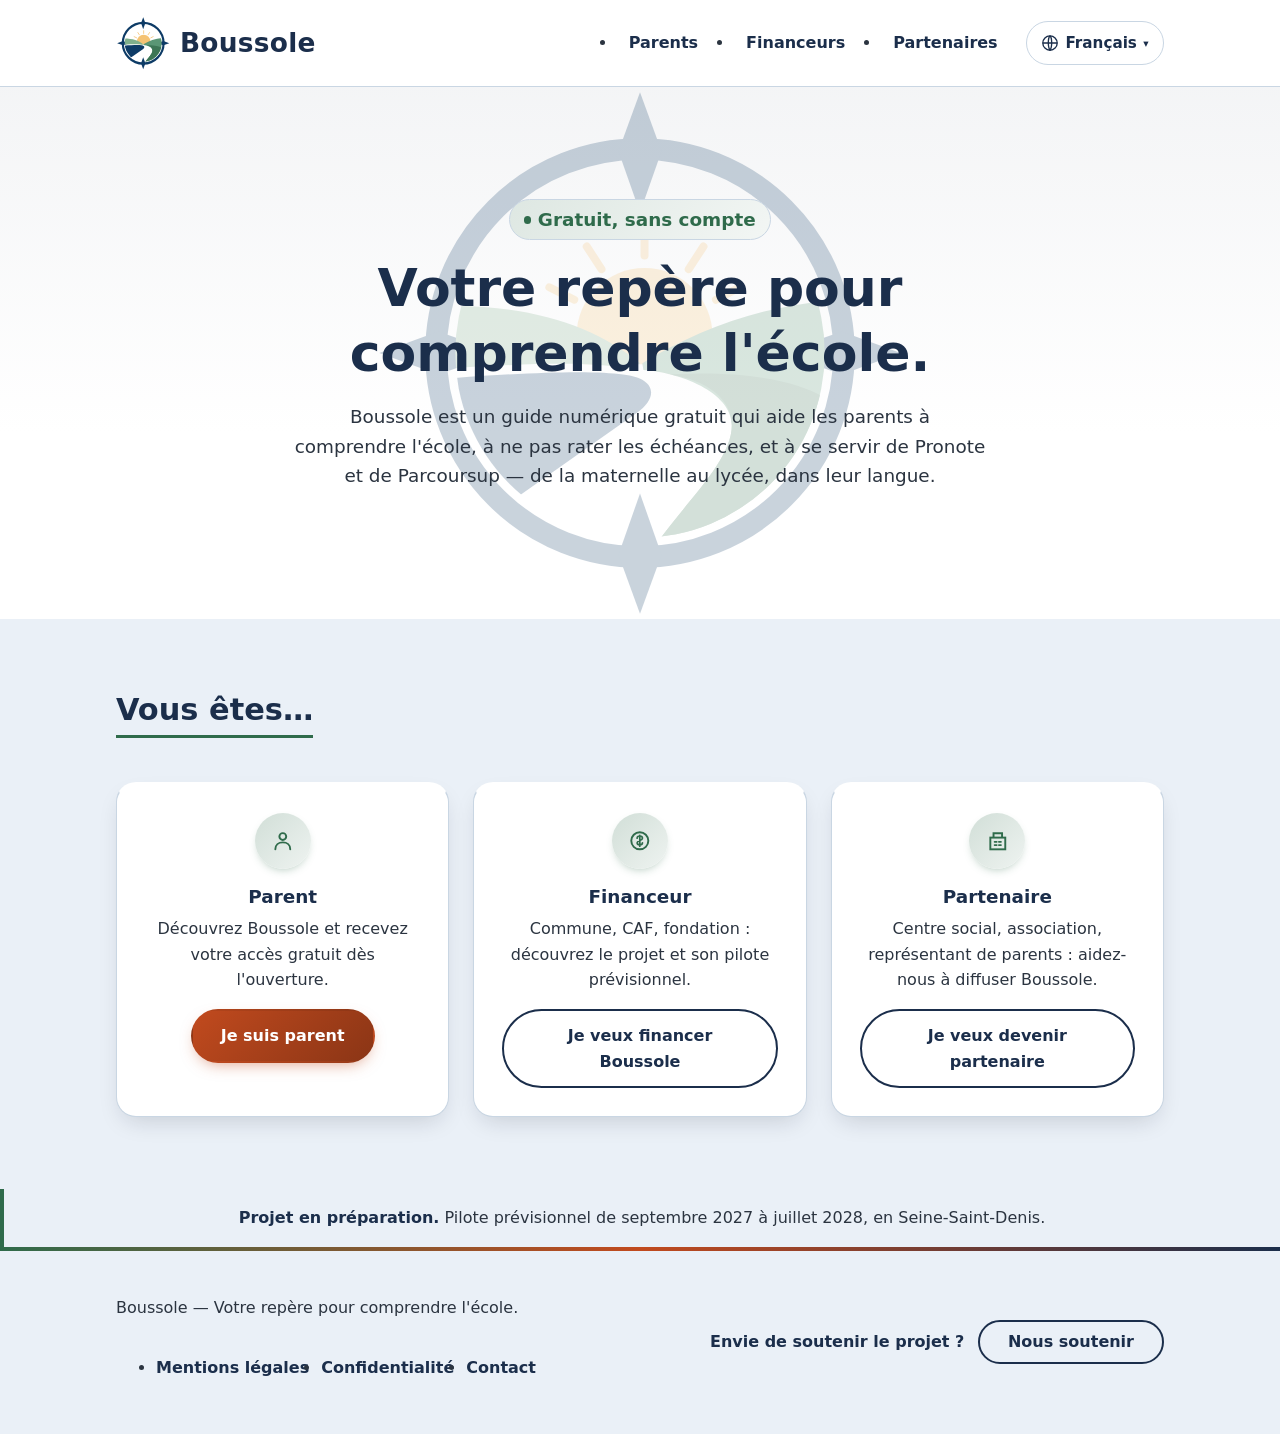
<file: index.html>
<!doctype html>
<html lang="fr">
<head>
  <meta charset="utf-8">
  <meta name="viewport" content="width=device-width, initial-scale=1">
  <title>Boussole — Votre repère pour comprendre l'école</title>
  <meta name="description" content="Boussole est un guide numérique gratuit qui aide les parents à comprendre l'école, à ne pas rater les échéances, et à se servir de Pronote et de Parcoursup. Projet associatif en préparation.">
  <link rel="icon" href="data:image/svg+xml,%3Csvg xmlns='http://www.w3.org/2000/svg' viewBox='0 0 48 48'%3E%3Cdefs%3E%3CclipPath id='d'%3E%3Ccircle cx='24' cy='24' r='16.3'/%3E%3C/clipPath%3E%3CclipPath id='s'%3E%3Crect x='0' y='0' width='48' height='25'/%3E%3C/clipPath%3E%3C/defs%3E%3Ccircle cx='24' cy='24' r='18' fill='none' stroke='%230D3B66' stroke-width='1.9'/%3E%3Cg fill='%230D3B66'%3E%3Cpolygon points='24,1 25.9,6.2 24,11.6 22.1,6.2'/%3E%3Cpolygon points='47,24 41.8,25.9 36.4,24 41.8,22.1'/%3E%3Cpolygon points='24,47 25.9,41.8 24,36.4 22.1,41.8'/%3E%3Cpolygon points='1,24 6.2,25.9 11.6,24 6.2,22.1'/%3E%3C/g%3E%3Cg clip-path='url(%23d)'%3E%3Cg clip-path='url(%23s)'%3E%3Ccircle cx='24.4' cy='22.5' r='6' fill='%23F5C374'/%3E%3C/g%3E%3Cg stroke='%23F5C374' stroke-width='0.7' stroke-linecap='round'%3E%3Cline x1='24.4' y1='15.4' x2='24.4' y2='13'/%3E%3Cline x1='28.3' y1='16.6' x2='29.6' y2='14.6'/%3E%3Cline x1='20.6' y1='16.6' x2='19.3' y2='14.6'/%3E%3Cline x1='30.7' y1='19.3' x2='32.8' y2='18.2'/%3E%3Cline x1='18.2' y1='19.3' x2='16' y2='18.2'/%3E%3C/g%3E%3Cpath fill='%237FAF8B' d='M5.1,19.9 C13.7,19.5 19.7,21.4 24,24.9 L23.1,25.4 C19.7,24.7 13.7,24.9 5.1,25.5 Z'/%3E%3Cpath fill='%230D3B66' d='M5.1,26.4 C13.7,25.7 19.7,25.5 22.5,25.9 C25.4,26.2 25.7,27.9 23.7,29.3 L12.9,36.9 L5.1,36.9 Z'/%3E%3Cpath fill='%235A9675' d='M24.2,24.9 C29.1,21.9 35.1,19.7 41.1,19.4 L41.1,44.6 L25.7,44.6 L25.7,40.5 C28.3,36.9 32.1,33.4 32.1,30.4 C32.1,27.4 27.4,25.7 24.3,25.5 Z'/%3E%3Cpath fill='%233D7656' d='M26.6,25.9 C33,25.5 38.6,26.4 41.1,28.5 L41.1,44.6 L25.7,44.6 L25.7,40.5 C28.3,36.9 32.1,33.4 32.1,30.4 C32.1,28.1 30,26.4 26.6,25.9 Z'/%3E%3C/g%3E%3C/svg%3E">
  <link rel="stylesheet" href="assets/css/style.css">
</head>
<body>
<a class="lien-evitement" href="#contenu">Aller au contenu</a>

<header class="entete">
  <div class="conteneur entete__interieur">
    <a class="logo" href="index.html">
      <svg viewBox="0 0 48 48" aria-hidden="true" focusable="false">
        <defs>
          <clipPath id="boussole-cadre"><circle cx="24" cy="24" r="16.3" /></clipPath>
          <clipPath id="boussole-cadre-ciel"><rect x="0" y="0" width="48" height="25" /></clipPath>
        </defs>
        <circle cx="24" cy="24" r="18" fill="none" stroke="#0D3B66" stroke-width="1.9" />
        <g fill="#0D3B66">
          <polygon points="24,1 25.9,6.2 24,11.6 22.1,6.2" />
          <polygon points="47,24 41.8,25.9 36.4,24 41.8,22.1" />
          <polygon points="24,47 25.9,41.8 24,36.4 22.1,41.8" />
          <polygon points="1,24 6.2,25.9 11.6,24 6.2,22.1" />
        </g>
        <g clip-path="url(#boussole-cadre)">
          <g clip-path="url(#boussole-cadre-ciel)">
            <circle cx="24.4" cy="22.5" r="6" fill="#F5C374" />
          </g>
          <g stroke="#F5C374" stroke-width="0.7" stroke-linecap="round">
            <line x1="24.4" y1="15.4" x2="24.4" y2="13" />
            <line x1="28.3" y1="16.6" x2="29.6" y2="14.6" />
            <line x1="20.6" y1="16.6" x2="19.3" y2="14.6" />
            <line x1="30.7" y1="19.3" x2="32.8" y2="18.2" />
            <line x1="18.2" y1="19.3" x2="16" y2="18.2" />
          </g>
          <path fill="#7FAF8B" d="M5.1,19.9 C13.7,19.5 19.7,21.4 24,24.9 L23.1,25.4 C19.7,24.7 13.7,24.9 5.1,25.5 Z" />
          <path fill="#0D3B66" d="M5.1,26.4 C13.7,25.7 19.7,25.5 22.5,25.9 C25.4,26.2 25.7,27.9 23.7,29.3 L12.9,36.9 L5.1,36.9 Z" />
          <path fill="#5A9675" d="M24.2,24.9 C29.1,21.9 35.1,19.7 41.1,19.4 L41.1,44.6 L25.7,44.6 L25.7,40.5 C28.3,36.9 32.1,33.4 32.1,30.4 C32.1,27.4 27.4,25.7 24.3,25.5 Z" />
          <path fill="#3D7656" d="M26.6,25.9 C33,25.5 38.6,26.4 41.1,28.5 L41.1,44.6 L25.7,44.6 L25.7,40.5 C28.3,36.9 32.1,33.4 32.1,30.4 C32.1,28.1 30,26.4 26.6,25.9 Z" />
        </g>
      </svg>
      <span>Boussole</span>
    </a>
    <div class="entete__droite">
      <nav class="nav-principale" aria-label="Navigation principale">
        <ul>
          <li><a href="parents.html">Parents</a></li>
          <li><a href="financeurs.html">Financeurs</a></li>
          <li><a href="partenaires.html">Partenaires</a></li>
        </ul>
      </nav>
      <!-- Sélecteur de langue : démonstration uniquement. Il montre l'intention de
           traduire le site plus tard, mais ne traduit rien pour l'instant : seule
           l'application Boussole sera réellement multilingue dès son lancement. -->
      <details class="selecteur-langue">
        <summary class="selecteur-langue__bouton">
          <svg aria-hidden="true" focusable="false" viewBox="0 0 20 20" width="18" height="18">
            <circle cx="10" cy="10" r="8" fill="none" stroke="currentColor" stroke-width="1.5" />
            <path d="M2 10h16M10 2c2.5 2.5 2.5 13 0 16M10 2c-2.5 2.5-2.5 13 0 16" fill="none" stroke="currentColor" stroke-width="1.5" />
          </svg>
          <span>Français</span>
        </summary>
        <div class="selecteur-langue__panneau">
          <ul class="selecteur-langue__liste">
            <li><strong>Français</strong><span class="badge">Langue actuelle</span></li>
            <li>English — anglais<span class="badge">Bientôt</span></li>
            <li>العربية — arabe maghrébin<span class="badge">Bientôt</span></li>
            <li>Bamanankan — bambara<span class="badge">Bientôt</span></li>
            <li>Português — portugais<span class="badge">Bientôt</span></li>
            <li>Türkçe — turc<span class="badge">Bientôt</span></li>
          </ul>
          <p class="selecteur-langue__note">Démonstration : la traduction du site n'est pas encore activée. L'application Boussole, elle, sera disponible en plusieurs langues dès son lancement.</p>
        </div>
      </details>
    </div>
  </div>
</header>

<main id="contenu">
  <section class="section hero hero--centree">
    <svg class="hero__boussole hero__boussole--logo" viewBox="0 0 48 48" aria-hidden="true" focusable="false">
      <defs>
        <clipPath id="hero-disque"><circle cx="24" cy="24" r="16.3" /></clipPath>
        <clipPath id="hero-ciel"><rect x="0" y="0" width="48" height="25" /></clipPath>
      </defs>
      <circle cx="24" cy="24" r="18" fill="none" stroke="#0D3B66" stroke-width="1.9" />
      <g fill="#0D3B66">
        <polygon points="24,1 25.9,6.2 24,11.6 22.1,6.2" />
        <polygon points="47,24 41.8,25.9 36.4,24 41.8,22.1" />
        <polygon points="24,47 25.9,41.8 24,36.4 22.1,41.8" />
        <polygon points="1,24 6.2,25.9 11.6,24 6.2,22.1" />
      </g>
      <g clip-path="url(#hero-disque)">
        <g clip-path="url(#hero-ciel)">
          <circle cx="24.4" cy="22.5" r="6" fill="#F5C374" />
        </g>
        <g stroke="#F5C374" stroke-width="0.7" stroke-linecap="round">
          <line x1="24.4" y1="15.4" x2="24.4" y2="13" />
          <line x1="28.3" y1="16.6" x2="29.6" y2="14.6" />
          <line x1="20.6" y1="16.6" x2="19.3" y2="14.6" />
          <line x1="30.7" y1="19.3" x2="32.8" y2="18.2" />
          <line x1="18.2" y1="19.3" x2="16" y2="18.2" />
        </g>
        <path fill="#7FAF8B" d="M5.1,19.9 C13.7,19.5 19.7,21.4 24,24.9 L23.1,25.4 C19.7,24.7 13.7,24.9 5.1,25.5 Z" />
        <path fill="#0D3B66" d="M5.1,26.4 C13.7,25.7 19.7,25.5 22.5,25.9 C25.4,26.2 25.7,27.9 23.7,29.3 L12.9,36.9 L5.1,36.9 Z" />
        <path fill="#5A9675" d="M24.2,24.9 C29.1,21.9 35.1,19.7 41.1,19.4 L41.1,44.6 L25.7,44.6 L25.7,40.5 C28.3,36.9 32.1,33.4 32.1,30.4 C32.1,27.4 27.4,25.7 24.3,25.5 Z" />
        <path fill="#3D7656" d="M26.6,25.9 C33,25.5 38.6,26.4 41.1,28.5 L41.1,44.6 L25.7,44.6 L25.7,40.5 C28.3,36.9 32.1,33.4 32.1,30.4 C32.1,28.1 30,26.4 26.6,25.9 Z" />
      </g>
    </svg>
    <div class="conteneur">
      <p class="badge">Gratuit, sans compte</p>
      <h1>Votre repère pour comprendre l'école.</h1>
      <p>Boussole est un guide numérique gratuit qui aide les parents à comprendre l'école, à ne pas rater les échéances, et à se servir de Pronote et de Parcoursup — de la maternelle au lycée, dans leur langue.</p>
    </div>
  </section>

  <section class="section section--douce">
    <div class="conteneur">
      <div class="section__entete">
        <h2>Vous êtes…</h2>
      </div>
      <ul class="grille">
        <li class="carte carte--engagement">
          <span class="icone-engagement" aria-hidden="true">
            <svg viewBox="0 0 24 24" focusable="false">
              <circle cx="12" cy="8" r="3.2" fill="none" stroke="currentColor" stroke-width="1.8" />
              <path d="M5 20c0-4 3-6.5 7-6.5s7 2.5 7 6.5" fill="none" stroke="currentColor" stroke-width="1.8" stroke-linecap="round" />
            </svg>
          </span>
          <h3>Parent</h3>
          <p>Découvrez Boussole et recevez votre accès gratuit dès l'ouverture.</p>
          <a class="bouton bouton--principal" href="parents.html">Je suis parent</a>
        </li>
        <li class="carte carte--engagement">
          <span class="icone-engagement" aria-hidden="true">
            <svg viewBox="0 0 24 24" focusable="false">
              <circle cx="12" cy="12" r="8" fill="none" stroke="currentColor" stroke-width="1.8" />
              <path d="M12 7v10M9.5 9.5c0-1.2 1-2 2.5-2s2.5.8 2.5 2c0 1.2-1 1.6-2.5 2.2-1.5.6-2.5 1-2.5 2.2 0 1.2 1 2 2.5 2s2.5-.8 2.5-2" fill="none" stroke="currentColor" stroke-width="1.6" stroke-linecap="round" />
            </svg>
          </span>
          <h3>Financeur</h3>
          <p>Commune, CAF, fondation : découvrez le projet et son pilote prévisionnel.</p>
          <a class="bouton bouton--secondaire" href="financeurs.html">Je veux financer Boussole</a>
        </li>
        <li class="carte carte--engagement">
          <span class="icone-engagement" aria-hidden="true">
            <svg viewBox="0 0 24 24" focusable="false">
              <rect x="5" y="9" width="14" height="11" fill="none" stroke="currentColor" stroke-width="1.8" />
              <path d="M8 9V5h8v4" fill="none" stroke="currentColor" stroke-width="1.8" />
              <path d="M9 13h2M13 13h2M9 16h2M13 16h2" stroke="currentColor" stroke-width="1.6" stroke-linecap="round" />
            </svg>
          </span>
          <h3>Partenaire</h3>
          <p>Centre social, association, représentant de parents : aidez-nous à diffuser Boussole.</p>
          <a class="bouton bouton--secondaire" href="partenaires.html">Je veux devenir partenaire</a>
        </li>
      </ul>
    </div>
  </section>

  <div class="bandeau">
    <p class="conteneur"><strong>Projet en préparation.</strong> Pilote prévisionnel de septembre 2027 à juillet 2028, en Seine-Saint-Denis.</p>
  </div>
</main>

<footer class="pied">
  <div class="conteneur pied__interieur">
    <div class="pied__bloc">
      <p>Boussole — Votre repère pour comprendre l'école.</p>
      <nav aria-label="Pied de page">
        <ul>
          <li><a href="mentions-legales.html">Mentions légales</a></li>
          <li><a href="confidentialite.html">Confidentialité</a></li>
          <li><a href="mailto:[À COMPLÉTER]">Contact</a></li> <!-- À COMPLÉTER : adresse e-mail officielle de l'association -->
        </ul>
      </nav>
    </div>
    <div class="pied__soutenir">
      <p>Envie de soutenir le projet ?</p>
      <a class="bouton bouton--secondaire" href="financeurs.html">Nous soutenir</a>
    </div>
  </div>
</footer>

<script src="assets/js/main.js" defer></script>
</body>
</html>
</file>
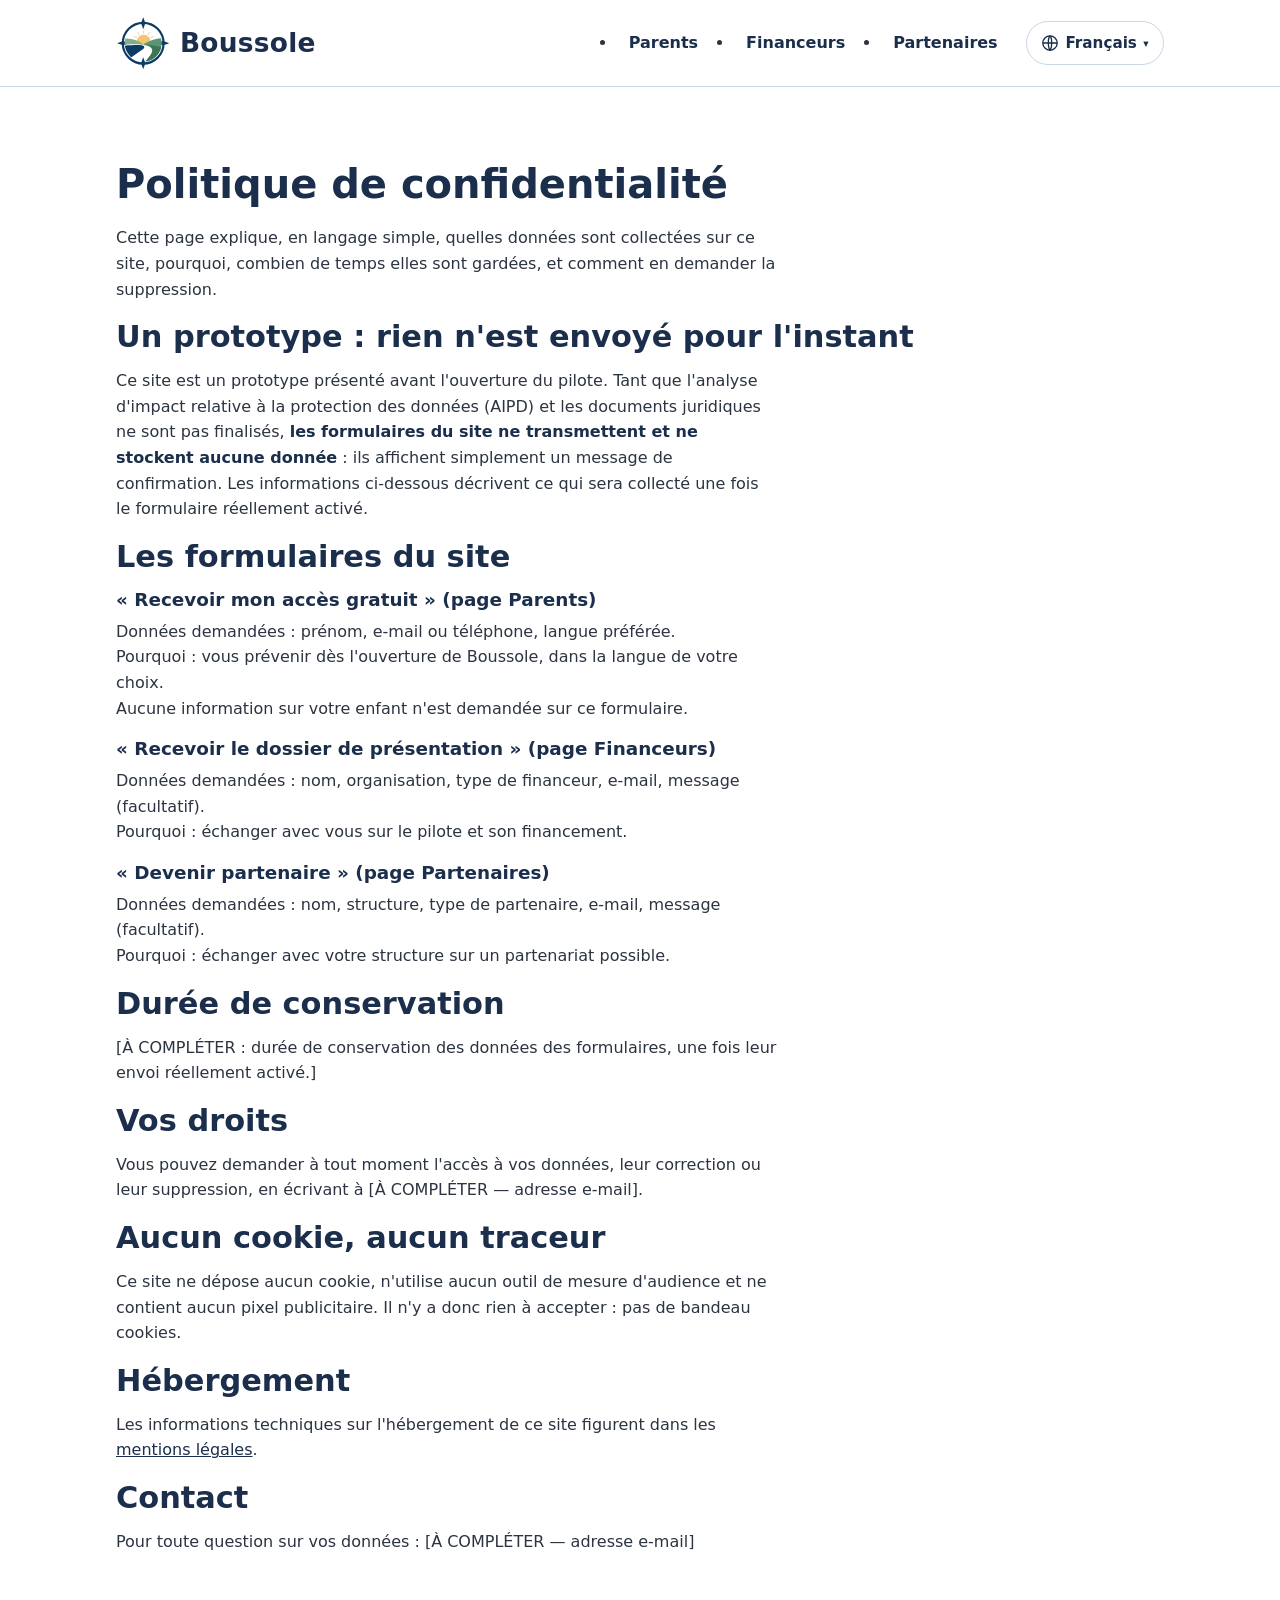
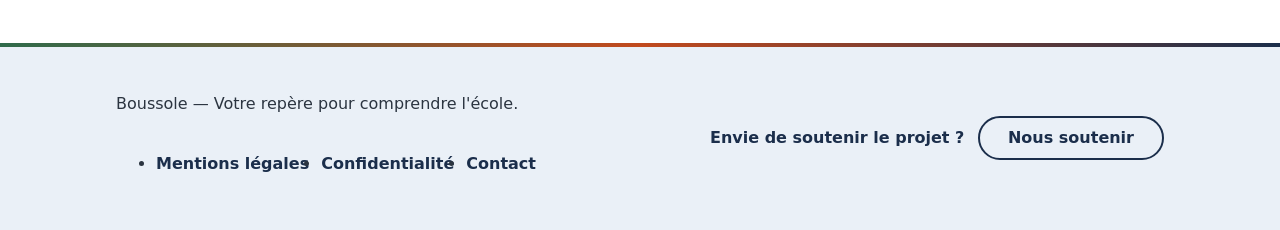
<file: confidentialite.html>
<!doctype html>
<html lang="fr">
<head>
  <meta charset="utf-8">
  <meta name="viewport" content="width=device-width, initial-scale=1">
  <title>Confidentialité — Boussole</title>
  <meta name="description" content="Politique de confidentialité du site Boussole : données collectées par les formulaires, durée de conservation, vos droits. Aucun cookie, aucun traceur.">
  <link rel="icon" href="data:image/svg+xml,%3Csvg xmlns='http://www.w3.org/2000/svg' viewBox='0 0 48 48'%3E%3Cdefs%3E%3CclipPath id='d'%3E%3Ccircle cx='24' cy='24' r='16.3'/%3E%3C/clipPath%3E%3CclipPath id='s'%3E%3Crect x='0' y='0' width='48' height='25'/%3E%3C/clipPath%3E%3C/defs%3E%3Ccircle cx='24' cy='24' r='18' fill='none' stroke='%230D3B66' stroke-width='1.9'/%3E%3Cg fill='%230D3B66'%3E%3Cpolygon points='24,1 25.9,6.2 24,11.6 22.1,6.2'/%3E%3Cpolygon points='47,24 41.8,25.9 36.4,24 41.8,22.1'/%3E%3Cpolygon points='24,47 25.9,41.8 24,36.4 22.1,41.8'/%3E%3Cpolygon points='1,24 6.2,25.9 11.6,24 6.2,22.1'/%3E%3C/g%3E%3Cg clip-path='url(%23d)'%3E%3Cg clip-path='url(%23s)'%3E%3Ccircle cx='24.4' cy='22.5' r='6' fill='%23F5C374'/%3E%3C/g%3E%3Cg stroke='%23F5C374' stroke-width='0.7' stroke-linecap='round'%3E%3Cline x1='24.4' y1='15.4' x2='24.4' y2='13'/%3E%3Cline x1='28.3' y1='16.6' x2='29.6' y2='14.6'/%3E%3Cline x1='20.6' y1='16.6' x2='19.3' y2='14.6'/%3E%3Cline x1='30.7' y1='19.3' x2='32.8' y2='18.2'/%3E%3Cline x1='18.2' y1='19.3' x2='16' y2='18.2'/%3E%3C/g%3E%3Cpath fill='%237FAF8B' d='M5.1,19.9 C13.7,19.5 19.7,21.4 24,24.9 L23.1,25.4 C19.7,24.7 13.7,24.9 5.1,25.5 Z'/%3E%3Cpath fill='%230D3B66' d='M5.1,26.4 C13.7,25.7 19.7,25.5 22.5,25.9 C25.4,26.2 25.7,27.9 23.7,29.3 L12.9,36.9 L5.1,36.9 Z'/%3E%3Cpath fill='%235A9675' d='M24.2,24.9 C29.1,21.9 35.1,19.7 41.1,19.4 L41.1,44.6 L25.7,44.6 L25.7,40.5 C28.3,36.9 32.1,33.4 32.1,30.4 C32.1,27.4 27.4,25.7 24.3,25.5 Z'/%3E%3Cpath fill='%233D7656' d='M26.6,25.9 C33,25.5 38.6,26.4 41.1,28.5 L41.1,44.6 L25.7,44.6 L25.7,40.5 C28.3,36.9 32.1,33.4 32.1,30.4 C32.1,28.1 30,26.4 26.6,25.9 Z'/%3E%3C/g%3E%3C/svg%3E">
  <link rel="stylesheet" href="assets/css/style.css">
</head>
<body>
<a class="lien-evitement" href="#contenu">Aller au contenu</a>

<header class="entete">
  <div class="conteneur entete__interieur">
    <a class="logo" href="index.html">
      <svg viewBox="0 0 48 48" aria-hidden="true" focusable="false">
        <defs>
          <clipPath id="boussole-cadre"><circle cx="24" cy="24" r="16.3" /></clipPath>
          <clipPath id="boussole-cadre-ciel"><rect x="0" y="0" width="48" height="25" /></clipPath>
        </defs>
        <circle cx="24" cy="24" r="18" fill="none" stroke="#0D3B66" stroke-width="1.9" />
        <g fill="#0D3B66">
          <polygon points="24,1 25.9,6.2 24,11.6 22.1,6.2" />
          <polygon points="47,24 41.8,25.9 36.4,24 41.8,22.1" />
          <polygon points="24,47 25.9,41.8 24,36.4 22.1,41.8" />
          <polygon points="1,24 6.2,25.9 11.6,24 6.2,22.1" />
        </g>
        <g clip-path="url(#boussole-cadre)">
          <g clip-path="url(#boussole-cadre-ciel)">
            <circle cx="24.4" cy="22.5" r="6" fill="#F5C374" />
          </g>
          <g stroke="#F5C374" stroke-width="0.7" stroke-linecap="round">
            <line x1="24.4" y1="15.4" x2="24.4" y2="13" />
            <line x1="28.3" y1="16.6" x2="29.6" y2="14.6" />
            <line x1="20.6" y1="16.6" x2="19.3" y2="14.6" />
            <line x1="30.7" y1="19.3" x2="32.8" y2="18.2" />
            <line x1="18.2" y1="19.3" x2="16" y2="18.2" />
          </g>
          <path fill="#7FAF8B" d="M5.1,19.9 C13.7,19.5 19.7,21.4 24,24.9 L23.1,25.4 C19.7,24.7 13.7,24.9 5.1,25.5 Z" />
          <path fill="#0D3B66" d="M5.1,26.4 C13.7,25.7 19.7,25.5 22.5,25.9 C25.4,26.2 25.7,27.9 23.7,29.3 L12.9,36.9 L5.1,36.9 Z" />
          <path fill="#5A9675" d="M24.2,24.9 C29.1,21.9 35.1,19.7 41.1,19.4 L41.1,44.6 L25.7,44.6 L25.7,40.5 C28.3,36.9 32.1,33.4 32.1,30.4 C32.1,27.4 27.4,25.7 24.3,25.5 Z" />
          <path fill="#3D7656" d="M26.6,25.9 C33,25.5 38.6,26.4 41.1,28.5 L41.1,44.6 L25.7,44.6 L25.7,40.5 C28.3,36.9 32.1,33.4 32.1,30.4 C32.1,28.1 30,26.4 26.6,25.9 Z" />
        </g>
      </svg>
      <span>Boussole</span>
    </a>
    <div class="entete__droite">
      <nav class="nav-principale" aria-label="Navigation principale">
        <ul>
          <li><a href="parents.html">Parents</a></li>
          <li><a href="financeurs.html">Financeurs</a></li>
          <li><a href="partenaires.html">Partenaires</a></li>
        </ul>
      </nav>
      <!-- Sélecteur de langue : démonstration uniquement. Il montre l'intention de
           traduire le site plus tard, mais ne traduit rien pour l'instant : seule
           l'application Boussole sera réellement multilingue dès son lancement. -->
      <details class="selecteur-langue">
        <summary class="selecteur-langue__bouton">
          <svg aria-hidden="true" focusable="false" viewBox="0 0 20 20" width="18" height="18">
            <circle cx="10" cy="10" r="8" fill="none" stroke="currentColor" stroke-width="1.5" />
            <path d="M2 10h16M10 2c2.5 2.5 2.5 13 0 16M10 2c-2.5 2.5-2.5 13 0 16" fill="none" stroke="currentColor" stroke-width="1.5" />
          </svg>
          <span>Français</span>
        </summary>
        <div class="selecteur-langue__panneau">
          <ul class="selecteur-langue__liste">
            <li><strong>Français</strong><span class="badge">Langue actuelle</span></li>
            <li>English — anglais<span class="badge">Bientôt</span></li>
            <li>العربية — arabe maghrébin<span class="badge">Bientôt</span></li>
            <li>Bamanankan — bambara<span class="badge">Bientôt</span></li>
            <li>Português — portugais<span class="badge">Bientôt</span></li>
            <li>Türkçe — turc<span class="badge">Bientôt</span></li>
          </ul>
          <p class="selecteur-langue__note">Démonstration : la traduction du site n'est pas encore activée. L'application Boussole, elle, sera disponible en plusieurs langues dès son lancement.</p>
        </div>
      </details>
    </div>
  </div>
</header>

<main id="contenu">
  <section class="section">
    <div class="conteneur">
      <h1>Politique de confidentialité</h1>
      <p>Cette page explique, en langage simple, quelles données sont collectées sur ce site, pourquoi, combien de temps elles sont gardées, et comment en demander la suppression.</p>

      <h2>Un prototype : rien n'est envoyé pour l'instant</h2>
      <p>Ce site est un prototype présenté avant l'ouverture du pilote. Tant que l'analyse d'impact relative à la protection des données (AIPD) et les documents juridiques ne sont pas finalisés, <strong>les formulaires du site ne transmettent et ne stockent aucune donnée</strong> : ils affichent simplement un message de confirmation. Les informations ci-dessous décrivent ce qui sera collecté une fois le formulaire réellement activé.</p>

      <h2>Les formulaires du site</h2>

      <h3>« Recevoir mon accès gratuit » (page Parents)</h3>
      <p>
        Données demandées : prénom, e-mail ou téléphone, langue préférée.<br>
        Pourquoi : vous prévenir dès l'ouverture de Boussole, dans la langue de votre choix.<br>
        Aucune information sur votre enfant n'est demandée sur ce formulaire.
      </p>

      <h3>« Recevoir le dossier de présentation » (page Financeurs)</h3>
      <p>
        Données demandées : nom, organisation, type de financeur, e-mail, message (facultatif).<br>
        Pourquoi : échanger avec vous sur le pilote et son financement.
      </p>

      <h3>« Devenir partenaire » (page Partenaires)</h3>
      <p>
        Données demandées : nom, structure, type de partenaire, e-mail, message (facultatif).<br>
        Pourquoi : échanger avec votre structure sur un partenariat possible.
      </p>

      <h2>Durée de conservation</h2>
      <p>[À COMPLÉTER : durée de conservation des données des formulaires, une fois leur envoi réellement activé.]</p>

      <h2>Vos droits</h2>
      <p>Vous pouvez demander à tout moment l'accès à vos données, leur correction ou leur suppression, en écrivant à [À COMPLÉTER — adresse e-mail].</p>

      <h2>Aucun cookie, aucun traceur</h2>
      <p>Ce site ne dépose aucun cookie, n'utilise aucun outil de mesure d'audience et ne contient aucun pixel publicitaire. Il n'y a donc rien à accepter : pas de bandeau cookies.</p>

      <h2>Hébergement</h2>
      <p>Les informations techniques sur l'hébergement de ce site figurent dans les <a href="mentions-legales.html">mentions légales</a>.</p>

      <h2>Contact</h2>
      <p>Pour toute question sur vos données : [À COMPLÉTER — adresse e-mail]</p>
    </div>
  </section>
</main>

<footer class="pied">
  <div class="conteneur pied__interieur">
    <div class="pied__bloc">
      <p>Boussole — Votre repère pour comprendre l'école.</p>
      <nav aria-label="Pied de page">
        <ul>
          <li><a href="mentions-legales.html">Mentions légales</a></li>
          <li><a href="confidentialite.html" aria-current="page">Confidentialité</a></li>
          <li><a href="mailto:[À COMPLÉTER]">Contact</a></li> <!-- À COMPLÉTER : adresse e-mail officielle de l'association -->
        </ul>
      </nav>
    </div>
    <div class="pied__soutenir">
      <p>Envie de soutenir le projet ?</p>
      <a class="bouton bouton--secondaire" href="financeurs.html">Nous soutenir</a>
    </div>
  </div>
</footer>

<script src="assets/js/main.js" defer></script>
</body>
</html>
</file>
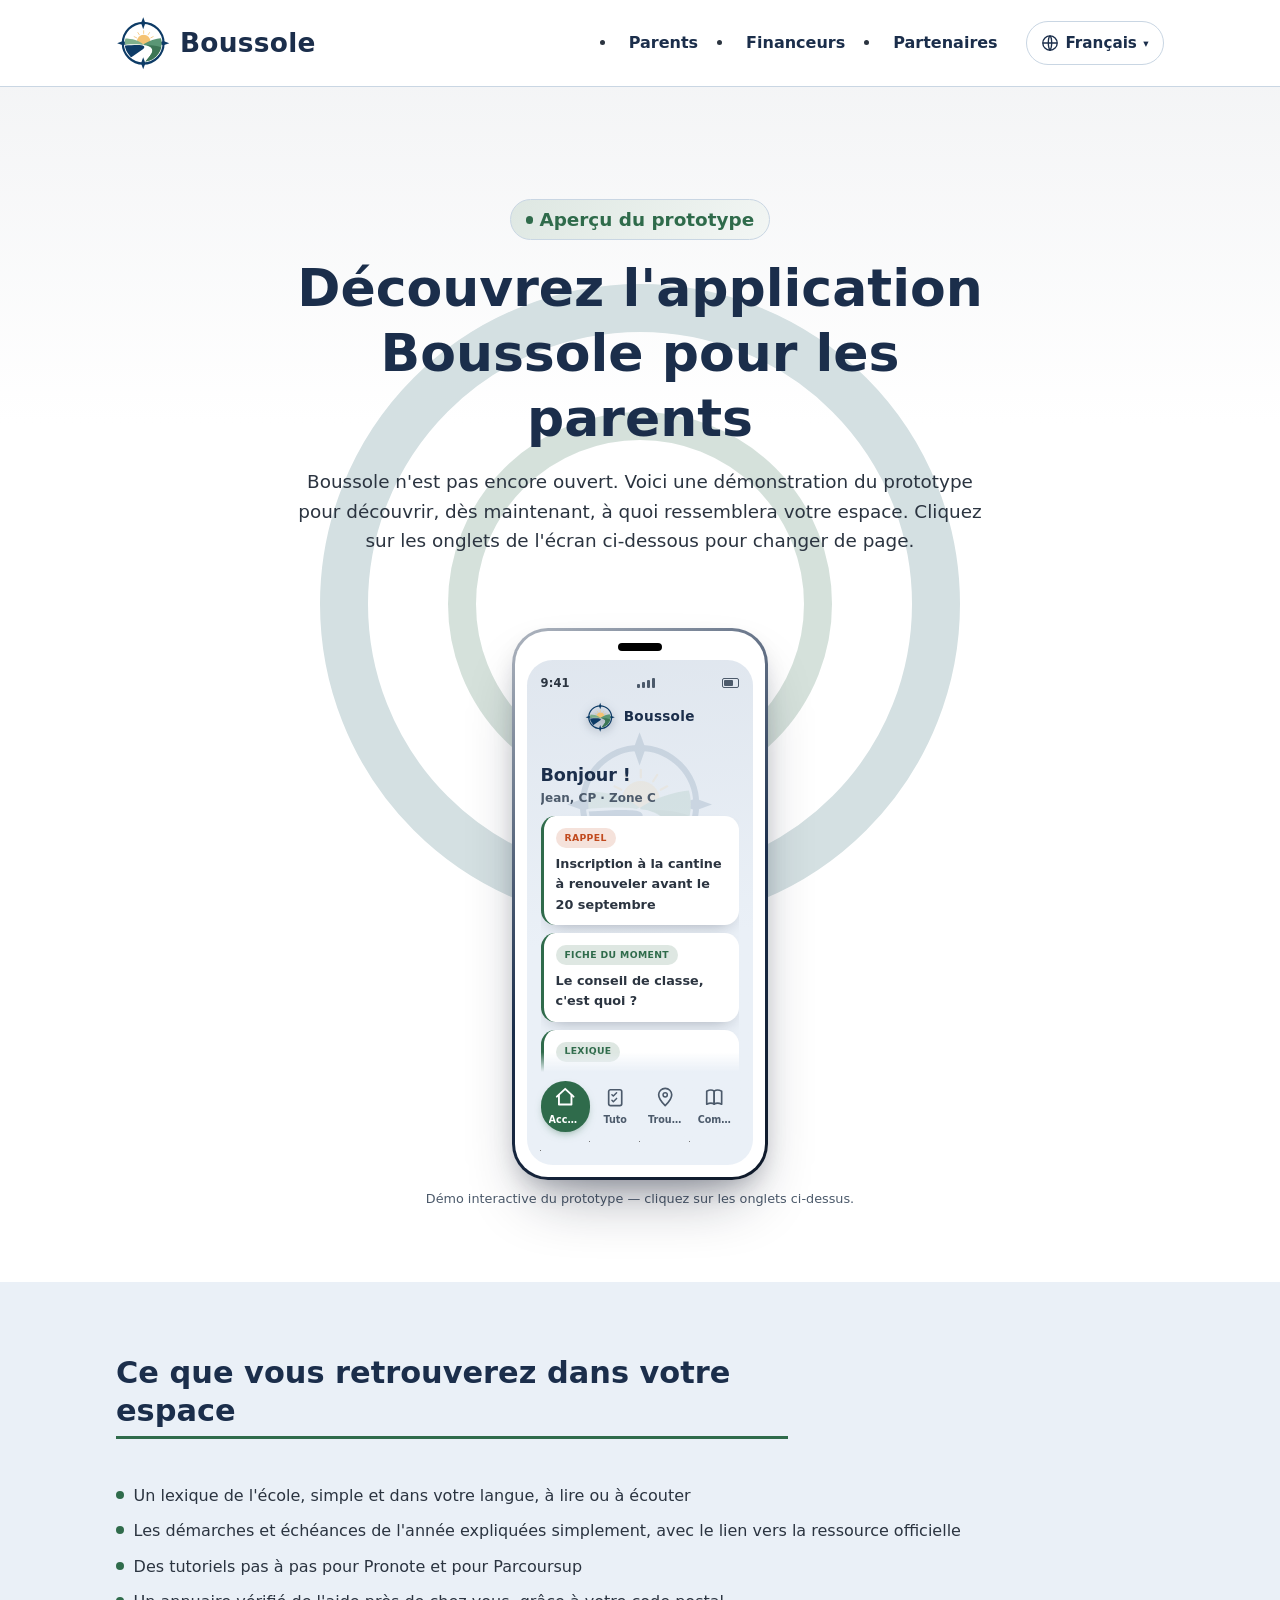
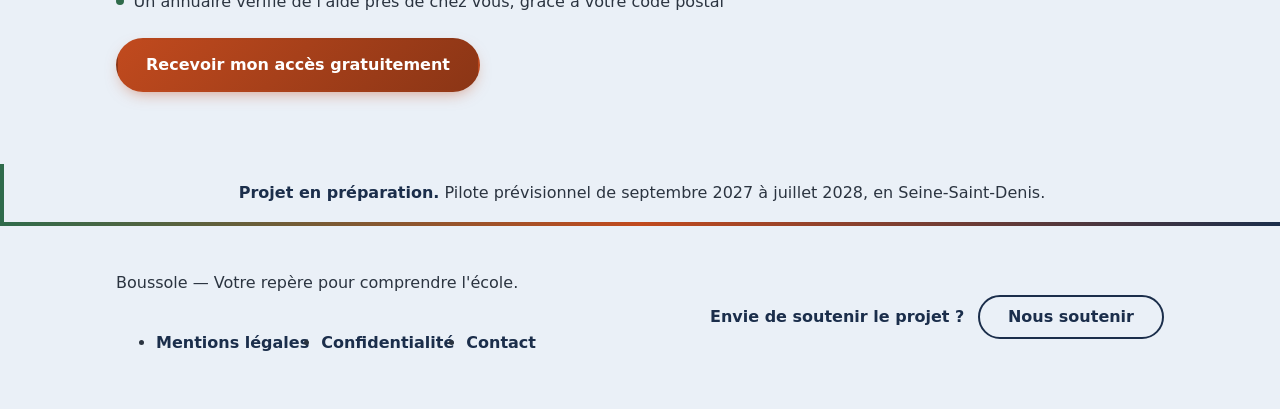
<file: demo.html>
<!doctype html>
<html lang="fr">
<head>
  <meta charset="utf-8">
  <meta name="viewport" content="width=device-width, initial-scale=1">
  <title>Découvrir l'application — Boussole</title>
  <meta name="description" content="Démonstration interactive du prototype Boussole : explorez l'accueil, le lexique de l'école, les tutoriels Pronote et Parcoursup, et l'annuaire d'aide près de chez vous. Boussole n'est pas encore ouvert.">
  <link rel="icon" href="data:image/svg+xml,%3Csvg xmlns='http://www.w3.org/2000/svg' viewBox='0 0 48 48'%3E%3Cdefs%3E%3CclipPath id='d'%3E%3Ccircle cx='24' cy='24' r='16.3'/%3E%3C/clipPath%3E%3CclipPath id='s'%3E%3Crect x='0' y='0' width='48' height='25'/%3E%3C/clipPath%3E%3C/defs%3E%3Ccircle cx='24' cy='24' r='18' fill='none' stroke='%230D3B66' stroke-width='1.9'/%3E%3Cg fill='%230D3B66'%3E%3Cpolygon points='24,1 25.9,6.2 24,11.6 22.1,6.2'/%3E%3Cpolygon points='47,24 41.8,25.9 36.4,24 41.8,22.1'/%3E%3Cpolygon points='24,47 25.9,41.8 24,36.4 22.1,41.8'/%3E%3Cpolygon points='1,24 6.2,25.9 11.6,24 6.2,22.1'/%3E%3C/g%3E%3Cg clip-path='url(%23d)'%3E%3Cg clip-path='url(%23s)'%3E%3Ccircle cx='24.4' cy='22.5' r='6' fill='%23F5C374'/%3E%3C/g%3E%3Cg stroke='%23F5C374' stroke-width='0.7' stroke-linecap='round'%3E%3Cline x1='24.4' y1='15.4' x2='24.4' y2='13'/%3E%3Cline x1='28.3' y1='16.6' x2='29.6' y2='14.6'/%3E%3Cline x1='20.6' y1='16.6' x2='19.3' y2='14.6'/%3E%3Cline x1='30.7' y1='19.3' x2='32.8' y2='18.2'/%3E%3Cline x1='18.2' y1='19.3' x2='16' y2='18.2'/%3E%3C/g%3E%3Cpath fill='%237FAF8B' d='M5.1,19.9 C13.7,19.5 19.7,21.4 24,24.9 L23.1,25.4 C19.7,24.7 13.7,24.9 5.1,25.5 Z'/%3E%3Cpath fill='%230D3B66' d='M5.1,26.4 C13.7,25.7 19.7,25.5 22.5,25.9 C25.4,26.2 25.7,27.9 23.7,29.3 L12.9,36.9 L5.1,36.9 Z'/%3E%3Cpath fill='%235A9675' d='M24.2,24.9 C29.1,21.9 35.1,19.7 41.1,19.4 L41.1,44.6 L25.7,44.6 L25.7,40.5 C28.3,36.9 32.1,33.4 32.1,30.4 C32.1,27.4 27.4,25.7 24.3,25.5 Z'/%3E%3Cpath fill='%233D7656' d='M26.6,25.9 C33,25.5 38.6,26.4 41.1,28.5 L41.1,44.6 L25.7,44.6 L25.7,40.5 C28.3,36.9 32.1,33.4 32.1,30.4 C32.1,28.1 30,26.4 26.6,25.9 Z'/%3E%3C/g%3E%3C/svg%3E">
  <link rel="stylesheet" href="assets/css/style.css">
</head>
<body>
<a class="lien-evitement" href="#contenu">Aller au contenu</a>

<header class="entete">
  <div class="conteneur entete__interieur">
    <a class="logo" href="index.html">
      <svg viewBox="0 0 48 48" aria-hidden="true" focusable="false">
        <defs>
          <clipPath id="boussole-cadre"><circle cx="24" cy="24" r="16.3" /></clipPath>
          <clipPath id="boussole-cadre-ciel"><rect x="0" y="0" width="48" height="25" /></clipPath>
        </defs>
        <circle cx="24" cy="24" r="18" fill="none" stroke="#0D3B66" stroke-width="1.9" />
        <g fill="#0D3B66">
          <polygon points="24,1 25.9,6.2 24,11.6 22.1,6.2" />
          <polygon points="47,24 41.8,25.9 36.4,24 41.8,22.1" />
          <polygon points="24,47 25.9,41.8 24,36.4 22.1,41.8" />
          <polygon points="1,24 6.2,25.9 11.6,24 6.2,22.1" />
        </g>
        <g clip-path="url(#boussole-cadre)">
          <g clip-path="url(#boussole-cadre-ciel)">
            <circle cx="24.4" cy="22.5" r="6" fill="#F5C374" />
          </g>
          <g stroke="#F5C374" stroke-width="0.7" stroke-linecap="round">
            <line x1="24.4" y1="15.4" x2="24.4" y2="13" />
            <line x1="28.3" y1="16.6" x2="29.6" y2="14.6" />
            <line x1="20.6" y1="16.6" x2="19.3" y2="14.6" />
            <line x1="30.7" y1="19.3" x2="32.8" y2="18.2" />
            <line x1="18.2" y1="19.3" x2="16" y2="18.2" />
          </g>
          <path fill="#7FAF8B" d="M5.1,19.9 C13.7,19.5 19.7,21.4 24,24.9 L23.1,25.4 C19.7,24.7 13.7,24.9 5.1,25.5 Z" />
          <path fill="#0D3B66" d="M5.1,26.4 C13.7,25.7 19.7,25.5 22.5,25.9 C25.4,26.2 25.7,27.9 23.7,29.3 L12.9,36.9 L5.1,36.9 Z" />
          <path fill="#5A9675" d="M24.2,24.9 C29.1,21.9 35.1,19.7 41.1,19.4 L41.1,44.6 L25.7,44.6 L25.7,40.5 C28.3,36.9 32.1,33.4 32.1,30.4 C32.1,27.4 27.4,25.7 24.3,25.5 Z" />
          <path fill="#3D7656" d="M26.6,25.9 C33,25.5 38.6,26.4 41.1,28.5 L41.1,44.6 L25.7,44.6 L25.7,40.5 C28.3,36.9 32.1,33.4 32.1,30.4 C32.1,28.1 30,26.4 26.6,25.9 Z" />
        </g>
      </svg>
      <span>Boussole</span>
    </a>
    <div class="entete__droite">
      <nav class="nav-principale" aria-label="Navigation principale">
        <ul>
          <li><a href="parents.html">Parents</a></li>
          <li><a href="financeurs.html">Financeurs</a></li>
          <li><a href="partenaires.html">Partenaires</a></li>
        </ul>
      </nav>
      <!-- Sélecteur de langue : démonstration uniquement. Il montre l'intention de
           traduire le site plus tard, mais ne traduit rien pour l'instant : seule
           l'application Boussole sera réellement multilingue dès son lancement. -->
      <details class="selecteur-langue">
        <summary class="selecteur-langue__bouton">
          <svg aria-hidden="true" focusable="false" viewBox="0 0 20 20" width="18" height="18">
            <circle cx="10" cy="10" r="8" fill="none" stroke="currentColor" stroke-width="1.5" />
            <path d="M2 10h16M10 2c2.5 2.5 2.5 13 0 16M10 2c-2.5 2.5-2.5 13 0 16" fill="none" stroke="currentColor" stroke-width="1.5" />
          </svg>
          <span>Français</span>
        </summary>
        <div class="selecteur-langue__panneau">
          <ul class="selecteur-langue__liste">
            <li><strong>Français</strong><span class="badge">Langue actuelle</span></li>
            <li>English — anglais<span class="badge">Bientôt</span></li>
            <li>العربية — arabe maghrébin<span class="badge">Bientôt</span></li>
            <li>Bamanankan — bambara<span class="badge">Bientôt</span></li>
            <li>Português — portugais<span class="badge">Bientôt</span></li>
            <li>Türkçe — turc<span class="badge">Bientôt</span></li>
          </ul>
          <p class="selecteur-langue__note">Démonstration : la traduction du site n'est pas encore activée. L'application Boussole, elle, sera disponible en plusieurs langues dès son lancement.</p>
        </div>
      </details>
    </div>
  </div>
</header>

<main id="contenu">
  <section class="section hero hero--centree hero--demo">
    <div class="conteneur">
      <p class="badge">Aperçu du prototype</p>
      <h1>Découvrez l'application Boussole pour les parents</h1>
      <p>Boussole n'est pas encore ouvert. Voici une démonstration du prototype pour découvrir, dès maintenant, à quoi ressemblera votre espace. Cliquez sur les onglets de l'écran ci-dessous pour changer de page.</p>
    </div>
  </section>

  <section class="section section--demo-telephone">
    <div class="conteneur">
      <div class="apercu apercu--interactif apercu--iphone14">
        <div class="apercu__telephone">
          <div class="apercu__ecran">
<svg class="apercu__filigrane" viewBox="0 0 48 48" aria-hidden="true" focusable="false">
<defs>
<clipPath id="filigrane-demo-1-disque"><circle cx="24" cy="24" r="16.3" /></clipPath>
<clipPath id="filigrane-demo-1-ciel"><rect x="0" y="0" width="48" height="25" /></clipPath>
</defs>
<circle cx="24" cy="24" r="18" fill="none" stroke="#0D3B66" stroke-width="1.9" />
<g fill="#0D3B66">
<polygon points="24,1 25.9,6.2 24,11.6 22.1,6.2" />
<polygon points="47,24 41.8,25.9 36.4,24 41.8,22.1" />
<polygon points="24,47 25.9,41.8 24,36.4 22.1,41.8" />
<polygon points="1,24 6.2,25.9 11.6,24 6.2,22.1" />
</g>
<g clip-path="url(#filigrane-demo-1-disque)">
<g clip-path="url(#filigrane-demo-1-ciel)">
<circle cx="24.4" cy="22.5" r="6" fill="#F5C374" />
</g>
<g stroke="#F5C374" stroke-width="0.7" stroke-linecap="round">
<line x1="24.4" y1="15.4" x2="24.4" y2="13" />
<line x1="28.3" y1="16.6" x2="29.6" y2="14.6" />
<line x1="20.6" y1="16.6" x2="19.3" y2="14.6" />
<line x1="30.7" y1="19.3" x2="32.8" y2="18.2" />
<line x1="18.2" y1="19.3" x2="16" y2="18.2" />
</g>
<path fill="#7FAF8B" d="M5.1,19.9 C13.7,19.5 19.7,21.4 24,24.9 L23.1,25.4 C19.7,24.7 13.7,24.9 5.1,25.5 Z" />
<path fill="#0D3B66" d="M5.1,26.4 C13.7,25.7 19.7,25.5 22.5,25.9 C25.4,26.2 25.7,27.9 23.7,29.3 L12.9,36.9 L5.1,36.9 Z" />
<path fill="#5A9675" d="M24.2,24.9 C29.1,21.9 35.1,19.7 41.1,19.4 L41.1,44.6 L25.7,44.6 L25.7,40.5 C28.3,36.9 32.1,33.4 32.1,30.4 C32.1,27.4 27.4,25.7 24.3,25.5 Z" />
<path fill="#3D7656" d="M26.6,25.9 C33,25.5 38.6,26.4 41.1,28.5 L41.1,44.6 L25.7,44.6 L25.7,40.5 C28.3,36.9 32.1,33.4 32.1,30.4 C32.1,28.1 30,26.4 26.6,25.9 Z" />
</g>
</svg>
            <div class="apercu__bandeau">
<div class="apercu__barre-etat" aria-hidden="true">
              <span>9:41</span>
              <span class="apercu__signal"><span></span><span></span><span></span><span></span></span>
              <span class="apercu__batterie"><span></span></span>
            </div>

            <div class="apercu__app" aria-hidden="true">
              <svg viewBox="0 0 48 48" focusable="false">
                <defs>
          <clipPath id="boussole-cadre-app"><circle cx="24" cy="24" r="16.3" /></clipPath>
          <clipPath id="boussole-cadre-app-ciel"><rect x="0" y="0" width="48" height="25" /></clipPath>
        </defs>
        <circle cx="24" cy="24" r="18" fill="none" stroke="#0D3B66" stroke-width="1.9" />
        <g fill="#0D3B66">
          <polygon points="24,1 25.9,6.2 24,11.6 22.1,6.2" />
          <polygon points="47,24 41.8,25.9 36.4,24 41.8,22.1" />
          <polygon points="24,47 25.9,41.8 24,36.4 22.1,41.8" />
          <polygon points="1,24 6.2,25.9 11.6,24 6.2,22.1" />
        </g>
        <g clip-path="url(#boussole-cadre-app)">
          <g clip-path="url(#boussole-cadre-app-ciel)">
            <circle cx="24.4" cy="22.5" r="6" fill="#F5C374" />
          </g>
          <g stroke="#F5C374" stroke-width="0.7" stroke-linecap="round">
            <line x1="24.4" y1="15.4" x2="24.4" y2="13" />
            <line x1="28.3" y1="16.6" x2="29.6" y2="14.6" />
            <line x1="20.6" y1="16.6" x2="19.3" y2="14.6" />
            <line x1="30.7" y1="19.3" x2="32.8" y2="18.2" />
            <line x1="18.2" y1="19.3" x2="16" y2="18.2" />
          </g>
          <path fill="#7FAF8B" d="M5.1,19.9 C13.7,19.5 19.7,21.4 24,24.9 L23.1,25.4 C19.7,24.7 13.7,24.9 5.1,25.5 Z" />
          <path fill="#0D3B66" d="M5.1,26.4 C13.7,25.7 19.7,25.5 22.5,25.9 C25.4,26.2 25.7,27.9 23.7,29.3 L12.9,36.9 L5.1,36.9 Z" />
          <path fill="#5A9675" d="M24.2,24.9 C29.1,21.9 35.1,19.7 41.1,19.4 L41.1,44.6 L25.7,44.6 L25.7,40.5 C28.3,36.9 32.1,33.4 32.1,30.4 C32.1,27.4 27.4,25.7 24.3,25.5 Z" />
          <path fill="#3D7656" d="M26.6,25.9 C33,25.5 38.6,26.4 41.1,28.5 L41.1,44.6 L25.7,44.6 L25.7,40.5 C28.3,36.9 32.1,33.4 32.1,30.4 C32.1,28.1 30,26.4 26.6,25.9 Z" />
        </g>
              </svg>
              <span>Boussole</span>
            </div>
            </div>

            <p class="sr-only" id="demo-instructions">Ces quatre boutons affichent chacun un écran différent de la démonstration.</p>

            <input class="apercu__radio" type="radio" name="ecran-demo" id="ecran-accueil" aria-describedby="demo-instructions" checked>
            <label class="apercu__onglet" for="ecran-accueil">
              <svg viewBox="0 0 24 24" aria-hidden="true" focusable="false">
                <path d="M4 11.5 12 4l8 7.5" fill="none" stroke="currentColor" stroke-width="1.8" stroke-linecap="round" stroke-linejoin="round" />
                <path d="M6 10v9h12v-9" fill="none" stroke="currentColor" stroke-width="1.8" stroke-linecap="round" stroke-linejoin="round" />
              </svg>
              <span class="apercu__onglet-texte">Accueil</span>
            </label>

            <input class="apercu__radio" type="radio" name="ecran-demo" id="ecran-pronote" aria-describedby="demo-instructions">
            <label class="apercu__onglet" for="ecran-pronote">
              <svg viewBox="0 0 24 24" aria-hidden="true" focusable="false">
                <rect x="5" y="4" width="14" height="17" rx="2" fill="none" stroke="currentColor" stroke-width="1.8" />
                <path d="M8.5 9.3 10 10.8l3.5-3.5M8.5 15.3 10 16.8l3.5-3.5" fill="none" stroke="currentColor" stroke-width="1.6" stroke-linecap="round" stroke-linejoin="round" />
              </svg>
              <span class="apercu__onglet-texte">Tuto</span>
            </label>

            <input class="apercu__radio" type="radio" name="ecran-demo" id="ecran-trouver" aria-describedby="demo-instructions">
            <label class="apercu__onglet" for="ecran-trouver">
              <svg viewBox="0 0 24 24" aria-hidden="true" focusable="false">
                <path d="M12 21s7-6.5 7-11.5A7 7 0 0 0 5 9.5C5 14.5 12 21 12 21Z" fill="none" stroke="currentColor" stroke-width="1.8" stroke-linejoin="round" />
                <circle cx="12" cy="9.5" r="2.3" fill="none" stroke="currentColor" stroke-width="1.6" />
              </svg>
              <span class="apercu__onglet-texte">Trouver</span>
            </label>

            <input class="apercu__radio" type="radio" name="ecran-demo" id="ecran-comprendre" aria-describedby="demo-instructions">
            <label class="apercu__onglet" for="ecran-comprendre">
              <svg viewBox="0 0 24 24" aria-hidden="true" focusable="false">
                <path d="M4 5.5c3-1.5 6-1.5 8 0v14c-2-1.5-5-1.5-8 0v-14Z" fill="none" stroke="currentColor" stroke-width="1.8" stroke-linejoin="round" />
                <path d="M20 5.5c-3-1.5-6-1.5-8 0v14c2-1.5 5-1.5 8 0v-14Z" fill="none" stroke="currentColor" stroke-width="1.8" stroke-linejoin="round" />
              </svg>
              <span class="apercu__onglet-texte">Comprendre</span>
            </label>

            <div class="apercu__contenu" id="contenu-accueil">
              <div class="apercu__entete-ecran">
                <p class="apercu__nom">Bonjour !</p>
                <p class="apercu__niveau">Jean, CP · Zone C</p>
              </div>
              <p class="apercu__carte"><span class="apercu__tag apercu__tag--cta">Rappel</span><br>Inscription à la cantine à renouveler avant le 20 septembre</p>
              <p class="apercu__carte"><span class="apercu__tag">Fiche du moment</span><br>Le conseil de classe, c'est quoi ?</p>
              <p class="apercu__carte"><span class="apercu__tag">Lexique</span><br>3 nouveaux mots cette semaine</p>
              <p class="apercu__carte"><span class="apercu__tag apercu__tag--cta">Vacances</span><br>Zone C : du 20 décembre au 5 janvier</p>
            </div>

            <div class="apercu__contenu" id="contenu-pronote">
              <div class="apercu__entete-ecran">
                <p class="apercu__nom">Pronote et Parcoursup</p>
                <p class="apercu__niveau">Des tutoriels courts, pas à pas</p>
              </div>
              <p class="apercu__carte"><span class="apercu__tag apercu__tag--primaire">Tutoriel · 3 min</span><br>Se connecter à Pronote</p>
              <p class="apercu__carte"><span class="apercu__tag apercu__tag--primaire">Tutoriel · 4 min</span><br>Comprendre son compte Parcoursup</p>
              <p class="apercu__niveau">Identifiants perdus ? Un guide pour les retrouver, étape par étape.</p>
              <button class="apercu__bouton" type="button" tabindex="-1">Voir tous les tutoriels</button>
            </div>

            <div class="apercu__contenu" id="contenu-trouver">
              <div class="apercu__entete-ecran">
                <p class="apercu__nom">Trouver de l'aide</p>
                <p class="apercu__niveau">Près de 75019</p>
              </div>
              <p class="apercu__carte"><span class="apercu__tag apercu__tag--primaire">Médiathèque</span><br>À 800 m · Aide aux devoirs</p>
              <p class="apercu__carte"><span class="apercu__tag apercu__tag--primaire">Association</span><br>À 1,2 km · Aide aux familles</p>
              <p class="apercu__carte"><span class="apercu__tag apercu__tag--primaire">Centre social</span><br>À 1,5 km · Accompagnement des familles</p>
              <p class="apercu__carte"><span class="apercu__tag">Parcours</span><br>Vous venez d'arriver en France</p>
              <button class="apercu__bouton" type="button" tabindex="-1">Voir tout</button>
            </div>

            <div class="apercu__contenu" id="contenu-comprendre">
              <div class="apercu__entete-ecran">
                <p class="apercu__nom">Comprendre</p>
                <p class="apercu__niveau">Le lexique de l'école</p>
              </div>
              <p class="apercu__carte"><span class="apercu__tag">Lexique</span><br>Conseil de classe, c'est quoi ?</p>
              <p class="apercu__carte"><span class="apercu__tag">Courrier expliqué</span><br>Convocation du professeur principal</p>
              <p class="apercu__carte"><span class="apercu__tag">Mot du jour</span><br>CPE</p>
              <button class="apercu__bouton" type="button" tabindex="-1">Écouter le mot du jour</button>
            </div>
          </div>
        </div>
        <p class="apercu__legende">Démo interactive du prototype — cliquez sur les onglets ci-dessus.</p>
      </div>
    </div>
  </section>

  <section class="section section--douce">
    <div class="conteneur">
      <div class="section__entete">
        <h2>Ce que vous retrouverez dans votre espace</h2>
      </div>
      <ul class="liste-points">
        <li>Un lexique de l'école, simple et dans votre langue, à lire ou à écouter</li>
        <li>Les démarches et échéances de l'année expliquées simplement, avec le lien vers la ressource officielle</li>
        <li>Des tutoriels pas à pas pour Pronote et pour Parcoursup</li>
        <li>Un annuaire vérifié de l'aide près de chez vous, grâce à votre code postal</li>
      </ul>
      <div class="hero__actions">
        <a class="bouton bouton--principal" href="parents.html#formulaire">Recevoir mon accès gratuitement</a>
      </div>
    </div>
  </section>

  <div class="bandeau">
    <p class="conteneur"><strong>Projet en préparation.</strong> Pilote prévisionnel de septembre 2027 à juillet 2028, en Seine-Saint-Denis.</p>
  </div>
</main>

<footer class="pied">
  <div class="conteneur pied__interieur">
    <div class="pied__bloc">
      <p>Boussole — Votre repère pour comprendre l'école.</p>
      <nav aria-label="Pied de page">
        <ul>
          <li><a href="mentions-legales.html">Mentions légales</a></li>
          <li><a href="confidentialite.html">Confidentialité</a></li>
          <li><a href="mailto:[À COMPLÉTER]">Contact</a></li> <!-- À COMPLÉTER : adresse e-mail officielle de l'association -->
        </ul>
      </nav>
    </div>
    <div class="pied__soutenir">
      <p>Envie de soutenir le projet ?</p>
      <a class="bouton bouton--secondaire" href="financeurs.html">Nous soutenir</a>
    </div>
  </div>
</footer>

<script src="assets/js/main.js" defer></script>
</body>
</html>
</file>
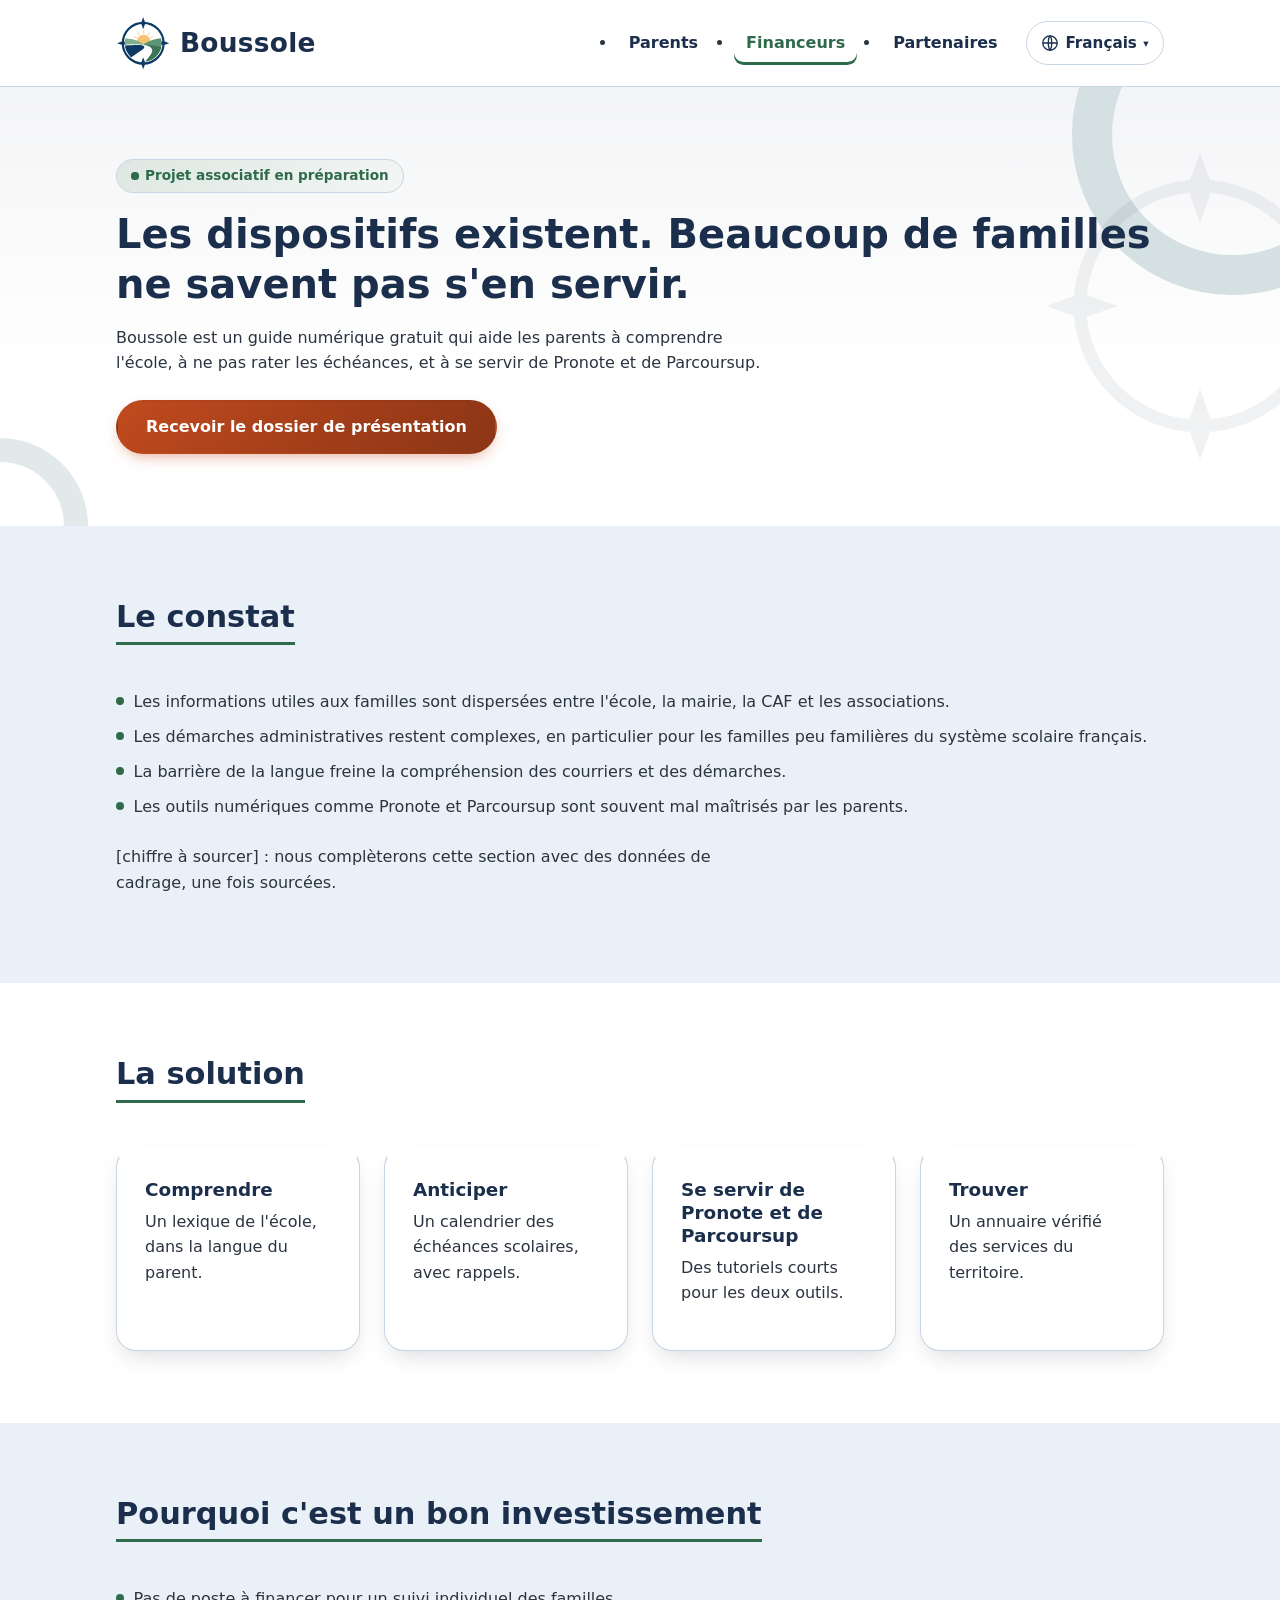
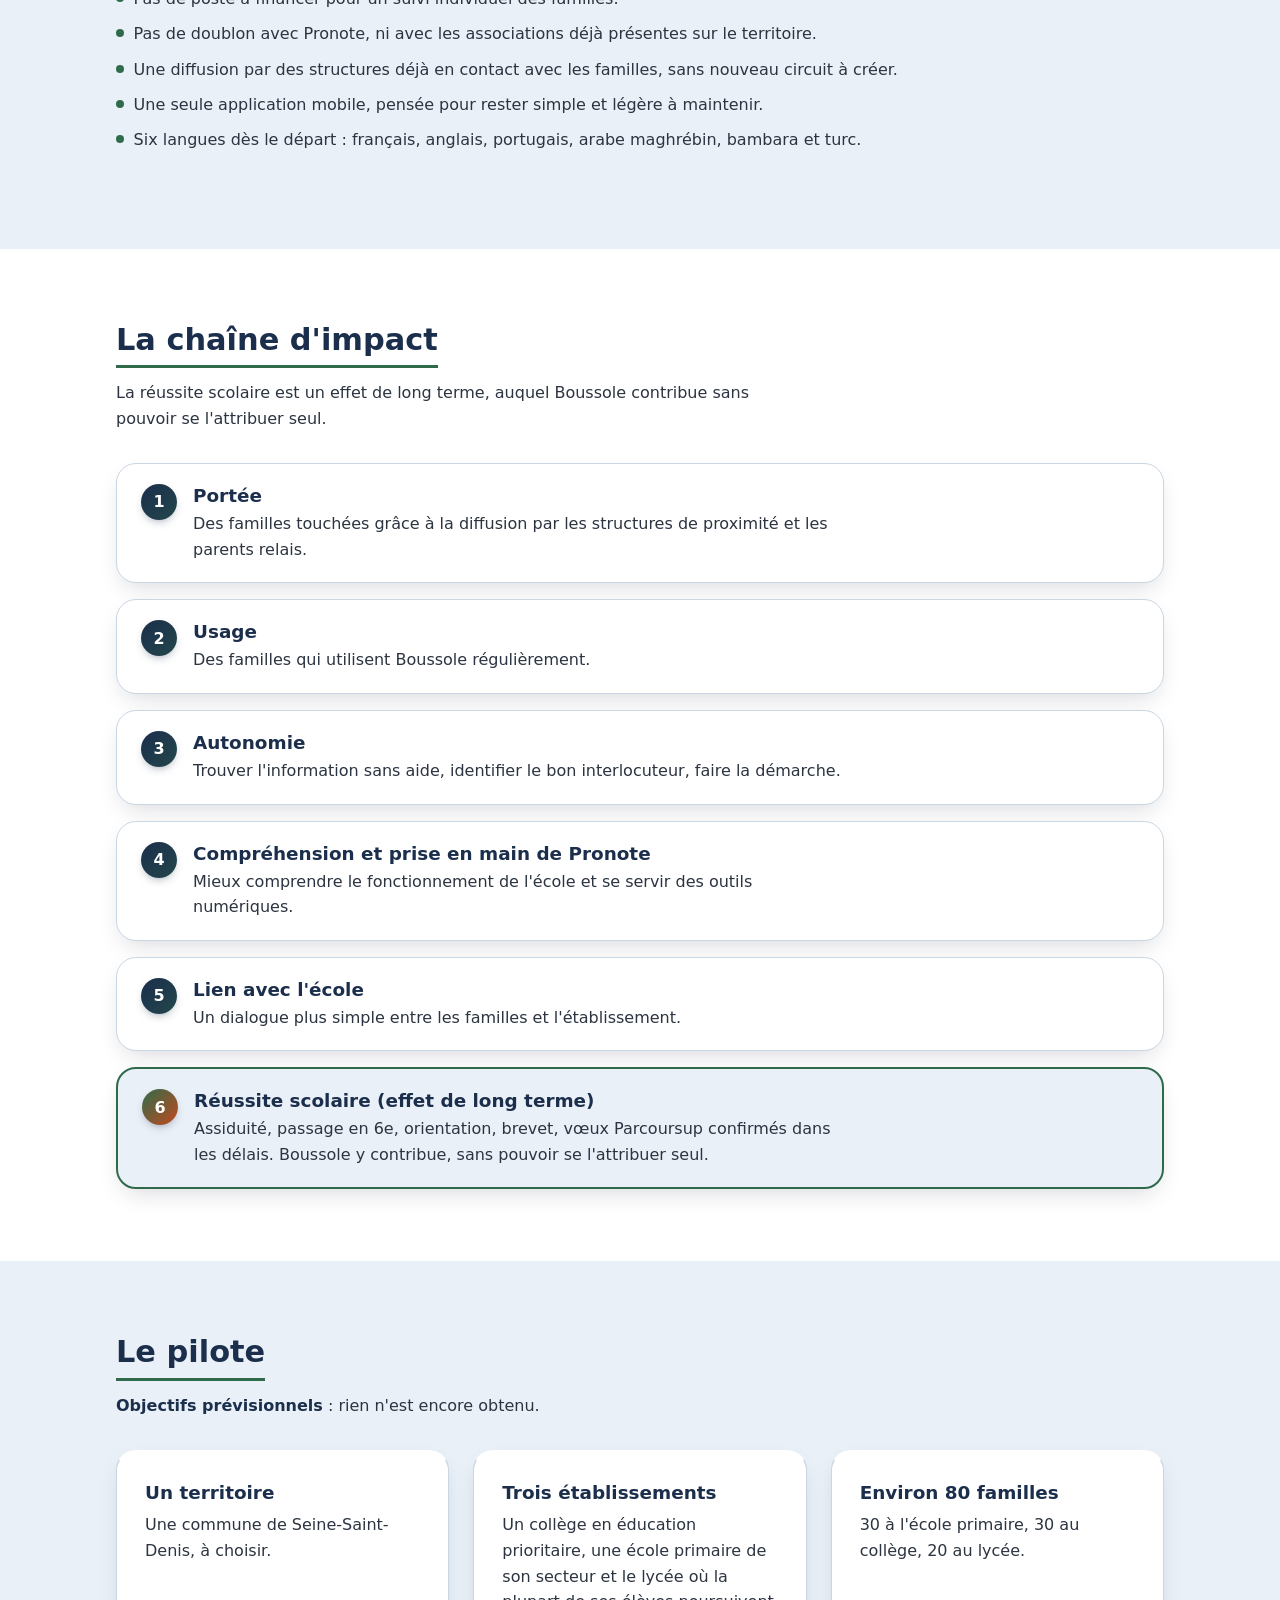
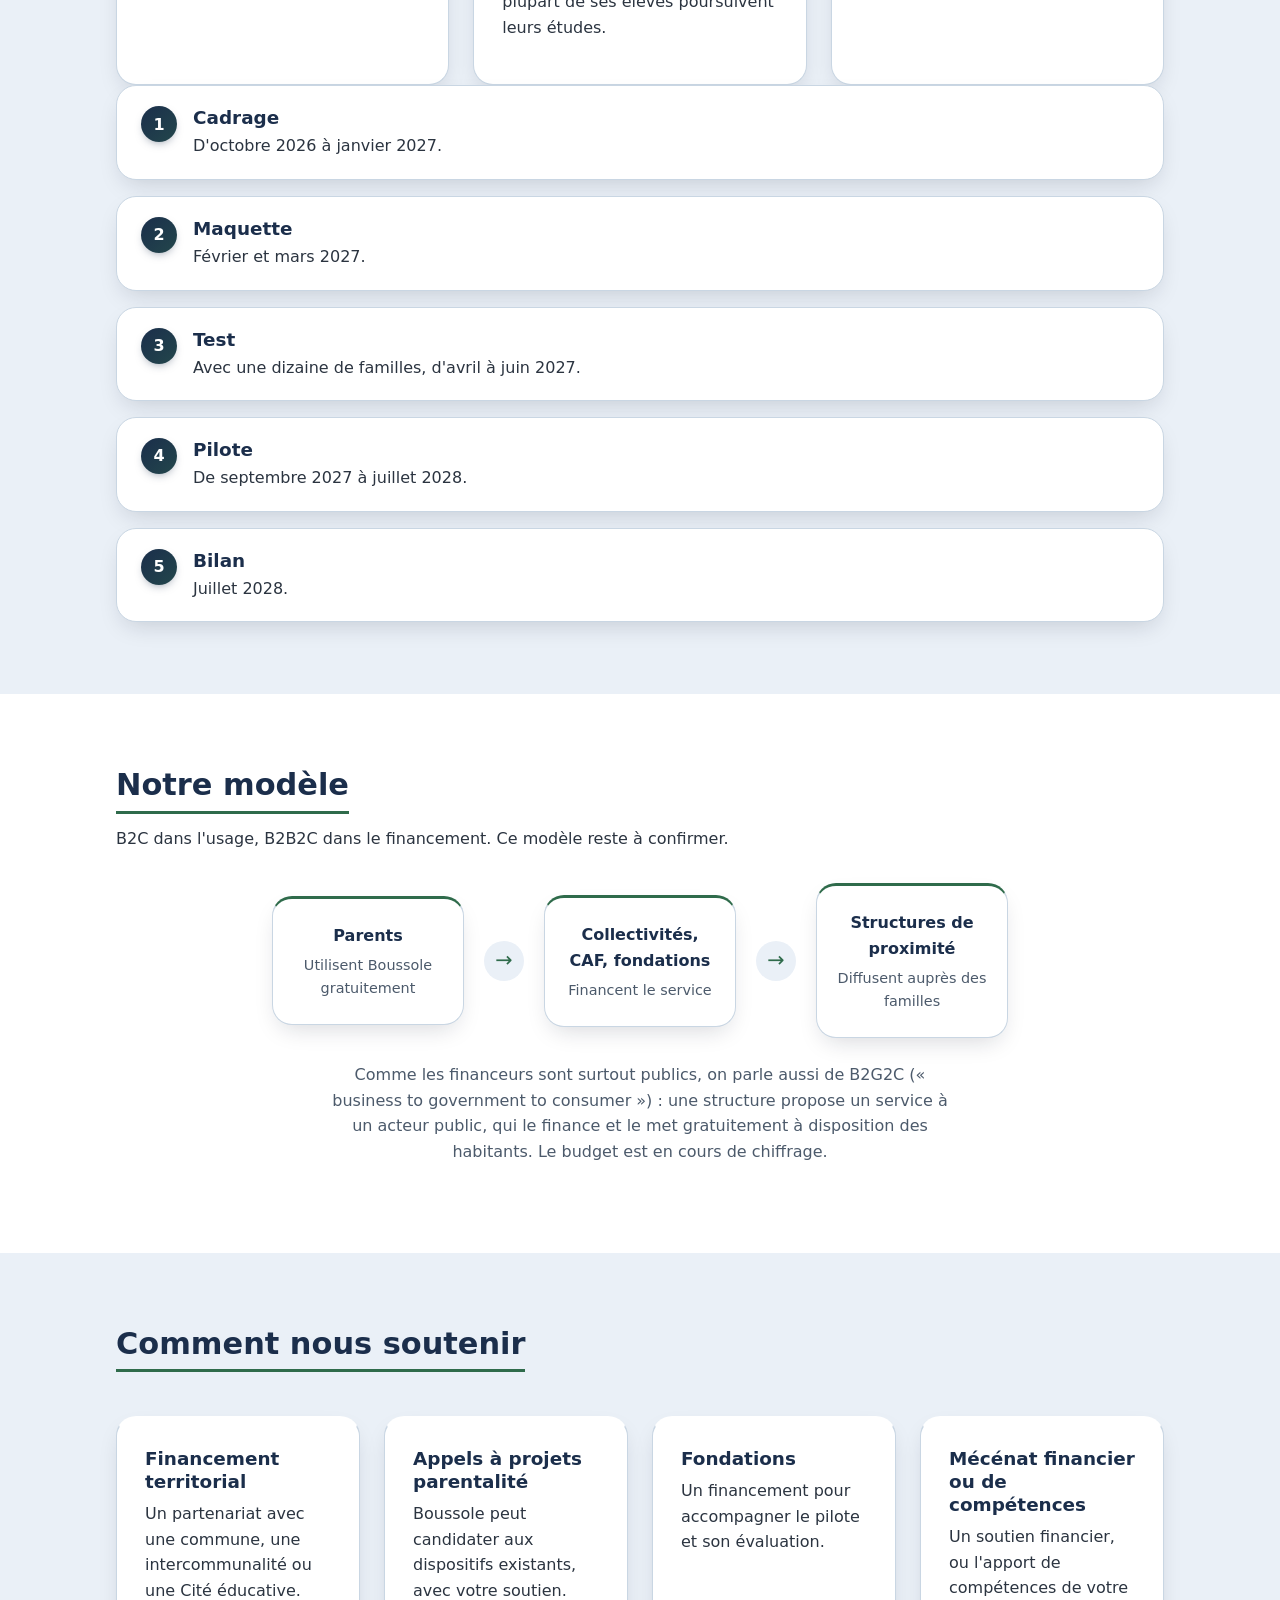
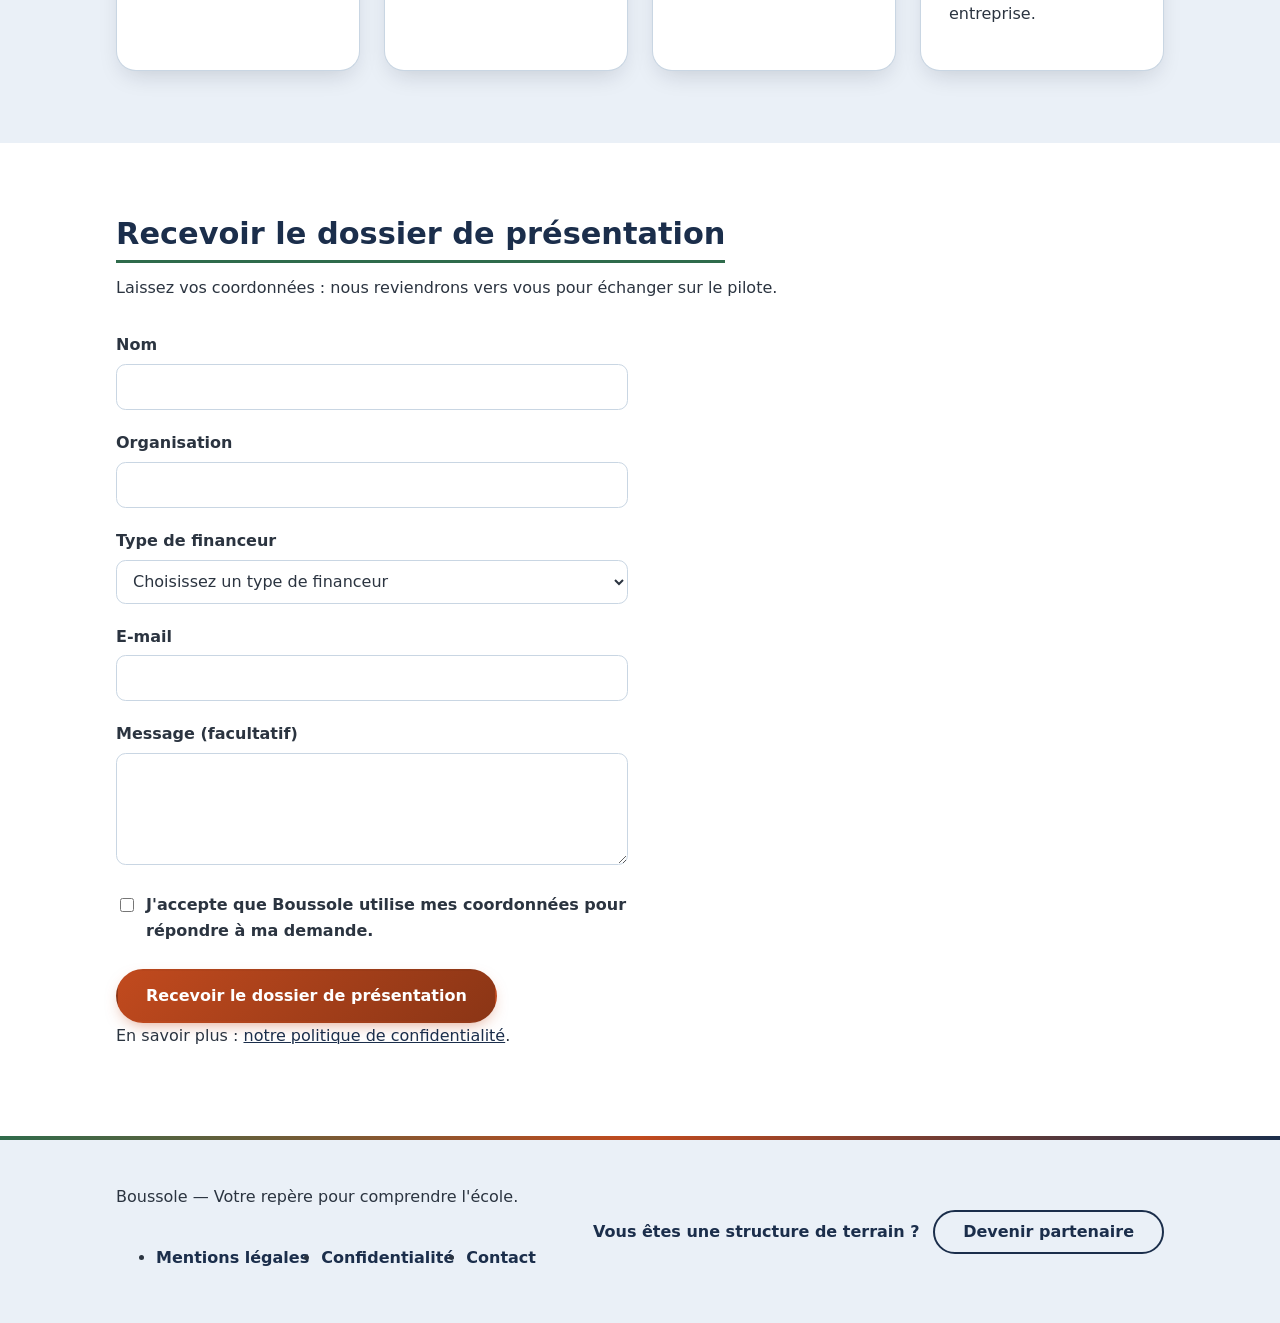
<file: financeurs.html>
<!doctype html>
<html lang="fr">
<head>
  <meta charset="utf-8">
  <meta name="viewport" content="width=device-width, initial-scale=1">
  <title>Financeurs — Boussole</title>
  <meta name="description" content="Boussole aide les familles à comprendre l'école et à utiliser Pronote et Parcoursup. Pilote prévisionnel en Seine-Saint-Denis, à partir de septembre 2027. Financement territorial et associatif recherché.">
  <link rel="icon" href="data:image/svg+xml,%3Csvg xmlns='http://www.w3.org/2000/svg' viewBox='0 0 48 48'%3E%3Cdefs%3E%3CclipPath id='d'%3E%3Ccircle cx='24' cy='24' r='16.3'/%3E%3C/clipPath%3E%3CclipPath id='s'%3E%3Crect x='0' y='0' width='48' height='25'/%3E%3C/clipPath%3E%3C/defs%3E%3Ccircle cx='24' cy='24' r='18' fill='none' stroke='%230D3B66' stroke-width='1.9'/%3E%3Cg fill='%230D3B66'%3E%3Cpolygon points='24,1 25.9,6.2 24,11.6 22.1,6.2'/%3E%3Cpolygon points='47,24 41.8,25.9 36.4,24 41.8,22.1'/%3E%3Cpolygon points='24,47 25.9,41.8 24,36.4 22.1,41.8'/%3E%3Cpolygon points='1,24 6.2,25.9 11.6,24 6.2,22.1'/%3E%3C/g%3E%3Cg clip-path='url(%23d)'%3E%3Cg clip-path='url(%23s)'%3E%3Ccircle cx='24.4' cy='22.5' r='6' fill='%23F5C374'/%3E%3C/g%3E%3Cg stroke='%23F5C374' stroke-width='0.7' stroke-linecap='round'%3E%3Cline x1='24.4' y1='15.4' x2='24.4' y2='13'/%3E%3Cline x1='28.3' y1='16.6' x2='29.6' y2='14.6'/%3E%3Cline x1='20.6' y1='16.6' x2='19.3' y2='14.6'/%3E%3Cline x1='30.7' y1='19.3' x2='32.8' y2='18.2'/%3E%3Cline x1='18.2' y1='19.3' x2='16' y2='18.2'/%3E%3C/g%3E%3Cpath fill='%237FAF8B' d='M5.1,19.9 C13.7,19.5 19.7,21.4 24,24.9 L23.1,25.4 C19.7,24.7 13.7,24.9 5.1,25.5 Z'/%3E%3Cpath fill='%230D3B66' d='M5.1,26.4 C13.7,25.7 19.7,25.5 22.5,25.9 C25.4,26.2 25.7,27.9 23.7,29.3 L12.9,36.9 L5.1,36.9 Z'/%3E%3Cpath fill='%235A9675' d='M24.2,24.9 C29.1,21.9 35.1,19.7 41.1,19.4 L41.1,44.6 L25.7,44.6 L25.7,40.5 C28.3,36.9 32.1,33.4 32.1,30.4 C32.1,27.4 27.4,25.7 24.3,25.5 Z'/%3E%3Cpath fill='%233D7656' d='M26.6,25.9 C33,25.5 38.6,26.4 41.1,28.5 L41.1,44.6 L25.7,44.6 L25.7,40.5 C28.3,36.9 32.1,33.4 32.1,30.4 C32.1,28.1 30,26.4 26.6,25.9 Z'/%3E%3C/g%3E%3C/svg%3E">
  <link rel="stylesheet" href="assets/css/style.css">
</head>
<body>
<a class="lien-evitement" href="#contenu">Aller au contenu</a>

<header class="entete">
  <div class="conteneur entete__interieur">
    <a class="logo" href="index.html">
      <svg viewBox="0 0 48 48" aria-hidden="true" focusable="false">
        <defs>
          <clipPath id="boussole-cadre"><circle cx="24" cy="24" r="16.3" /></clipPath>
          <clipPath id="boussole-cadre-ciel"><rect x="0" y="0" width="48" height="25" /></clipPath>
        </defs>
        <circle cx="24" cy="24" r="18" fill="none" stroke="#0D3B66" stroke-width="1.9" />
        <g fill="#0D3B66">
          <polygon points="24,1 25.9,6.2 24,11.6 22.1,6.2" />
          <polygon points="47,24 41.8,25.9 36.4,24 41.8,22.1" />
          <polygon points="24,47 25.9,41.8 24,36.4 22.1,41.8" />
          <polygon points="1,24 6.2,25.9 11.6,24 6.2,22.1" />
        </g>
        <g clip-path="url(#boussole-cadre)">
          <g clip-path="url(#boussole-cadre-ciel)">
            <circle cx="24.4" cy="22.5" r="6" fill="#F5C374" />
          </g>
          <g stroke="#F5C374" stroke-width="0.7" stroke-linecap="round">
            <line x1="24.4" y1="15.4" x2="24.4" y2="13" />
            <line x1="28.3" y1="16.6" x2="29.6" y2="14.6" />
            <line x1="20.6" y1="16.6" x2="19.3" y2="14.6" />
            <line x1="30.7" y1="19.3" x2="32.8" y2="18.2" />
            <line x1="18.2" y1="19.3" x2="16" y2="18.2" />
          </g>
          <path fill="#7FAF8B" d="M5.1,19.9 C13.7,19.5 19.7,21.4 24,24.9 L23.1,25.4 C19.7,24.7 13.7,24.9 5.1,25.5 Z" />
          <path fill="#0D3B66" d="M5.1,26.4 C13.7,25.7 19.7,25.5 22.5,25.9 C25.4,26.2 25.7,27.9 23.7,29.3 L12.9,36.9 L5.1,36.9 Z" />
          <path fill="#5A9675" d="M24.2,24.9 C29.1,21.9 35.1,19.7 41.1,19.4 L41.1,44.6 L25.7,44.6 L25.7,40.5 C28.3,36.9 32.1,33.4 32.1,30.4 C32.1,27.4 27.4,25.7 24.3,25.5 Z" />
          <path fill="#3D7656" d="M26.6,25.9 C33,25.5 38.6,26.4 41.1,28.5 L41.1,44.6 L25.7,44.6 L25.7,40.5 C28.3,36.9 32.1,33.4 32.1,30.4 C32.1,28.1 30,26.4 26.6,25.9 Z" />
        </g>
      </svg>
      <span>Boussole</span>
    </a>
    <div class="entete__droite">
      <nav class="nav-principale" aria-label="Navigation principale">
        <ul>
          <li><a href="parents.html">Parents</a></li>
          <li><a href="financeurs.html" aria-current="page">Financeurs</a></li>
          <li><a href="partenaires.html">Partenaires</a></li>
        </ul>
      </nav>
      <!-- Sélecteur de langue : démonstration uniquement. Il montre l'intention de
           traduire le site plus tard, mais ne traduit rien pour l'instant : seule
           l'application Boussole sera réellement multilingue dès son lancement. -->
      <details class="selecteur-langue">
        <summary class="selecteur-langue__bouton">
          <svg aria-hidden="true" focusable="false" viewBox="0 0 20 20" width="18" height="18">
            <circle cx="10" cy="10" r="8" fill="none" stroke="currentColor" stroke-width="1.5" />
            <path d="M2 10h16M10 2c2.5 2.5 2.5 13 0 16M10 2c-2.5 2.5-2.5 13 0 16" fill="none" stroke="currentColor" stroke-width="1.5" />
          </svg>
          <span>Français</span>
        </summary>
        <div class="selecteur-langue__panneau">
          <ul class="selecteur-langue__liste">
            <li><strong>Français</strong><span class="badge">Langue actuelle</span></li>
            <li>English — anglais<span class="badge">Bientôt</span></li>
            <li>العربية — arabe maghrébin<span class="badge">Bientôt</span></li>
            <li>Bamanankan — bambara<span class="badge">Bientôt</span></li>
            <li>Português — portugais<span class="badge">Bientôt</span></li>
            <li>Türkçe — turc<span class="badge">Bientôt</span></li>
          </ul>
          <p class="selecteur-langue__note">Démonstration : la traduction du site n'est pas encore activée. L'application Boussole, elle, sera disponible en plusieurs langues dès son lancement.</p>
        </div>
      </details>
    </div>
  </div>
</header>

<main id="contenu">
  <section class="section hero hero--sobre">
    <svg class="hero__boussole" viewBox="0 0 48 48" aria-hidden="true" focusable="false">
      <circle cx="24" cy="24" r="18" fill="none" stroke="currentColor" stroke-width="1.9" />
      <polygon points="24,1 25.9,6.2 24,11.6 22.1,6.2" fill="currentColor" />
      <polygon points="47,24 41.8,25.9 36.4,24 41.8,22.1" fill="currentColor" />
      <polygon points="24,47 25.9,41.8 24,36.4 22.1,41.8" fill="currentColor" />
      <polygon points="1,24 6.2,25.9 11.6,24 6.2,22.1" fill="currentColor" />
    </svg>
    <div class="conteneur">
      <p class="badge">Projet associatif en préparation</p>
      <h1>Les dispositifs existent. Beaucoup de familles ne savent pas s'en servir.</h1>
      <p>Boussole est un guide numérique gratuit qui aide les parents à comprendre l'école, à ne pas rater les échéances, et à se servir de Pronote et de Parcoursup.</p>
      <div class="hero__actions">
        <a class="bouton bouton--principal" href="?type=dossier#formulaire">Recevoir le dossier de présentation</a>
      </div>
    </div>
  </section>

  <section class="section section--douce">
    <div class="conteneur">
      <div class="section__entete">
        <h2>Le constat</h2>
      </div>
      <ul class="liste-points">
        <li>Les informations utiles aux familles sont dispersées entre l'école, la mairie, la CAF et les associations. <!-- [chiffre à sourcer] --></li>
        <li>Les démarches administratives restent complexes, en particulier pour les familles peu familières du système scolaire français. <!-- [chiffre à sourcer] --></li>
        <li>La barrière de la langue freine la compréhension des courriers et des démarches. <!-- [chiffre à sourcer] --></li>
        <li>Les outils numériques comme Pronote et Parcoursup sont souvent mal maîtrisés par les parents. <!-- [chiffre à sourcer] --></li>
      </ul>
      <p>[chiffre à sourcer] : nous complèterons cette section avec des données de cadrage, une fois sourcées.</p>
    </div>
  </section>

  <section class="section">
    <div class="conteneur">
      <div class="section__entete">
        <h2>La solution</h2>
      </div>
      <ul class="grille">
        <li class="carte">
          <h3>Comprendre</h3>
          <p>Un lexique de l'école, dans la langue du parent.</p>
        </li>
        <li class="carte">
          <h3>Anticiper</h3>
          <p>Un calendrier des échéances scolaires, avec rappels.</p>
        </li>
        <li class="carte">
          <h3>Se servir de Pronote et de Parcoursup</h3>
          <p>Des tutoriels courts pour les deux outils.</p>
        </li>
        <li class="carte">
          <h3>Trouver</h3>
          <p>Un annuaire vérifié des services du territoire.</p>
        </li>
      </ul>
    </div>
  </section>

  <section class="section section--douce">
    <div class="conteneur">
      <div class="section__entete">
        <h2>Pourquoi c'est un bon investissement</h2>
      </div>
      <ul class="liste-points">
        <li>Pas de poste à financer pour un suivi individuel des familles.</li>
        <li>Pas de doublon avec Pronote, ni avec les associations déjà présentes sur le territoire.</li>
        <li>Une diffusion par des structures déjà en contact avec les familles, sans nouveau circuit à créer.</li>
        <li>Une seule application mobile, pensée pour rester simple et légère à maintenir.</li>
        <li>Six langues dès le départ : français, anglais, portugais, arabe maghrébin, bambara et turc.</li>
      </ul>
    </div>
  </section>

  <section class="section">
    <div class="conteneur">
      <div class="section__entete">
        <h2>La chaîne d'impact</h2>
        <p>La réussite scolaire est un effet de long terme, auquel Boussole contribue sans pouvoir se l'attribuer seul.</p>
      </div>
      <ol class="etapes">
        <li class="etapes__item">
          <span class="etapes__numero">1</span>
          <div>
            <h3>Portée</h3>
            <p>Des familles touchées grâce à la diffusion par les structures de proximité et les parents relais.</p>
          </div>
        </li>
        <li class="etapes__item">
          <span class="etapes__numero">2</span>
          <div>
            <h3>Usage</h3>
            <p>Des familles qui utilisent Boussole régulièrement.</p>
          </div>
        </li>
        <li class="etapes__item">
          <span class="etapes__numero">3</span>
          <div>
            <h3>Autonomie</h3>
            <p>Trouver l'information sans aide, identifier le bon interlocuteur, faire la démarche.</p>
          </div>
        </li>
        <li class="etapes__item">
          <span class="etapes__numero">4</span>
          <div>
            <h3>Compréhension et prise en main de Pronote</h3>
            <p>Mieux comprendre le fonctionnement de l'école et se servir des outils numériques.</p>
          </div>
        </li>
        <li class="etapes__item">
          <span class="etapes__numero">5</span>
          <div>
            <h3>Lien avec l'école</h3>
            <p>Un dialogue plus simple entre les familles et l'établissement.</p>
          </div>
        </li>
        <li class="etapes__item etapes__item--cle">
          <span class="etapes__numero">6</span>
          <div>
            <h3>Réussite scolaire (effet de long terme)</h3>
            <p>Assiduité, passage en 6e, orientation, brevet, vœux Parcoursup confirmés dans les délais. Boussole y contribue, sans pouvoir se l'attribuer seul.</p>
          </div>
        </li>
      </ol>
    </div>
  </section>

  <section class="section section--douce">
    <div class="conteneur">
      <div class="section__entete">
        <h2>Le pilote</h2>
        <p><strong>Objectifs prévisionnels</strong> : rien n'est encore obtenu.</p>
      </div>
      <ul class="grille">
        <li class="carte">
          <h3>Un territoire</h3>
          <p>Une commune de Seine-Saint-Denis, à choisir.</p>
        </li>
        <li class="carte">
          <h3>Trois établissements</h3>
          <p>Un collège en éducation prioritaire, une école primaire de son secteur et le lycée où la plupart de ses élèves poursuivent leurs études.</p>
        </li>
        <li class="carte">
          <h3>Environ 80 familles</h3>
          <p>30 à l'école primaire, 30 au collège, 20 au lycée.</p>
        </li>
      </ul>
      <ol class="etapes">
        <li class="etapes__item">
          <span class="etapes__numero">1</span>
          <div><h3>Cadrage</h3><p>D'octobre 2026 à janvier 2027.</p></div>
        </li>
        <li class="etapes__item">
          <span class="etapes__numero">2</span>
          <div><h3>Maquette</h3><p>Février et mars 2027.</p></div>
        </li>
        <li class="etapes__item">
          <span class="etapes__numero">3</span>
          <div><h3>Test</h3><p>Avec une dizaine de familles, d'avril à juin 2027.</p></div>
        </li>
        <li class="etapes__item">
          <span class="etapes__numero">4</span>
          <div><h3>Pilote</h3><p>De septembre 2027 à juillet 2028.</p></div>
        </li>
        <li class="etapes__item">
          <span class="etapes__numero">5</span>
          <div><h3>Bilan</h3><p>Juillet 2028.</p></div>
        </li>
      </ol>
    </div>
  </section>

  <section class="section">
    <div class="conteneur">
      <div class="section__entete">
        <h2>Notre modèle</h2>
        <p>B2C dans l'usage, B2B2C dans le financement. Ce modèle reste à confirmer.</p>
      </div>
      <div class="schema">
        <div class="schema__noeud">
          <p><strong>Parents</strong></p>
          <p>Utilisent Boussole gratuitement</p>
        </div>
        <span class="schema__fleche" aria-hidden="true">→</span>
        <div class="schema__noeud">
          <p><strong>Collectivités, CAF, fondations</strong></p>
          <p>Financent le service</p>
        </div>
        <span class="schema__fleche" aria-hidden="true">→</span>
        <div class="schema__noeud">
          <p><strong>Structures de proximité</strong></p>
          <p>Diffusent auprès des familles</p>
        </div>
      </div>
      <p class="schema__legende">Comme les financeurs sont surtout publics, on parle aussi de B2G2C (« business to government to consumer ») : une structure propose un service à un acteur public, qui le finance et le met gratuitement à disposition des habitants. Le budget est en cours de chiffrage.</p>
    </div>
  </section>

  <section class="section section--douce">
    <div class="conteneur">
      <div class="section__entete">
        <h2>Comment nous soutenir</h2>
      </div>
      <ul class="grille">
        <li class="carte">
          <h3>Financement territorial</h3>
          <p>Un partenariat avec une commune, une intercommunalité ou une Cité éducative.</p>
        </li>
        <li class="carte">
          <h3>Appels à projets parentalité</h3>
          <p>Boussole peut candidater aux dispositifs existants, avec votre soutien.</p>
        </li>
        <li class="carte">
          <h3>Fondations</h3>
          <p>Un financement pour accompagner le pilote et son évaluation.</p>
        </li>
        <li class="carte">
          <h3>Mécénat financier ou de compétences</h3>
          <p>Un soutien financier, ou l'apport de compétences de votre entreprise.</p>
        </li>
      </ul>
    </div>
  </section>

  <section class="section" id="formulaire">
    <div class="conteneur">
      <div class="section__entete">
        <h2>Recevoir le dossier de présentation</h2>
        <p>Laissez vos coordonnées : nous reviendrons vers vous pour échanger sur le pilote.</p>
      </div>

      <!-- Formulaire en mode démonstration : le site est un prototype, aucune donnée
           n'est envoyée ni stockée tant que l'analyse d'impact (AIPD) et les documents
           juridiques ne sont pas finalisés. Voir assets/js/main.js pour brancher un
           envoi réel plus tard. -->
      <form class="formulaire" data-formulaire-demo novalidate>
        <div class="champ">
          <label for="fin-nom">Nom</label>
          <input type="text" id="fin-nom" name="nom" autocomplete="name" required>
        </div>
        <div class="champ">
          <label for="fin-organisation">Organisation</label>
          <input type="text" id="fin-organisation" name="organisation" autocomplete="organization" required>
        </div>
        <div class="champ">
          <label for="fin-type">Type de financeur</label>
          <select id="fin-type" name="type-financeur" required>
            <option value="" selected disabled>Choisissez un type de financeur</option>
            <option value="dossier">Recevoir le dossier de présentation</option>
            <option value="commune">Commune ou intercommunalité</option>
            <option value="caf">CAF</option>
            <option value="cite-educative">Cité éducative</option>
            <option value="fondation">Fondation</option>
            <option value="mecene">Mécène d'entreprise</option>
            <option value="autre">Autre</option>
          </select>
        </div>
        <div class="champ">
          <label for="fin-email">E-mail</label>
          <input type="email" id="fin-email" name="email" autocomplete="email" required>
        </div>
        <div class="champ">
          <label for="fin-message">Message (facultatif)</label>
          <textarea id="fin-message" name="message"></textarea>
        </div>
        <div class="champ champ--case">
          <input type="checkbox" id="fin-consentement" name="consentement" required>
          <label for="fin-consentement">J'accepte que Boussole utilise mes coordonnées pour répondre à ma demande.</label>
        </div>
        <button type="submit" class="bouton bouton--principal">Recevoir le dossier de présentation</button>
        <p>En savoir plus : <a href="confidentialite.html">notre politique de confidentialité</a>.</p>
      </form>
      <div class="formulaire__confirmation" data-formulaire-confirmation hidden tabindex="-1" role="status">
        <p>Merci ! Votre message est bien enregistré. Nous reviendrons vers vous pour échanger sur le pilote.</p>
      </div>
    </div>
  </section>
</main>

<footer class="pied">
  <div class="conteneur pied__interieur">
    <div class="pied__bloc">
      <p>Boussole — Votre repère pour comprendre l'école.</p>
      <nav aria-label="Pied de page">
        <ul>
          <li><a href="mentions-legales.html">Mentions légales</a></li>
          <li><a href="confidentialite.html">Confidentialité</a></li>
          <li><a href="mailto:[À COMPLÉTER]">Contact</a></li> <!-- À COMPLÉTER : adresse e-mail officielle de l'association -->
        </ul>
      </nav>
    </div>
    <div class="pied__soutenir">
      <p>Vous êtes une structure de terrain ?</p>
      <a class="bouton bouton--secondaire" href="partenaires.html">Devenir partenaire</a>
    </div>
  </div>
</footer>

<script src="assets/js/main.js" defer></script>
</body>
</html>
</file>
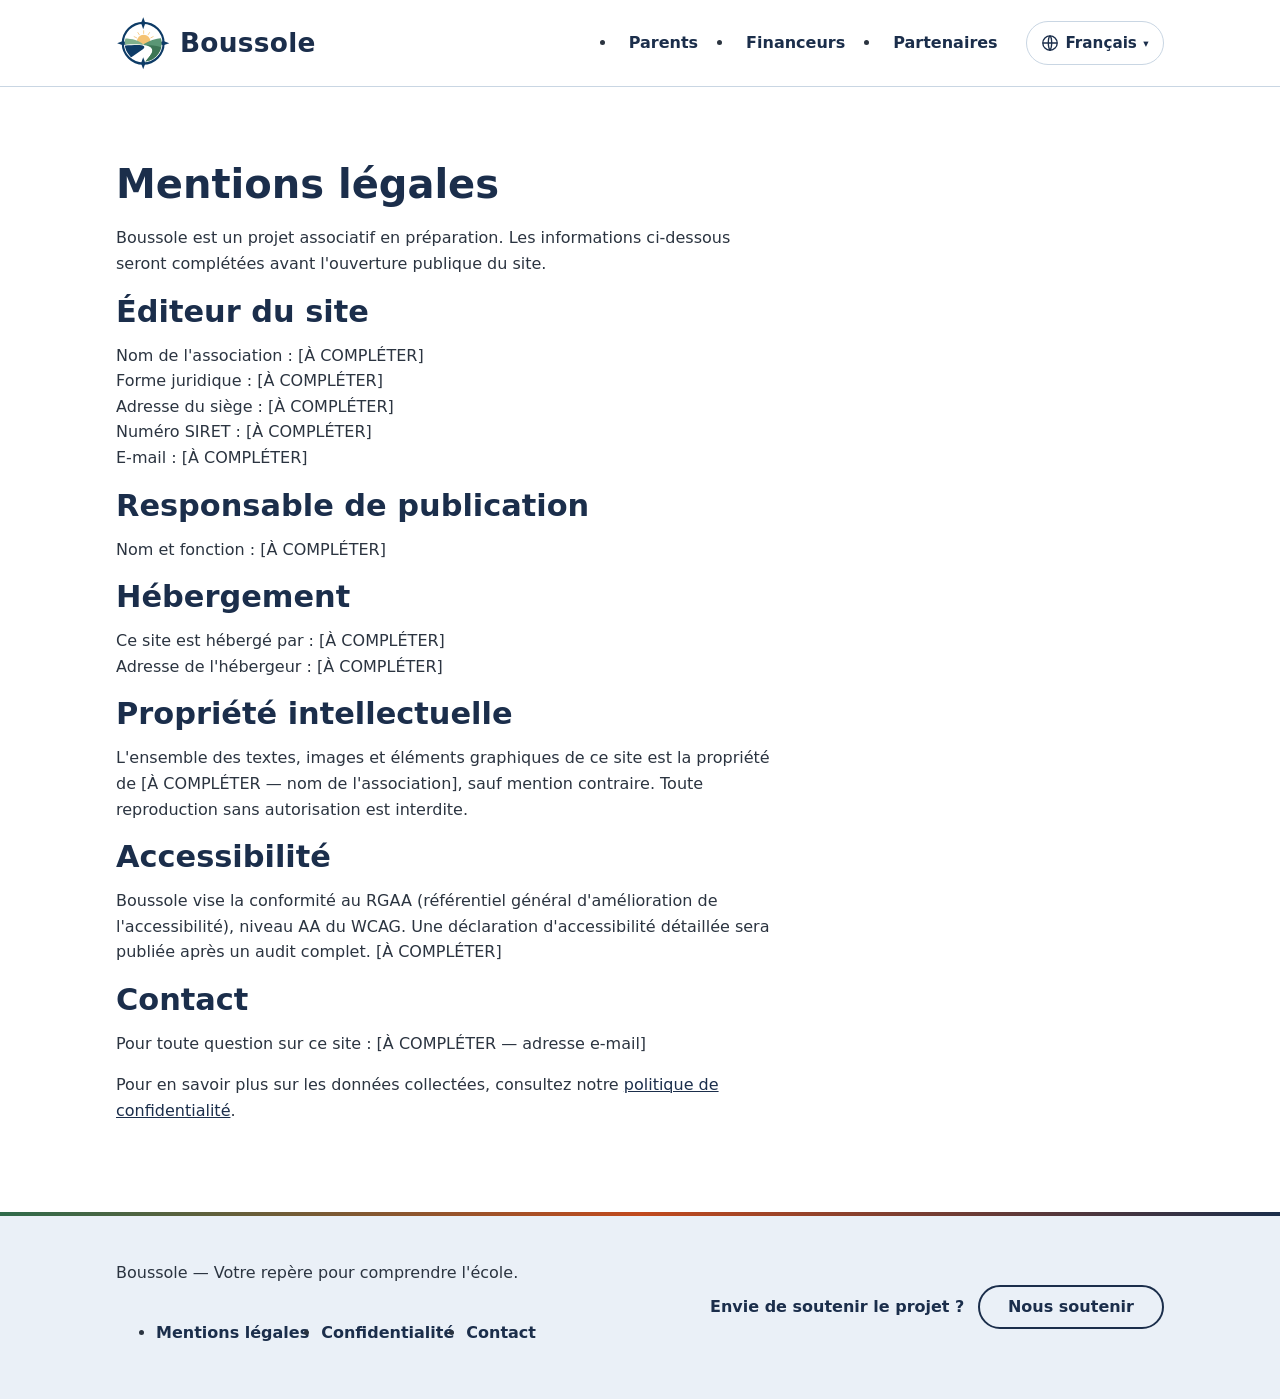
<file: mentions-legales.html>
<!doctype html>
<html lang="fr">
<head>
  <meta charset="utf-8">
  <meta name="viewport" content="width=device-width, initial-scale=1">
  <title>Mentions légales — Boussole</title>
  <meta name="description" content="Mentions légales du site Boussole : éditeur, responsable de publication, hébergement, propriété intellectuelle.">
  <link rel="icon" href="data:image/svg+xml,%3Csvg xmlns='http://www.w3.org/2000/svg' viewBox='0 0 48 48'%3E%3Cdefs%3E%3CclipPath id='d'%3E%3Ccircle cx='24' cy='24' r='16.3'/%3E%3C/clipPath%3E%3CclipPath id='s'%3E%3Crect x='0' y='0' width='48' height='25'/%3E%3C/clipPath%3E%3C/defs%3E%3Ccircle cx='24' cy='24' r='18' fill='none' stroke='%230D3B66' stroke-width='1.9'/%3E%3Cg fill='%230D3B66'%3E%3Cpolygon points='24,1 25.9,6.2 24,11.6 22.1,6.2'/%3E%3Cpolygon points='47,24 41.8,25.9 36.4,24 41.8,22.1'/%3E%3Cpolygon points='24,47 25.9,41.8 24,36.4 22.1,41.8'/%3E%3Cpolygon points='1,24 6.2,25.9 11.6,24 6.2,22.1'/%3E%3C/g%3E%3Cg clip-path='url(%23d)'%3E%3Cg clip-path='url(%23s)'%3E%3Ccircle cx='24.4' cy='22.5' r='6' fill='%23F5C374'/%3E%3C/g%3E%3Cg stroke='%23F5C374' stroke-width='0.7' stroke-linecap='round'%3E%3Cline x1='24.4' y1='15.4' x2='24.4' y2='13'/%3E%3Cline x1='28.3' y1='16.6' x2='29.6' y2='14.6'/%3E%3Cline x1='20.6' y1='16.6' x2='19.3' y2='14.6'/%3E%3Cline x1='30.7' y1='19.3' x2='32.8' y2='18.2'/%3E%3Cline x1='18.2' y1='19.3' x2='16' y2='18.2'/%3E%3C/g%3E%3Cpath fill='%237FAF8B' d='M5.1,19.9 C13.7,19.5 19.7,21.4 24,24.9 L23.1,25.4 C19.7,24.7 13.7,24.9 5.1,25.5 Z'/%3E%3Cpath fill='%230D3B66' d='M5.1,26.4 C13.7,25.7 19.7,25.5 22.5,25.9 C25.4,26.2 25.7,27.9 23.7,29.3 L12.9,36.9 L5.1,36.9 Z'/%3E%3Cpath fill='%235A9675' d='M24.2,24.9 C29.1,21.9 35.1,19.7 41.1,19.4 L41.1,44.6 L25.7,44.6 L25.7,40.5 C28.3,36.9 32.1,33.4 32.1,30.4 C32.1,27.4 27.4,25.7 24.3,25.5 Z'/%3E%3Cpath fill='%233D7656' d='M26.6,25.9 C33,25.5 38.6,26.4 41.1,28.5 L41.1,44.6 L25.7,44.6 L25.7,40.5 C28.3,36.9 32.1,33.4 32.1,30.4 C32.1,28.1 30,26.4 26.6,25.9 Z'/%3E%3C/g%3E%3C/svg%3E">
  <link rel="stylesheet" href="assets/css/style.css">
</head>
<body>
<a class="lien-evitement" href="#contenu">Aller au contenu</a>

<header class="entete">
  <div class="conteneur entete__interieur">
    <a class="logo" href="index.html">
      <svg viewBox="0 0 48 48" aria-hidden="true" focusable="false">
        <defs>
          <clipPath id="boussole-cadre"><circle cx="24" cy="24" r="16.3" /></clipPath>
          <clipPath id="boussole-cadre-ciel"><rect x="0" y="0" width="48" height="25" /></clipPath>
        </defs>
        <circle cx="24" cy="24" r="18" fill="none" stroke="#0D3B66" stroke-width="1.9" />
        <g fill="#0D3B66">
          <polygon points="24,1 25.9,6.2 24,11.6 22.1,6.2" />
          <polygon points="47,24 41.8,25.9 36.4,24 41.8,22.1" />
          <polygon points="24,47 25.9,41.8 24,36.4 22.1,41.8" />
          <polygon points="1,24 6.2,25.9 11.6,24 6.2,22.1" />
        </g>
        <g clip-path="url(#boussole-cadre)">
          <g clip-path="url(#boussole-cadre-ciel)">
            <circle cx="24.4" cy="22.5" r="6" fill="#F5C374" />
          </g>
          <g stroke="#F5C374" stroke-width="0.7" stroke-linecap="round">
            <line x1="24.4" y1="15.4" x2="24.4" y2="13" />
            <line x1="28.3" y1="16.6" x2="29.6" y2="14.6" />
            <line x1="20.6" y1="16.6" x2="19.3" y2="14.6" />
            <line x1="30.7" y1="19.3" x2="32.8" y2="18.2" />
            <line x1="18.2" y1="19.3" x2="16" y2="18.2" />
          </g>
          <path fill="#7FAF8B" d="M5.1,19.9 C13.7,19.5 19.7,21.4 24,24.9 L23.1,25.4 C19.7,24.7 13.7,24.9 5.1,25.5 Z" />
          <path fill="#0D3B66" d="M5.1,26.4 C13.7,25.7 19.7,25.5 22.5,25.9 C25.4,26.2 25.7,27.9 23.7,29.3 L12.9,36.9 L5.1,36.9 Z" />
          <path fill="#5A9675" d="M24.2,24.9 C29.1,21.9 35.1,19.7 41.1,19.4 L41.1,44.6 L25.7,44.6 L25.7,40.5 C28.3,36.9 32.1,33.4 32.1,30.4 C32.1,27.4 27.4,25.7 24.3,25.5 Z" />
          <path fill="#3D7656" d="M26.6,25.9 C33,25.5 38.6,26.4 41.1,28.5 L41.1,44.6 L25.7,44.6 L25.7,40.5 C28.3,36.9 32.1,33.4 32.1,30.4 C32.1,28.1 30,26.4 26.6,25.9 Z" />
        </g>
      </svg>
      <span>Boussole</span>
    </a>
    <div class="entete__droite">
      <nav class="nav-principale" aria-label="Navigation principale">
        <ul>
          <li><a href="parents.html">Parents</a></li>
          <li><a href="financeurs.html">Financeurs</a></li>
          <li><a href="partenaires.html">Partenaires</a></li>
        </ul>
      </nav>
      <!-- Sélecteur de langue : démonstration uniquement. Il montre l'intention de
           traduire le site plus tard, mais ne traduit rien pour l'instant : seule
           l'application Boussole sera réellement multilingue dès son lancement. -->
      <details class="selecteur-langue">
        <summary class="selecteur-langue__bouton">
          <svg aria-hidden="true" focusable="false" viewBox="0 0 20 20" width="18" height="18">
            <circle cx="10" cy="10" r="8" fill="none" stroke="currentColor" stroke-width="1.5" />
            <path d="M2 10h16M10 2c2.5 2.5 2.5 13 0 16M10 2c-2.5 2.5-2.5 13 0 16" fill="none" stroke="currentColor" stroke-width="1.5" />
          </svg>
          <span>Français</span>
        </summary>
        <div class="selecteur-langue__panneau">
          <ul class="selecteur-langue__liste">
            <li><strong>Français</strong><span class="badge">Langue actuelle</span></li>
            <li>English — anglais<span class="badge">Bientôt</span></li>
            <li>العربية — arabe maghrébin<span class="badge">Bientôt</span></li>
            <li>Bamanankan — bambara<span class="badge">Bientôt</span></li>
            <li>Português — portugais<span class="badge">Bientôt</span></li>
            <li>Türkçe — turc<span class="badge">Bientôt</span></li>
          </ul>
          <p class="selecteur-langue__note">Démonstration : la traduction du site n'est pas encore activée. L'application Boussole, elle, sera disponible en plusieurs langues dès son lancement.</p>
        </div>
      </details>
    </div>
  </div>
</header>

<main id="contenu">
  <section class="section">
    <div class="conteneur">
      <h1>Mentions légales</h1>
      <p>Boussole est un projet associatif en préparation. Les informations ci-dessous seront complétées avant l'ouverture publique du site.</p>

      <h2>Éditeur du site</h2>
      <p>
        Nom de l'association : [À COMPLÉTER]<br>
        Forme juridique : [À COMPLÉTER]<br>
        Adresse du siège : [À COMPLÉTER]<br>
        Numéro SIRET : [À COMPLÉTER]<br>
        E-mail : [À COMPLÉTER]
      </p>

      <h2>Responsable de publication</h2>
      <p>Nom et fonction : [À COMPLÉTER]</p>

      <h2>Hébergement</h2>
      <p>
        Ce site est hébergé par : [À COMPLÉTER]<br>
        Adresse de l'hébergeur : [À COMPLÉTER]
      </p>

      <h2>Propriété intellectuelle</h2>
      <p>L'ensemble des textes, images et éléments graphiques de ce site est la propriété de [À COMPLÉTER — nom de l'association], sauf mention contraire. Toute reproduction sans autorisation est interdite.</p>

      <h2>Accessibilité</h2>
      <p>Boussole vise la conformité au RGAA (référentiel général d'amélioration de l'accessibilité), niveau AA du WCAG. Une déclaration d'accessibilité détaillée sera publiée après un audit complet. [À COMPLÉTER]</p>

      <h2>Contact</h2>
      <p>Pour toute question sur ce site : [À COMPLÉTER — adresse e-mail]</p>
      <p>Pour en savoir plus sur les données collectées, consultez notre <a href="confidentialite.html">politique de confidentialité</a>.</p>
    </div>
  </section>
</main>

<footer class="pied">
  <div class="conteneur pied__interieur">
    <div class="pied__bloc">
      <p>Boussole — Votre repère pour comprendre l'école.</p>
      <nav aria-label="Pied de page">
        <ul>
          <li><a href="mentions-legales.html" aria-current="page">Mentions légales</a></li>
          <li><a href="confidentialite.html">Confidentialité</a></li>
          <li><a href="mailto:[À COMPLÉTER]">Contact</a></li> <!-- À COMPLÉTER : adresse e-mail officielle de l'association -->
        </ul>
      </nav>
    </div>
    <div class="pied__soutenir">
      <p>Envie de soutenir le projet ?</p>
      <a class="bouton bouton--secondaire" href="financeurs.html">Nous soutenir</a>
    </div>
  </div>
</footer>

<script src="assets/js/main.js" defer></script>
</body>
</html>
</file>
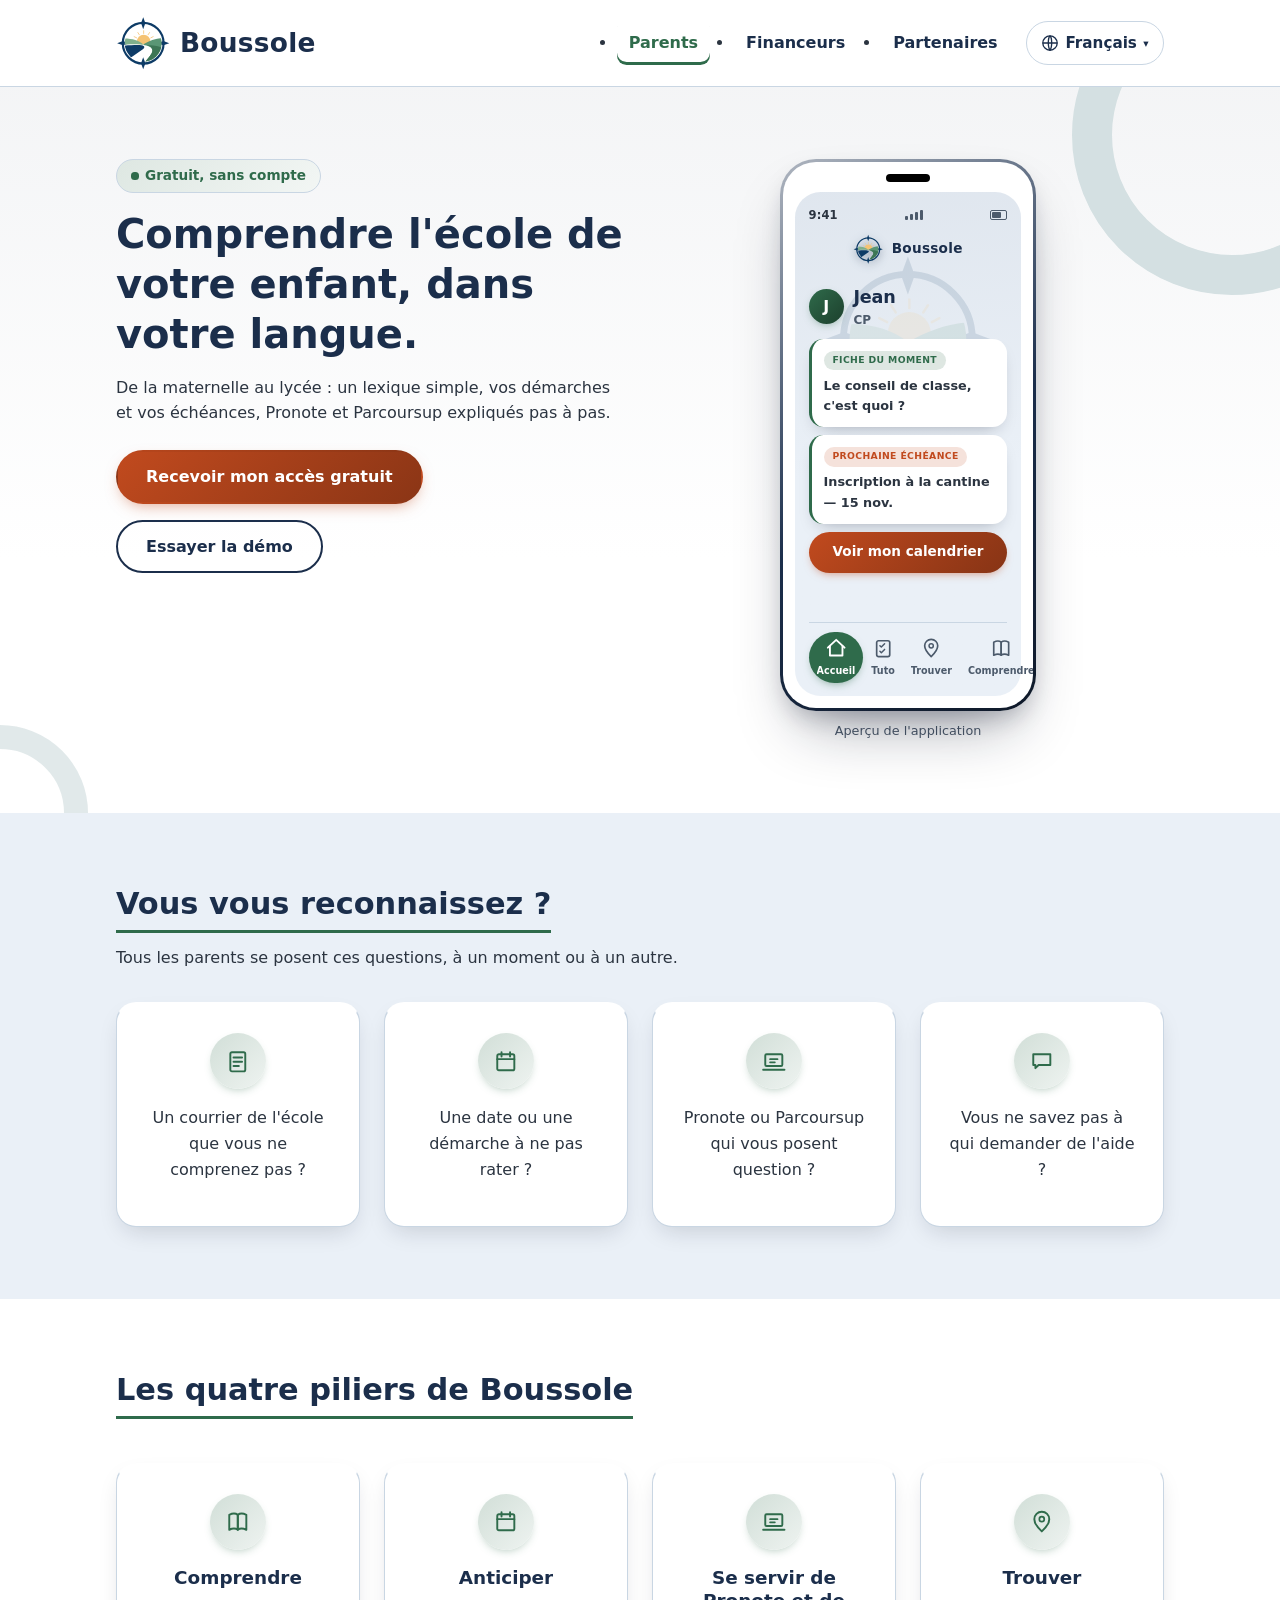
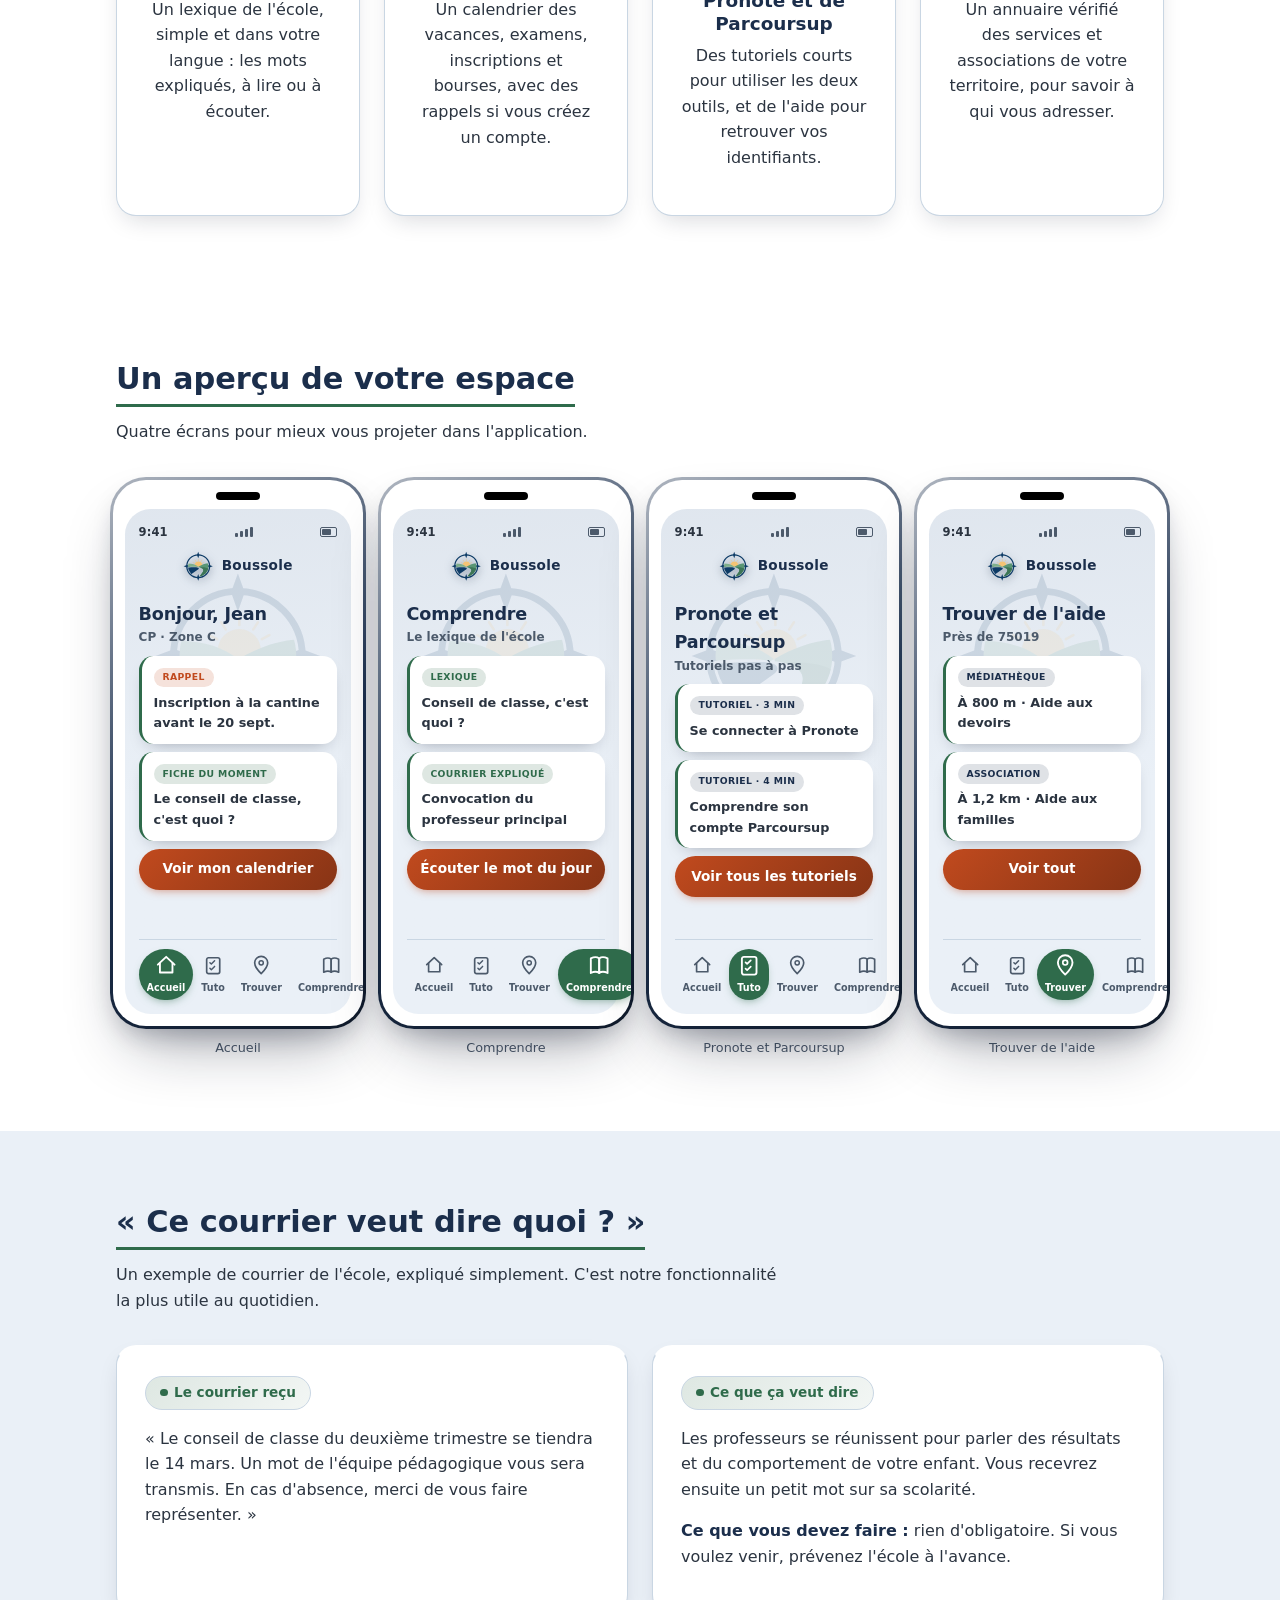
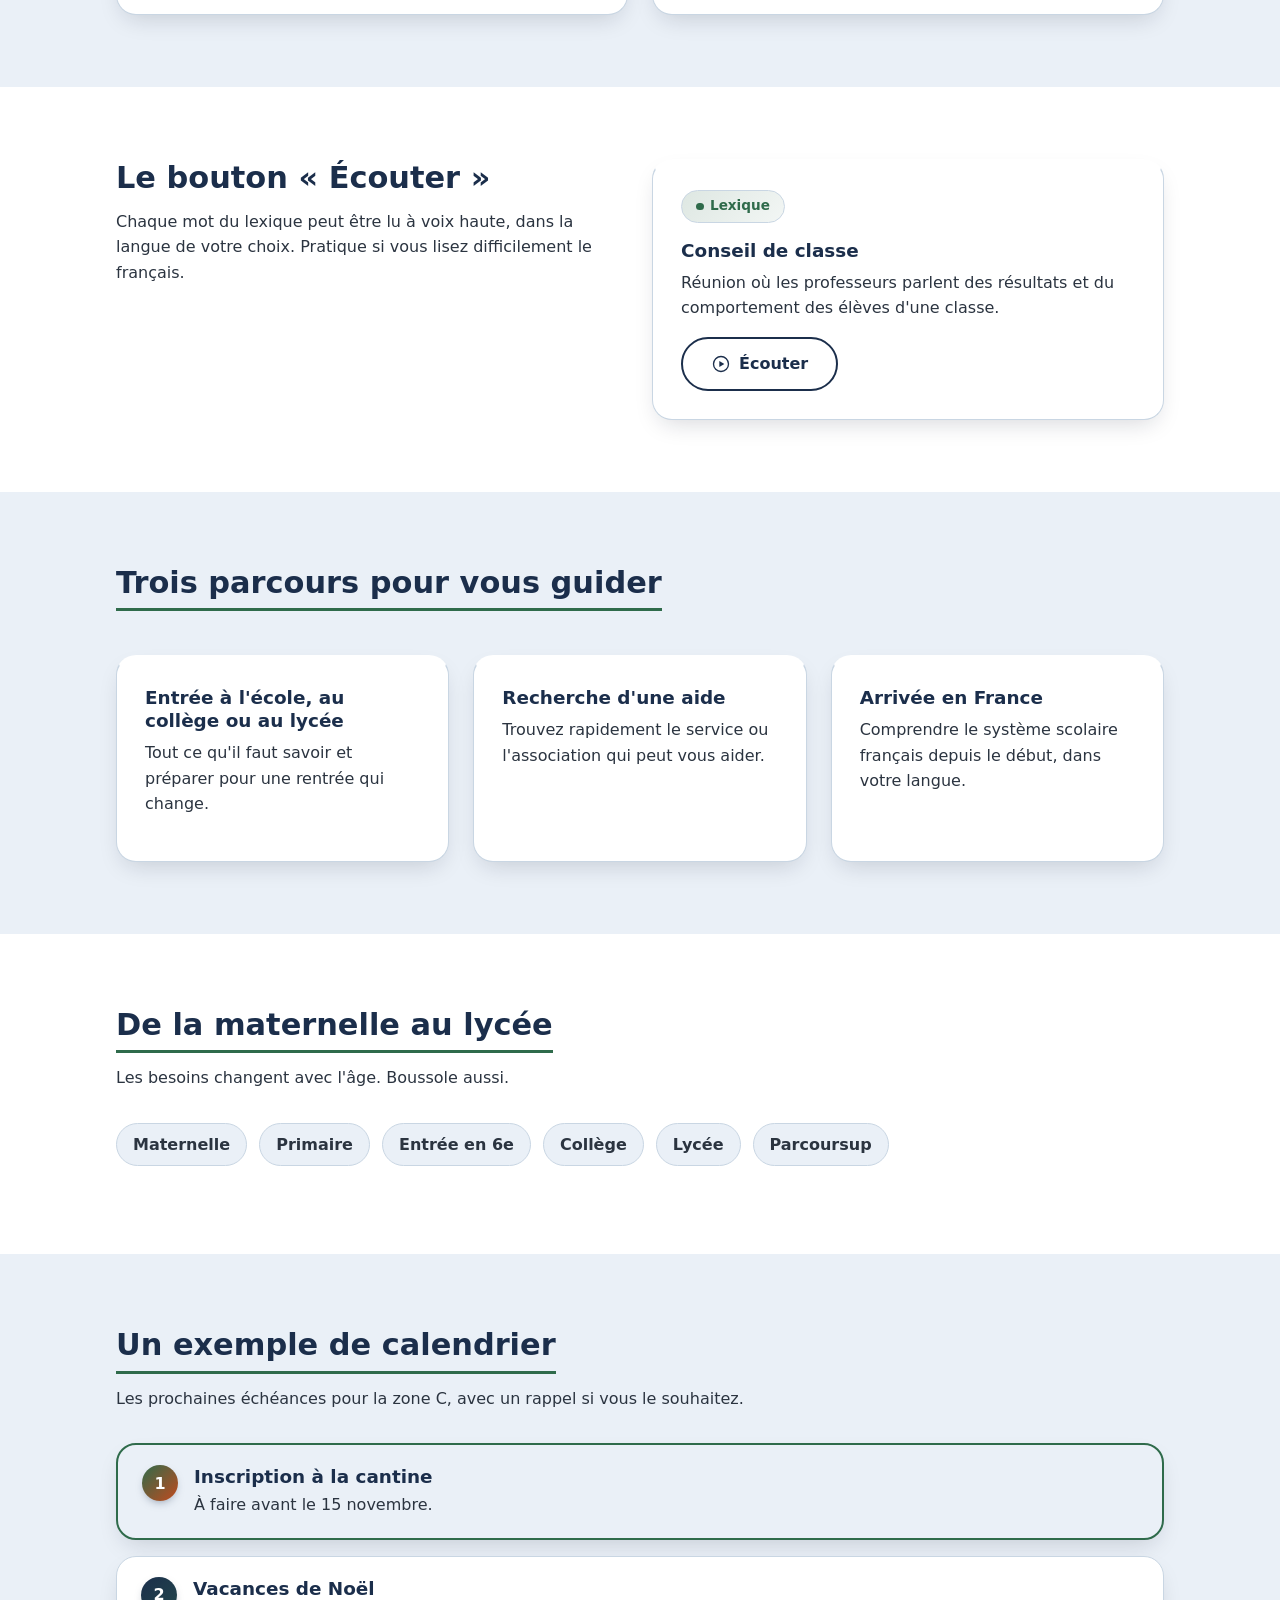
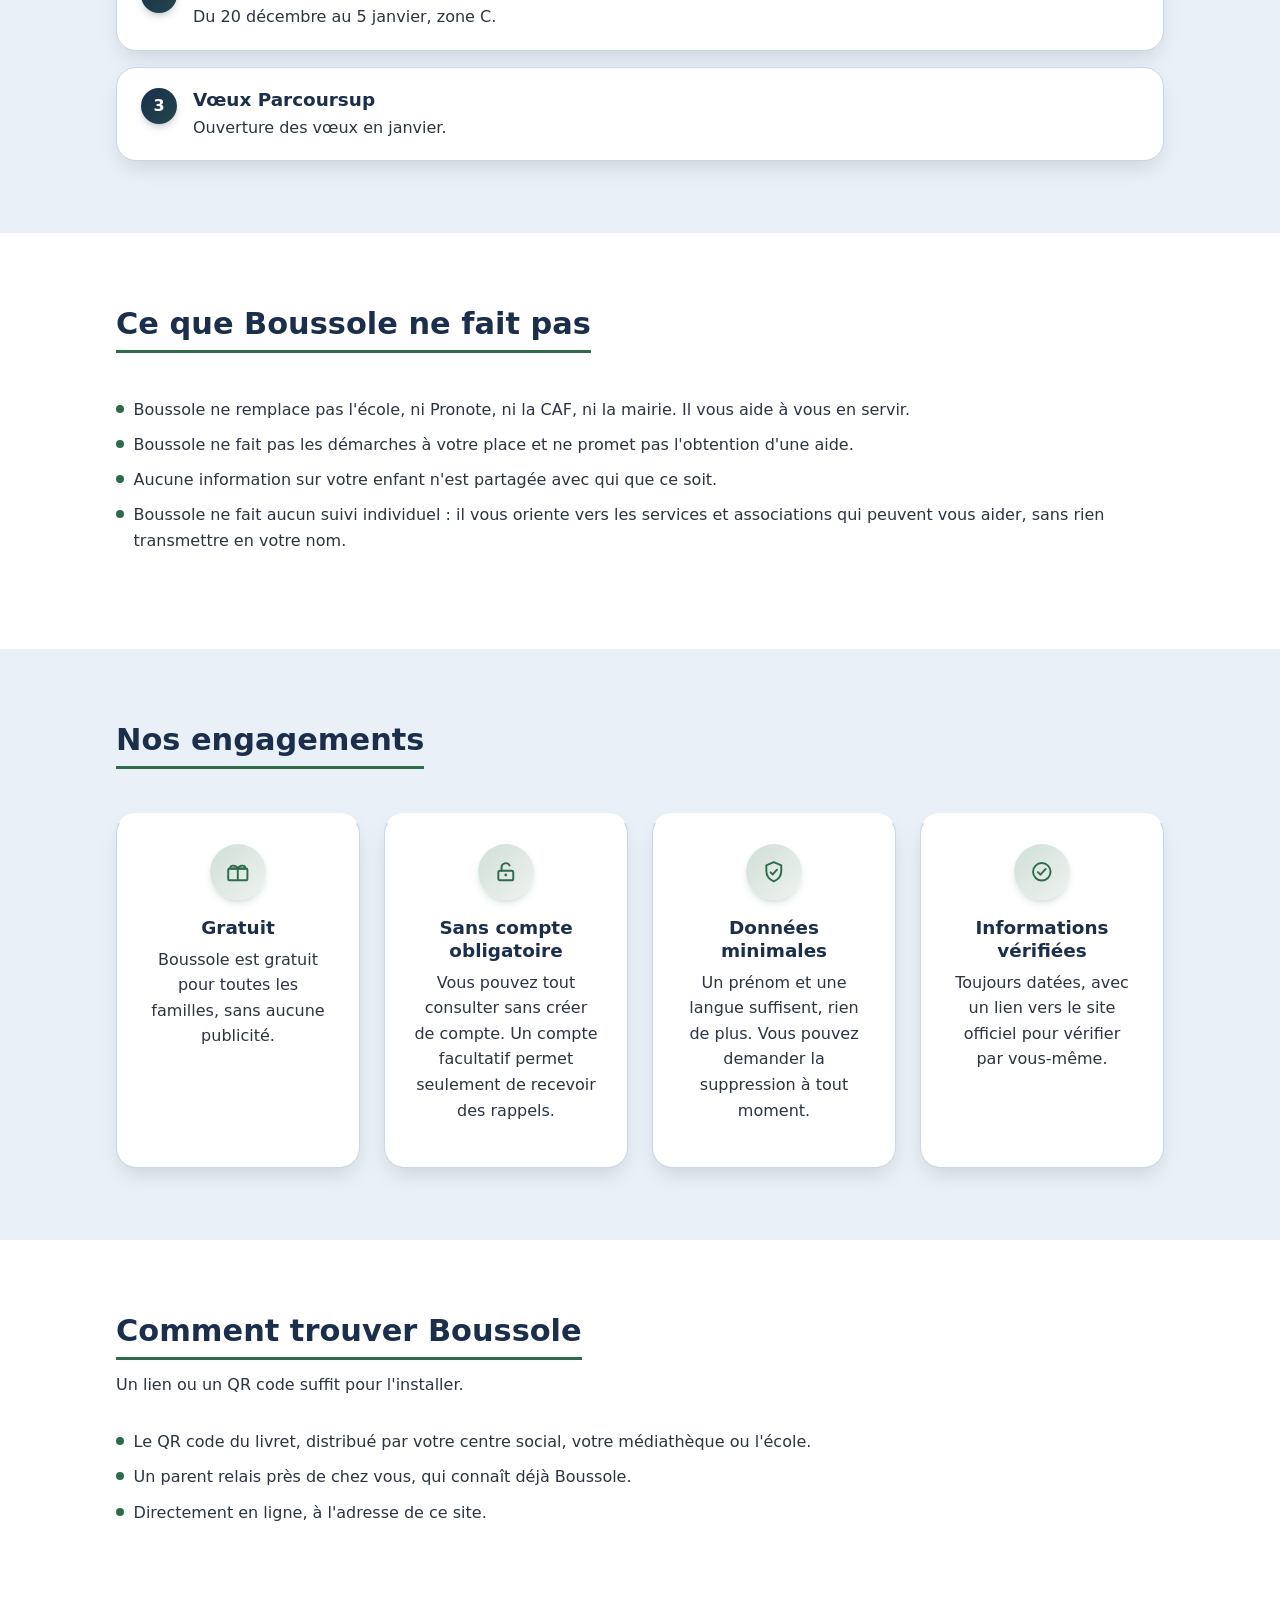
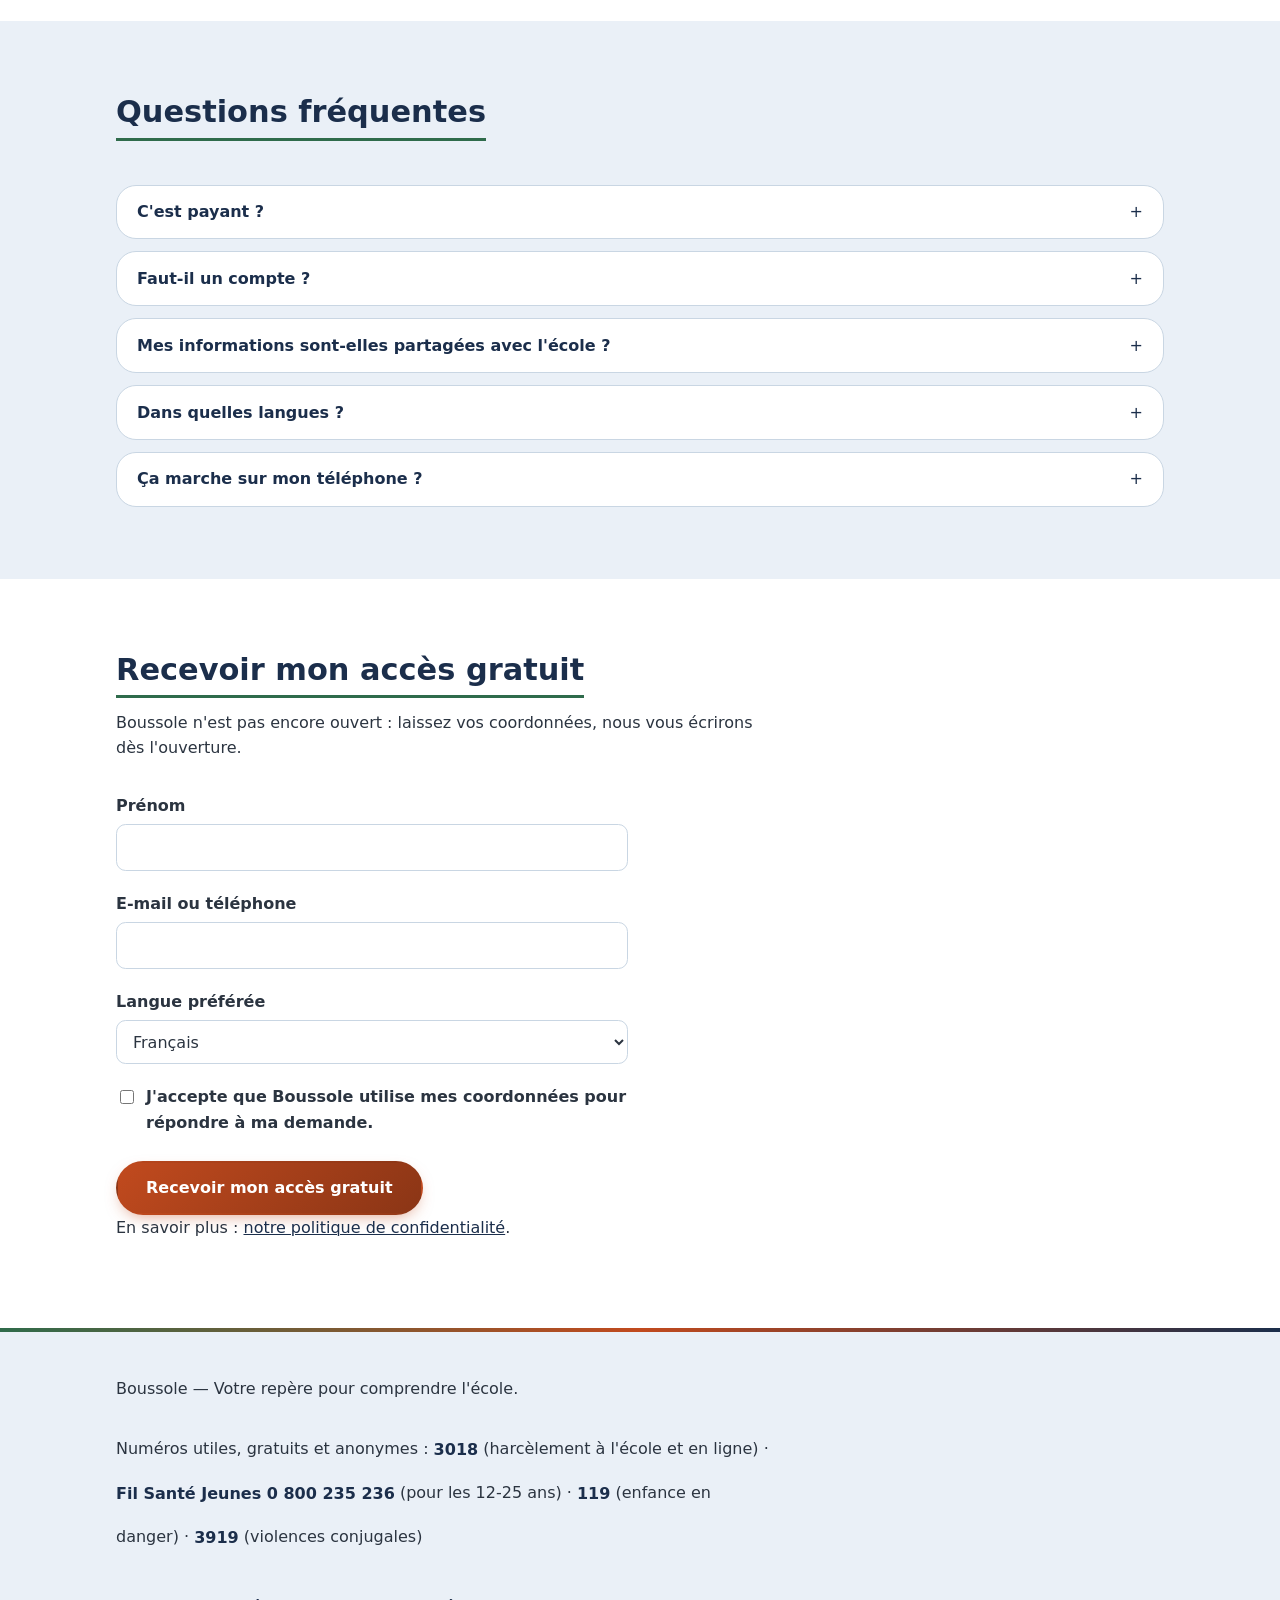
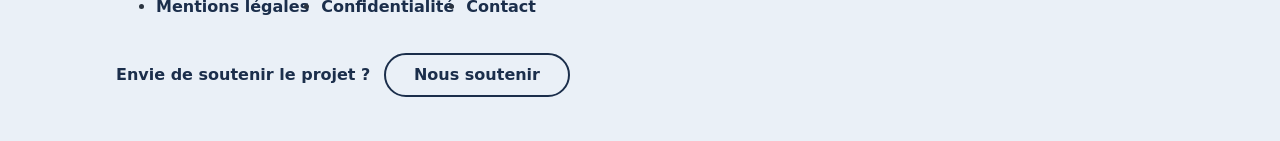
<file: parents.html>
<!doctype html>
<html lang="fr">
<head>
  <meta charset="utf-8">
  <meta name="viewport" content="width=device-width, initial-scale=1">
  <title>Parents — Boussole</title>
  <meta name="description" content="Comprendre l'école de votre enfant, dans votre langue : lexique, démarches, Pronote et Parcoursup expliqués simplement. Gratuit, sans compte, de la maternelle au lycée.">
  <link rel="icon" href="data:image/svg+xml,%3Csvg xmlns='http://www.w3.org/2000/svg' viewBox='0 0 48 48'%3E%3Cdefs%3E%3CclipPath id='d'%3E%3Ccircle cx='24' cy='24' r='16.3'/%3E%3C/clipPath%3E%3CclipPath id='s'%3E%3Crect x='0' y='0' width='48' height='25'/%3E%3C/clipPath%3E%3C/defs%3E%3Ccircle cx='24' cy='24' r='18' fill='none' stroke='%230D3B66' stroke-width='1.9'/%3E%3Cg fill='%230D3B66'%3E%3Cpolygon points='24,1 25.9,6.2 24,11.6 22.1,6.2'/%3E%3Cpolygon points='47,24 41.8,25.9 36.4,24 41.8,22.1'/%3E%3Cpolygon points='24,47 25.9,41.8 24,36.4 22.1,41.8'/%3E%3Cpolygon points='1,24 6.2,25.9 11.6,24 6.2,22.1'/%3E%3C/g%3E%3Cg clip-path='url(%23d)'%3E%3Cg clip-path='url(%23s)'%3E%3Ccircle cx='24.4' cy='22.5' r='6' fill='%23F5C374'/%3E%3C/g%3E%3Cg stroke='%23F5C374' stroke-width='0.7' stroke-linecap='round'%3E%3Cline x1='24.4' y1='15.4' x2='24.4' y2='13'/%3E%3Cline x1='28.3' y1='16.6' x2='29.6' y2='14.6'/%3E%3Cline x1='20.6' y1='16.6' x2='19.3' y2='14.6'/%3E%3Cline x1='30.7' y1='19.3' x2='32.8' y2='18.2'/%3E%3Cline x1='18.2' y1='19.3' x2='16' y2='18.2'/%3E%3C/g%3E%3Cpath fill='%237FAF8B' d='M5.1,19.9 C13.7,19.5 19.7,21.4 24,24.9 L23.1,25.4 C19.7,24.7 13.7,24.9 5.1,25.5 Z'/%3E%3Cpath fill='%230D3B66' d='M5.1,26.4 C13.7,25.7 19.7,25.5 22.5,25.9 C25.4,26.2 25.7,27.9 23.7,29.3 L12.9,36.9 L5.1,36.9 Z'/%3E%3Cpath fill='%235A9675' d='M24.2,24.9 C29.1,21.9 35.1,19.7 41.1,19.4 L41.1,44.6 L25.7,44.6 L25.7,40.5 C28.3,36.9 32.1,33.4 32.1,30.4 C32.1,27.4 27.4,25.7 24.3,25.5 Z'/%3E%3Cpath fill='%233D7656' d='M26.6,25.9 C33,25.5 38.6,26.4 41.1,28.5 L41.1,44.6 L25.7,44.6 L25.7,40.5 C28.3,36.9 32.1,33.4 32.1,30.4 C32.1,28.1 30,26.4 26.6,25.9 Z'/%3E%3C/g%3E%3C/svg%3E">
  <link rel="stylesheet" href="assets/css/style.css">
</head>
<body>
<a class="lien-evitement" href="#contenu">Aller au contenu</a>

<header class="entete">
  <div class="conteneur entete__interieur">
    <a class="logo" href="index.html">
      <svg viewBox="0 0 48 48" aria-hidden="true" focusable="false">
        <defs>
          <clipPath id="boussole-cadre"><circle cx="24" cy="24" r="16.3" /></clipPath>
          <clipPath id="boussole-cadre-ciel"><rect x="0" y="0" width="48" height="25" /></clipPath>
        </defs>
        <circle cx="24" cy="24" r="18" fill="none" stroke="#0D3B66" stroke-width="1.9" />
        <g fill="#0D3B66">
          <polygon points="24,1 25.9,6.2 24,11.6 22.1,6.2" />
          <polygon points="47,24 41.8,25.9 36.4,24 41.8,22.1" />
          <polygon points="24,47 25.9,41.8 24,36.4 22.1,41.8" />
          <polygon points="1,24 6.2,25.9 11.6,24 6.2,22.1" />
        </g>
        <g clip-path="url(#boussole-cadre)">
          <g clip-path="url(#boussole-cadre-ciel)">
            <circle cx="24.4" cy="22.5" r="6" fill="#F5C374" />
          </g>
          <g stroke="#F5C374" stroke-width="0.7" stroke-linecap="round">
            <line x1="24.4" y1="15.4" x2="24.4" y2="13" />
            <line x1="28.3" y1="16.6" x2="29.6" y2="14.6" />
            <line x1="20.6" y1="16.6" x2="19.3" y2="14.6" />
            <line x1="30.7" y1="19.3" x2="32.8" y2="18.2" />
            <line x1="18.2" y1="19.3" x2="16" y2="18.2" />
          </g>
          <path fill="#7FAF8B" d="M5.1,19.9 C13.7,19.5 19.7,21.4 24,24.9 L23.1,25.4 C19.7,24.7 13.7,24.9 5.1,25.5 Z" />
          <path fill="#0D3B66" d="M5.1,26.4 C13.7,25.7 19.7,25.5 22.5,25.9 C25.4,26.2 25.7,27.9 23.7,29.3 L12.9,36.9 L5.1,36.9 Z" />
          <path fill="#5A9675" d="M24.2,24.9 C29.1,21.9 35.1,19.7 41.1,19.4 L41.1,44.6 L25.7,44.6 L25.7,40.5 C28.3,36.9 32.1,33.4 32.1,30.4 C32.1,27.4 27.4,25.7 24.3,25.5 Z" />
          <path fill="#3D7656" d="M26.6,25.9 C33,25.5 38.6,26.4 41.1,28.5 L41.1,44.6 L25.7,44.6 L25.7,40.5 C28.3,36.9 32.1,33.4 32.1,30.4 C32.1,28.1 30,26.4 26.6,25.9 Z" />
        </g>
      </svg>
      <span>Boussole</span>
    </a>
    <div class="entete__droite">
      <nav class="nav-principale" aria-label="Navigation principale">
        <ul>
          <li><a href="parents.html" aria-current="page">Parents</a></li>
          <li><a href="financeurs.html">Financeurs</a></li>
          <li><a href="partenaires.html">Partenaires</a></li>
        </ul>
      </nav>
      <!-- Sélecteur de langue : démonstration uniquement. Il montre l'intention de
           traduire le site plus tard, mais ne traduit rien pour l'instant : seule
           l'application Boussole sera réellement multilingue dès son lancement. -->
      <details class="selecteur-langue">
        <summary class="selecteur-langue__bouton">
          <svg aria-hidden="true" focusable="false" viewBox="0 0 20 20" width="18" height="18">
            <circle cx="10" cy="10" r="8" fill="none" stroke="currentColor" stroke-width="1.5" />
            <path d="M2 10h16M10 2c2.5 2.5 2.5 13 0 16M10 2c-2.5 2.5-2.5 13 0 16" fill="none" stroke="currentColor" stroke-width="1.5" />
          </svg>
          <span>Français</span>
        </summary>
        <div class="selecteur-langue__panneau">
          <ul class="selecteur-langue__liste">
            <li><strong>Français</strong><span class="badge">Langue actuelle</span></li>
            <li>English — anglais<span class="badge">Bientôt</span></li>
            <li>العربية — arabe maghrébin<span class="badge">Bientôt</span></li>
            <li>Bamanankan — bambara<span class="badge">Bientôt</span></li>
            <li>Português — portugais<span class="badge">Bientôt</span></li>
            <li>Türkçe — turc<span class="badge">Bientôt</span></li>
          </ul>
          <p class="selecteur-langue__note">Démonstration : la traduction du site n'est pas encore activée. L'application Boussole, elle, sera disponible en plusieurs langues dès son lancement.</p>
        </div>
      </details>
    </div>
  </div>
</header>

<main id="contenu">
  <section class="section hero">
    <div class="conteneur grille">
      <div>
        <p class="badge">Gratuit, sans compte</p>
        <h1>Comprendre l'école de votre enfant, dans votre langue.</h1>
        <p>De la maternelle au lycée : un lexique simple, vos démarches et vos échéances, Pronote et Parcoursup expliqués pas à pas.</p>
        <div class="hero__actions">
          <a class="bouton bouton--principal" href="#formulaire">Recevoir mon accès gratuit</a>
          <a class="bouton bouton--secondaire" href="demo.html">Essayer la démo</a>
        </div>
      </div>
      <div class="apercu apercu--iphone14" aria-hidden="true">
        <div class="apercu__telephone">
          <div class="apercu__ecran">
<svg class="apercu__filigrane" viewBox="0 0 48 48" aria-hidden="true" focusable="false">
<defs>
<clipPath id="filigrane-parents-1-disque"><circle cx="24" cy="24" r="16.3" /></clipPath>
<clipPath id="filigrane-parents-1-ciel"><rect x="0" y="0" width="48" height="25" /></clipPath>
</defs>
<circle cx="24" cy="24" r="18" fill="none" stroke="#0D3B66" stroke-width="1.9" />
<g fill="#0D3B66">
<polygon points="24,1 25.9,6.2 24,11.6 22.1,6.2" />
<polygon points="47,24 41.8,25.9 36.4,24 41.8,22.1" />
<polygon points="24,47 25.9,41.8 24,36.4 22.1,41.8" />
<polygon points="1,24 6.2,25.9 11.6,24 6.2,22.1" />
</g>
<g clip-path="url(#filigrane-parents-1-disque)">
<g clip-path="url(#filigrane-parents-1-ciel)">
<circle cx="24.4" cy="22.5" r="6" fill="#F5C374" />
</g>
<g stroke="#F5C374" stroke-width="0.7" stroke-linecap="round">
<line x1="24.4" y1="15.4" x2="24.4" y2="13" />
<line x1="28.3" y1="16.6" x2="29.6" y2="14.6" />
<line x1="20.6" y1="16.6" x2="19.3" y2="14.6" />
<line x1="30.7" y1="19.3" x2="32.8" y2="18.2" />
<line x1="18.2" y1="19.3" x2="16" y2="18.2" />
</g>
<path fill="#7FAF8B" d="M5.1,19.9 C13.7,19.5 19.7,21.4 24,24.9 L23.1,25.4 C19.7,24.7 13.7,24.9 5.1,25.5 Z" />
<path fill="#0D3B66" d="M5.1,26.4 C13.7,25.7 19.7,25.5 22.5,25.9 C25.4,26.2 25.7,27.9 23.7,29.3 L12.9,36.9 L5.1,36.9 Z" />
<path fill="#5A9675" d="M24.2,24.9 C29.1,21.9 35.1,19.7 41.1,19.4 L41.1,44.6 L25.7,44.6 L25.7,40.5 C28.3,36.9 32.1,33.4 32.1,30.4 C32.1,27.4 27.4,25.7 24.3,25.5 Z" />
<path fill="#3D7656" d="M26.6,25.9 C33,25.5 38.6,26.4 41.1,28.5 L41.1,44.6 L25.7,44.6 L25.7,40.5 C28.3,36.9 32.1,33.4 32.1,30.4 C32.1,28.1 30,26.4 26.6,25.9 Z" />
</g>
</svg>
            <div class="apercu__bandeau">
<div class="apercu__barre-etat">
              <span>9:41</span>
              <span class="apercu__signal"><span></span><span></span><span></span><span></span></span>
              <span class="apercu__batterie"><span></span></span>
            </div>
            <div class="apercu__app">
              <svg viewBox="0 0 48 48" focusable="false">
                <defs>
          <clipPath id="boussole-cadre-app"><circle cx="24" cy="24" r="16.3" /></clipPath>
          <clipPath id="boussole-cadre-app-ciel"><rect x="0" y="0" width="48" height="25" /></clipPath>
        </defs>
        <circle cx="24" cy="24" r="18" fill="none" stroke="#0D3B66" stroke-width="1.9" />
        <g fill="#0D3B66">
          <polygon points="24,1 25.9,6.2 24,11.6 22.1,6.2" />
          <polygon points="47,24 41.8,25.9 36.4,24 41.8,22.1" />
          <polygon points="24,47 25.9,41.8 24,36.4 22.1,41.8" />
          <polygon points="1,24 6.2,25.9 11.6,24 6.2,22.1" />
        </g>
        <g clip-path="url(#boussole-cadre-app)">
          <g clip-path="url(#boussole-cadre-app-ciel)">
            <circle cx="24.4" cy="22.5" r="6" fill="#F5C374" />
          </g>
          <g stroke="#F5C374" stroke-width="0.7" stroke-linecap="round">
            <line x1="24.4" y1="15.4" x2="24.4" y2="13" />
            <line x1="28.3" y1="16.6" x2="29.6" y2="14.6" />
            <line x1="20.6" y1="16.6" x2="19.3" y2="14.6" />
            <line x1="30.7" y1="19.3" x2="32.8" y2="18.2" />
            <line x1="18.2" y1="19.3" x2="16" y2="18.2" />
          </g>
          <path fill="#7FAF8B" d="M5.1,19.9 C13.7,19.5 19.7,21.4 24,24.9 L23.1,25.4 C19.7,24.7 13.7,24.9 5.1,25.5 Z" />
          <path fill="#0D3B66" d="M5.1,26.4 C13.7,25.7 19.7,25.5 22.5,25.9 C25.4,26.2 25.7,27.9 23.7,29.3 L12.9,36.9 L5.1,36.9 Z" />
          <path fill="#5A9675" d="M24.2,24.9 C29.1,21.9 35.1,19.7 41.1,19.4 L41.1,44.6 L25.7,44.6 L25.7,40.5 C28.3,36.9 32.1,33.4 32.1,30.4 C32.1,27.4 27.4,25.7 24.3,25.5 Z" />
          <path fill="#3D7656" d="M26.6,25.9 C33,25.5 38.6,26.4 41.1,28.5 L41.1,44.6 L25.7,44.6 L25.7,40.5 C28.3,36.9 32.1,33.4 32.1,30.4 C32.1,28.1 30,26.4 26.6,25.9 Z" />
        </g>
              </svg>
              <span>Boussole</span>
            </div>
            </div>
            <div class="apercu__profil">
              <span class="apercu__avatar">J</span>
              <div>
                <p class="apercu__nom">Jean</p>
                <p class="apercu__niveau">CP</p>
              </div>
            </div>
            <p class="apercu__carte"><span class="apercu__tag">Fiche du moment</span><br>Le conseil de classe, c'est quoi ?</p>
            <p class="apercu__carte"><span class="apercu__tag apercu__tag--cta">Prochaine échéance</span><br>Inscription à la cantine — 15 nov.</p>
            <button class="apercu__bouton" type="button" tabindex="-1">Voir mon calendrier</button>
            <nav class="apercu__onglets">
              <span class="apercu__onglet apercu__onglet--actif">
                <svg viewBox="0 0 24 24" focusable="false">
                  <path d="M4 11.5 12 4l8 7.5" fill="none" stroke="currentColor" stroke-width="1.8" stroke-linecap="round" stroke-linejoin="round" />
                  <path d="M6 10v9h12v-9" fill="none" stroke="currentColor" stroke-width="1.8" stroke-linecap="round" stroke-linejoin="round" />
                </svg>
              <span class="apercu__onglet-texte">Accueil</span>
                </span>
              <span class="apercu__onglet">
                <svg viewBox="0 0 24 24" focusable="false">
                  <rect x="5" y="4" width="14" height="17" rx="2" fill="none" stroke="currentColor" stroke-width="1.8" />
                  <path d="M8.5 9.3 10 10.8l3.5-3.5M8.5 15.3 10 16.8l3.5-3.5" fill="none" stroke="currentColor" stroke-width="1.6" stroke-linecap="round" stroke-linejoin="round" />
                </svg>
              <span class="apercu__onglet-texte">Tuto</span>
                </span>
              <span class="apercu__onglet">
                <svg viewBox="0 0 24 24" focusable="false">
                  <path d="M12 21s7-6.5 7-11.5A7 7 0 0 0 5 9.5C5 14.5 12 21 12 21Z" fill="none" stroke="currentColor" stroke-width="1.8" stroke-linejoin="round" />
                  <circle cx="12" cy="9.5" r="2.3" fill="none" stroke="currentColor" stroke-width="1.6" />
                </svg>
              <span class="apercu__onglet-texte">Trouver</span>
                </span>
              <span class="apercu__onglet">
                <svg viewBox="0 0 24 24" focusable="false">
                  <path d="M4 5.5c3-1.5 6-1.5 8 0v14c-2-1.5-5-1.5-8 0v-14Z" fill="none" stroke="currentColor" stroke-width="1.8" stroke-linejoin="round" />
                  <path d="M20 5.5c-3-1.5-6-1.5-8 0v14c2-1.5 5-1.5 8 0v-14Z" fill="none" stroke="currentColor" stroke-width="1.8" stroke-linejoin="round" />
                </svg>
                <span class="apercu__onglet-texte">Comprendre</span>
              </span>
            </nav>
          </div>
        </div>
        <p class="apercu__legende">Aperçu de l'application</p>
      </div>
      <p class="sr-only">Aperçu de l'application : l'écran d'accueil de l'espace de « Jean, CP » affiche la fiche du moment « Le conseil de classe, c'est quoi ? » et la prochaine échéance « Inscription à la cantine, 15 novembre », avec une barre de navigation Accueil, Pronote et Parcoursup, Trouver de l'aide, Comprendre.</p>
    </div>
  </section>

  <section class="section section--douce">
    <div class="conteneur">
      <div class="section__entete">
        <h2>Vous vous reconnaissez ?</h2>
        <p>Tous les parents se posent ces questions, à un moment ou à un autre.</p>
      </div>
      <ul class="grille">
        <li class="carte carte--engagement">
          <span class="icone-engagement" aria-hidden="true">
            <svg viewBox="0 0 24 24" focusable="false">
              <rect x="5" y="3" width="14" height="18" rx="1.5" fill="none" stroke="currentColor" stroke-width="1.8" />
              <path d="M8 8h8M8 12h8M8 16h5" fill="none" stroke="currentColor" stroke-width="1.8" stroke-linecap="round" />
            </svg>
          </span>
          <p>Un courrier de l'école que vous ne comprenez pas ?</p>
        </li>
        <li class="carte carte--engagement">
          <span class="icone-engagement" aria-hidden="true">
            <svg viewBox="0 0 24 24" focusable="false">
              <rect x="4" y="5" width="16" height="15" rx="1.5" fill="none" stroke="currentColor" stroke-width="1.8" />
              <path d="M4 9.5h16M8 3v4M16 3v4" fill="none" stroke="currentColor" stroke-width="1.8" stroke-linecap="round" />
            </svg>
          </span>
          <p>Une date ou une démarche à ne pas rater ?</p>
        </li>
        <li class="carte carte--engagement">
          <span class="icone-engagement" aria-hidden="true">
            <svg viewBox="0 0 24 24" focusable="false">
              <rect x="4" y="5" width="16" height="11" rx="1.2" fill="none" stroke="currentColor" stroke-width="1.8" />
              <path d="M2 19.5h20" fill="none" stroke="currentColor" stroke-width="1.8" stroke-linecap="round" />
              <path d="M8.5 9.5h7M8.5 12.5h4.5" fill="none" stroke="currentColor" stroke-width="1.6" stroke-linecap="round" />
            </svg>
          </span>
          <p>Pronote ou Parcoursup qui vous posent question ?</p>
        </li>
        <li class="carte carte--engagement">
          <span class="icone-engagement" aria-hidden="true">
            <svg viewBox="0 0 24 24" focusable="false">
              <path d="M4 5h16v10H9l-3 3v-3H4V5Z" fill="none" stroke="currentColor" stroke-width="1.8" stroke-linejoin="round" />
            </svg>
          </span>
          <p>Vous ne savez pas à qui demander de l'aide ?</p>
        </li>
      </ul>
    </div>
  </section>

  <section class="section">
    <div class="conteneur">
      <div class="section__entete">
        <h2>Les quatre piliers de Boussole</h2>
      </div>
      <ul class="grille">
        <li class="carte carte--engagement">
          <span class="icone-engagement" aria-hidden="true">
            <svg viewBox="0 0 24 24" focusable="false">
              <path d="M4 5.5c3-1.5 6-1.5 8 0v14c-2-1.5-5-1.5-8 0v-14Z" fill="none" stroke="currentColor" stroke-width="1.8" stroke-linejoin="round" />
              <path d="M20 5.5c-3-1.5-6-1.5-8 0v14c2-1.5 5-1.5 8 0v-14Z" fill="none" stroke="currentColor" stroke-width="1.8" stroke-linejoin="round" />
            </svg>
          </span>
          <h3>Comprendre</h3>
          <p>Un lexique de l'école, simple et dans votre langue : les mots expliqués, à lire ou à écouter.</p>
        </li>
        <li class="carte carte--engagement">
          <span class="icone-engagement" aria-hidden="true">
            <svg viewBox="0 0 24 24" focusable="false">
              <rect x="4" y="5" width="16" height="15" rx="1.5" fill="none" stroke="currentColor" stroke-width="1.8" />
              <path d="M4 9.5h16M8 3v4M16 3v4" fill="none" stroke="currentColor" stroke-width="1.8" stroke-linecap="round" />
            </svg>
          </span>
          <h3>Anticiper</h3>
          <p>Un calendrier des vacances, examens, inscriptions et bourses, avec des rappels si vous créez un compte.</p>
        </li>
        <li class="carte carte--engagement">
          <span class="icone-engagement" aria-hidden="true">
            <svg viewBox="0 0 24 24" focusable="false">
              <rect x="4" y="5" width="16" height="11" rx="1.2" fill="none" stroke="currentColor" stroke-width="1.8" />
              <path d="M2 19.5h20" fill="none" stroke="currentColor" stroke-width="1.8" stroke-linecap="round" />
              <path d="M8.5 9.5h7M8.5 12.5h4.5" fill="none" stroke="currentColor" stroke-width="1.6" stroke-linecap="round" />
            </svg>
          </span>
          <h3>Se servir de Pronote et de Parcoursup</h3>
          <p>Des tutoriels courts pour utiliser les deux outils, et de l'aide pour retrouver vos identifiants.</p>
        </li>
        <li class="carte carte--engagement">
          <span class="icone-engagement" aria-hidden="true">
            <svg viewBox="0 0 24 24" focusable="false">
              <path d="M12 21s7-6.5 7-11.5A7 7 0 0 0 5 9.5C5 14.5 12 21 12 21Z" fill="none" stroke="currentColor" stroke-width="1.8" stroke-linejoin="round" />
              <circle cx="12" cy="9.5" r="2.3" fill="none" stroke="currentColor" stroke-width="1.6" />
            </svg>
          </span>
          <h3>Trouver</h3>
          <p>Un annuaire vérifié des services et associations de votre territoire, pour savoir à qui vous adresser.</p>
        </li>
      </ul>
    </div>
  </section>

  <section class="section">
    <div class="conteneur">
      <div class="section__entete">
        <h2>Un aperçu de votre espace</h2>
        <p>Quatre écrans pour mieux vous projeter dans l'application.</p>
      </div>
      <div class="grille galerie-apercus">
        <div>
          <div class="apercu apercu--iphone14" aria-hidden="true">
            <div class="apercu__telephone">
              <div class="apercu__ecran">
<svg class="apercu__filigrane" viewBox="0 0 48 48" aria-hidden="true" focusable="false">
<defs>
<clipPath id="filigrane-parents-2-disque"><circle cx="24" cy="24" r="16.3" /></clipPath>
<clipPath id="filigrane-parents-2-ciel"><rect x="0" y="0" width="48" height="25" /></clipPath>
</defs>
<circle cx="24" cy="24" r="18" fill="none" stroke="#0D3B66" stroke-width="1.9" />
<g fill="#0D3B66">
<polygon points="24,1 25.9,6.2 24,11.6 22.1,6.2" />
<polygon points="47,24 41.8,25.9 36.4,24 41.8,22.1" />
<polygon points="24,47 25.9,41.8 24,36.4 22.1,41.8" />
<polygon points="1,24 6.2,25.9 11.6,24 6.2,22.1" />
</g>
<g clip-path="url(#filigrane-parents-2-disque)">
<g clip-path="url(#filigrane-parents-2-ciel)">
<circle cx="24.4" cy="22.5" r="6" fill="#F5C374" />
</g>
<g stroke="#F5C374" stroke-width="0.7" stroke-linecap="round">
<line x1="24.4" y1="15.4" x2="24.4" y2="13" />
<line x1="28.3" y1="16.6" x2="29.6" y2="14.6" />
<line x1="20.6" y1="16.6" x2="19.3" y2="14.6" />
<line x1="30.7" y1="19.3" x2="32.8" y2="18.2" />
<line x1="18.2" y1="19.3" x2="16" y2="18.2" />
</g>
<path fill="#7FAF8B" d="M5.1,19.9 C13.7,19.5 19.7,21.4 24,24.9 L23.1,25.4 C19.7,24.7 13.7,24.9 5.1,25.5 Z" />
<path fill="#0D3B66" d="M5.1,26.4 C13.7,25.7 19.7,25.5 22.5,25.9 C25.4,26.2 25.7,27.9 23.7,29.3 L12.9,36.9 L5.1,36.9 Z" />
<path fill="#5A9675" d="M24.2,24.9 C29.1,21.9 35.1,19.7 41.1,19.4 L41.1,44.6 L25.7,44.6 L25.7,40.5 C28.3,36.9 32.1,33.4 32.1,30.4 C32.1,27.4 27.4,25.7 24.3,25.5 Z" />
<path fill="#3D7656" d="M26.6,25.9 C33,25.5 38.6,26.4 41.1,28.5 L41.1,44.6 L25.7,44.6 L25.7,40.5 C28.3,36.9 32.1,33.4 32.1,30.4 C32.1,28.1 30,26.4 26.6,25.9 Z" />
</g>
</svg>
                <div class="apercu__bandeau">
<div class="apercu__barre-etat">
                  <span>9:41</span>
                  <span class="apercu__signal"><span></span><span></span><span></span><span></span></span>
                  <span class="apercu__batterie"><span></span></span>
                </div>
                <div class="apercu__app">
                  <svg viewBox="0 0 48 48" focusable="false">
                    <defs>
          <clipPath id="boussole-cadre-g1"><circle cx="24" cy="24" r="16.3" /></clipPath>
          <clipPath id="boussole-cadre-g1-ciel"><rect x="0" y="0" width="48" height="25" /></clipPath>
        </defs>
        <circle cx="24" cy="24" r="18" fill="none" stroke="#0D3B66" stroke-width="1.9" />
        <g fill="#0D3B66">
          <polygon points="24,1 25.9,6.2 24,11.6 22.1,6.2" />
          <polygon points="47,24 41.8,25.9 36.4,24 41.8,22.1" />
          <polygon points="24,47 25.9,41.8 24,36.4 22.1,41.8" />
          <polygon points="1,24 6.2,25.9 11.6,24 6.2,22.1" />
        </g>
        <g clip-path="url(#boussole-cadre-g1)">
          <g clip-path="url(#boussole-cadre-g1-ciel)">
            <circle cx="24.4" cy="22.5" r="6" fill="#F5C374" />
          </g>
          <g stroke="#F5C374" stroke-width="0.7" stroke-linecap="round">
            <line x1="24.4" y1="15.4" x2="24.4" y2="13" />
            <line x1="28.3" y1="16.6" x2="29.6" y2="14.6" />
            <line x1="20.6" y1="16.6" x2="19.3" y2="14.6" />
            <line x1="30.7" y1="19.3" x2="32.8" y2="18.2" />
            <line x1="18.2" y1="19.3" x2="16" y2="18.2" />
          </g>
          <path fill="#7FAF8B" d="M5.1,19.9 C13.7,19.5 19.7,21.4 24,24.9 L23.1,25.4 C19.7,24.7 13.7,24.9 5.1,25.5 Z" />
          <path fill="#0D3B66" d="M5.1,26.4 C13.7,25.7 19.7,25.5 22.5,25.9 C25.4,26.2 25.7,27.9 23.7,29.3 L12.9,36.9 L5.1,36.9 Z" />
          <path fill="#5A9675" d="M24.2,24.9 C29.1,21.9 35.1,19.7 41.1,19.4 L41.1,44.6 L25.7,44.6 L25.7,40.5 C28.3,36.9 32.1,33.4 32.1,30.4 C32.1,27.4 27.4,25.7 24.3,25.5 Z" />
          <path fill="#3D7656" d="M26.6,25.9 C33,25.5 38.6,26.4 41.1,28.5 L41.1,44.6 L25.7,44.6 L25.7,40.5 C28.3,36.9 32.1,33.4 32.1,30.4 C32.1,28.1 30,26.4 26.6,25.9 Z" />
        </g>
                  </svg>
                  <span>Boussole</span>
                </div>
            </div>
                <div class="apercu__entete-ecran">
                  <p class="apercu__nom">Bonjour, Jean</p>
                  <p class="apercu__niveau">CP · Zone C</p>
                </div>
                <p class="apercu__carte"><span class="apercu__tag apercu__tag--cta">Rappel</span><br>Inscription à la cantine avant le 20 sept.</p>
                <p class="apercu__carte"><span class="apercu__tag">Fiche du moment</span><br>Le conseil de classe, c'est quoi ?</p>
                <button class="apercu__bouton" type="button" tabindex="-1">Voir mon calendrier</button>
                <nav class="apercu__onglets">
                  <span class="apercu__onglet apercu__onglet--actif">
                    <svg viewBox="0 0 24 24" focusable="false">
                      <path d="M4 11.5 12 4l8 7.5" fill="none" stroke="currentColor" stroke-width="1.8" stroke-linecap="round" stroke-linejoin="round" />
                      <path d="M6 10v9h12v-9" fill="none" stroke="currentColor" stroke-width="1.8" stroke-linecap="round" stroke-linejoin="round" />
                    </svg>
                  <span class="apercu__onglet-texte">Accueil</span>
                </span>
                  <span class="apercu__onglet">
                    <svg viewBox="0 0 24 24" focusable="false">
                      <rect x="5" y="4" width="14" height="17" rx="2" fill="none" stroke="currentColor" stroke-width="1.8" />
                      <path d="M8.5 9.3 10 10.8l3.5-3.5M8.5 15.3 10 16.8l3.5-3.5" fill="none" stroke="currentColor" stroke-width="1.6" stroke-linecap="round" stroke-linejoin="round" />
                    </svg>
                  <span class="apercu__onglet-texte">Tuto</span>
                </span>
                  <span class="apercu__onglet">
                    <svg viewBox="0 0 24 24" focusable="false">
                      <path d="M12 21s7-6.5 7-11.5A7 7 0 0 0 5 9.5C5 14.5 12 21 12 21Z" fill="none" stroke="currentColor" stroke-width="1.8" stroke-linejoin="round" />
                      <circle cx="12" cy="9.5" r="2.3" fill="none" stroke="currentColor" stroke-width="1.6" />
                    </svg>
                  <span class="apercu__onglet-texte">Trouver</span>
                </span>
                  <span class="apercu__onglet">
                    <svg viewBox="0 0 24 24" focusable="false">
                      <path d="M4 5.5c3-1.5 6-1.5 8 0v14c-2-1.5-5-1.5-8 0v-14Z" fill="none" stroke="currentColor" stroke-width="1.8" stroke-linejoin="round" />
                      <path d="M20 5.5c-3-1.5-6-1.5-8 0v14c2-1.5 5-1.5 8 0v-14Z" fill="none" stroke="currentColor" stroke-width="1.8" stroke-linejoin="round" />
                    </svg>
                  <span class="apercu__onglet-texte">Comprendre</span>
                </span>
                </nav>
              </div>
            </div>
            <p class="apercu__legende">Accueil</p>
          </div>
          <p class="sr-only">Écran Accueil : un rappel pour l'inscription à la cantine et la fiche du moment sur le conseil de classe.</p>
        </div>

        <div>
          <div class="apercu apercu--iphone14" aria-hidden="true">
            <div class="apercu__telephone">
              <div class="apercu__ecran">
<svg class="apercu__filigrane" viewBox="0 0 48 48" aria-hidden="true" focusable="false">
<defs>
<clipPath id="filigrane-parents-3-disque"><circle cx="24" cy="24" r="16.3" /></clipPath>
<clipPath id="filigrane-parents-3-ciel"><rect x="0" y="0" width="48" height="25" /></clipPath>
</defs>
<circle cx="24" cy="24" r="18" fill="none" stroke="#0D3B66" stroke-width="1.9" />
<g fill="#0D3B66">
<polygon points="24,1 25.9,6.2 24,11.6 22.1,6.2" />
<polygon points="47,24 41.8,25.9 36.4,24 41.8,22.1" />
<polygon points="24,47 25.9,41.8 24,36.4 22.1,41.8" />
<polygon points="1,24 6.2,25.9 11.6,24 6.2,22.1" />
</g>
<g clip-path="url(#filigrane-parents-3-disque)">
<g clip-path="url(#filigrane-parents-3-ciel)">
<circle cx="24.4" cy="22.5" r="6" fill="#F5C374" />
</g>
<g stroke="#F5C374" stroke-width="0.7" stroke-linecap="round">
<line x1="24.4" y1="15.4" x2="24.4" y2="13" />
<line x1="28.3" y1="16.6" x2="29.6" y2="14.6" />
<line x1="20.6" y1="16.6" x2="19.3" y2="14.6" />
<line x1="30.7" y1="19.3" x2="32.8" y2="18.2" />
<line x1="18.2" y1="19.3" x2="16" y2="18.2" />
</g>
<path fill="#7FAF8B" d="M5.1,19.9 C13.7,19.5 19.7,21.4 24,24.9 L23.1,25.4 C19.7,24.7 13.7,24.9 5.1,25.5 Z" />
<path fill="#0D3B66" d="M5.1,26.4 C13.7,25.7 19.7,25.5 22.5,25.9 C25.4,26.2 25.7,27.9 23.7,29.3 L12.9,36.9 L5.1,36.9 Z" />
<path fill="#5A9675" d="M24.2,24.9 C29.1,21.9 35.1,19.7 41.1,19.4 L41.1,44.6 L25.7,44.6 L25.7,40.5 C28.3,36.9 32.1,33.4 32.1,30.4 C32.1,27.4 27.4,25.7 24.3,25.5 Z" />
<path fill="#3D7656" d="M26.6,25.9 C33,25.5 38.6,26.4 41.1,28.5 L41.1,44.6 L25.7,44.6 L25.7,40.5 C28.3,36.9 32.1,33.4 32.1,30.4 C32.1,28.1 30,26.4 26.6,25.9 Z" />
</g>
</svg>
                <div class="apercu__bandeau">
<div class="apercu__barre-etat">
                  <span>9:41</span>
                  <span class="apercu__signal"><span></span><span></span><span></span><span></span></span>
                  <span class="apercu__batterie"><span></span></span>
                </div>
                <div class="apercu__app">
                  <svg viewBox="0 0 48 48" focusable="false">
                    <defs>
          <clipPath id="boussole-cadre-g2"><circle cx="24" cy="24" r="16.3" /></clipPath>
          <clipPath id="boussole-cadre-g2-ciel"><rect x="0" y="0" width="48" height="25" /></clipPath>
        </defs>
        <circle cx="24" cy="24" r="18" fill="none" stroke="#0D3B66" stroke-width="1.9" />
        <g fill="#0D3B66">
          <polygon points="24,1 25.9,6.2 24,11.6 22.1,6.2" />
          <polygon points="47,24 41.8,25.9 36.4,24 41.8,22.1" />
          <polygon points="24,47 25.9,41.8 24,36.4 22.1,41.8" />
          <polygon points="1,24 6.2,25.9 11.6,24 6.2,22.1" />
        </g>
        <g clip-path="url(#boussole-cadre-g2)">
          <g clip-path="url(#boussole-cadre-g2-ciel)">
            <circle cx="24.4" cy="22.5" r="6" fill="#F5C374" />
          </g>
          <g stroke="#F5C374" stroke-width="0.7" stroke-linecap="round">
            <line x1="24.4" y1="15.4" x2="24.4" y2="13" />
            <line x1="28.3" y1="16.6" x2="29.6" y2="14.6" />
            <line x1="20.6" y1="16.6" x2="19.3" y2="14.6" />
            <line x1="30.7" y1="19.3" x2="32.8" y2="18.2" />
            <line x1="18.2" y1="19.3" x2="16" y2="18.2" />
          </g>
          <path fill="#7FAF8B" d="M5.1,19.9 C13.7,19.5 19.7,21.4 24,24.9 L23.1,25.4 C19.7,24.7 13.7,24.9 5.1,25.5 Z" />
          <path fill="#0D3B66" d="M5.1,26.4 C13.7,25.7 19.7,25.5 22.5,25.9 C25.4,26.2 25.7,27.9 23.7,29.3 L12.9,36.9 L5.1,36.9 Z" />
          <path fill="#5A9675" d="M24.2,24.9 C29.1,21.9 35.1,19.7 41.1,19.4 L41.1,44.6 L25.7,44.6 L25.7,40.5 C28.3,36.9 32.1,33.4 32.1,30.4 C32.1,27.4 27.4,25.7 24.3,25.5 Z" />
          <path fill="#3D7656" d="M26.6,25.9 C33,25.5 38.6,26.4 41.1,28.5 L41.1,44.6 L25.7,44.6 L25.7,40.5 C28.3,36.9 32.1,33.4 32.1,30.4 C32.1,28.1 30,26.4 26.6,25.9 Z" />
        </g>
                  </svg>
                  <span>Boussole</span>
                </div>
            </div>
                <div class="apercu__entete-ecran">
                  <p class="apercu__nom">Comprendre</p>
                  <p class="apercu__niveau">Le lexique de l'école</p>
                </div>
                <p class="apercu__carte"><span class="apercu__tag">Lexique</span><br>Conseil de classe, c'est quoi ?</p>
                <p class="apercu__carte"><span class="apercu__tag">Courrier expliqué</span><br>Convocation du professeur principal</p>
                <button class="apercu__bouton" type="button" tabindex="-1">Écouter le mot du jour</button>
                <nav class="apercu__onglets">
                  <span class="apercu__onglet">
                    <svg viewBox="0 0 24 24" focusable="false">
                      <path d="M4 11.5 12 4l8 7.5" fill="none" stroke="currentColor" stroke-width="1.8" stroke-linecap="round" stroke-linejoin="round" />
                      <path d="M6 10v9h12v-9" fill="none" stroke="currentColor" stroke-width="1.8" stroke-linecap="round" stroke-linejoin="round" />
                    </svg>
                  <span class="apercu__onglet-texte">Accueil</span>
                </span>
                  <span class="apercu__onglet">
                    <svg viewBox="0 0 24 24" focusable="false">
                      <rect x="5" y="4" width="14" height="17" rx="2" fill="none" stroke="currentColor" stroke-width="1.8" />
                      <path d="M8.5 9.3 10 10.8l3.5-3.5M8.5 15.3 10 16.8l3.5-3.5" fill="none" stroke="currentColor" stroke-width="1.6" stroke-linecap="round" stroke-linejoin="round" />
                    </svg>
                  <span class="apercu__onglet-texte">Tuto</span>
                </span>
                  <span class="apercu__onglet">
                    <svg viewBox="0 0 24 24" focusable="false">
                      <path d="M12 21s7-6.5 7-11.5A7 7 0 0 0 5 9.5C5 14.5 12 21 12 21Z" fill="none" stroke="currentColor" stroke-width="1.8" stroke-linejoin="round" />
                      <circle cx="12" cy="9.5" r="2.3" fill="none" stroke="currentColor" stroke-width="1.6" />
                    </svg>
                  <span class="apercu__onglet-texte">Trouver</span>
                </span>
                  <span class="apercu__onglet apercu__onglet--actif">
                    <svg viewBox="0 0 24 24" focusable="false">
                      <path d="M4 5.5c3-1.5 6-1.5 8 0v14c-2-1.5-5-1.5-8 0v-14Z" fill="none" stroke="currentColor" stroke-width="1.8" stroke-linejoin="round" />
                      <path d="M20 5.5c-3-1.5-6-1.5-8 0v14c2-1.5 5-1.5 8 0v-14Z" fill="none" stroke="currentColor" stroke-width="1.8" stroke-linejoin="round" />
                    </svg>
                  <span class="apercu__onglet-texte">Comprendre</span>
                </span>
                </nav>
              </div>
            </div>
            <p class="apercu__legende">Comprendre</p>
          </div>
          <p class="sr-only">Écran Comprendre : le mot du lexique « Conseil de classe » et le courrier de convocation du professeur principal, expliqués simplement.</p>
        </div>

        <div>
          <div class="apercu apercu--iphone14" aria-hidden="true">
            <div class="apercu__telephone">
              <div class="apercu__ecran">
<svg class="apercu__filigrane" viewBox="0 0 48 48" aria-hidden="true" focusable="false">
<defs>
<clipPath id="filigrane-parents-4-disque"><circle cx="24" cy="24" r="16.3" /></clipPath>
<clipPath id="filigrane-parents-4-ciel"><rect x="0" y="0" width="48" height="25" /></clipPath>
</defs>
<circle cx="24" cy="24" r="18" fill="none" stroke="#0D3B66" stroke-width="1.9" />
<g fill="#0D3B66">
<polygon points="24,1 25.9,6.2 24,11.6 22.1,6.2" />
<polygon points="47,24 41.8,25.9 36.4,24 41.8,22.1" />
<polygon points="24,47 25.9,41.8 24,36.4 22.1,41.8" />
<polygon points="1,24 6.2,25.9 11.6,24 6.2,22.1" />
</g>
<g clip-path="url(#filigrane-parents-4-disque)">
<g clip-path="url(#filigrane-parents-4-ciel)">
<circle cx="24.4" cy="22.5" r="6" fill="#F5C374" />
</g>
<g stroke="#F5C374" stroke-width="0.7" stroke-linecap="round">
<line x1="24.4" y1="15.4" x2="24.4" y2="13" />
<line x1="28.3" y1="16.6" x2="29.6" y2="14.6" />
<line x1="20.6" y1="16.6" x2="19.3" y2="14.6" />
<line x1="30.7" y1="19.3" x2="32.8" y2="18.2" />
<line x1="18.2" y1="19.3" x2="16" y2="18.2" />
</g>
<path fill="#7FAF8B" d="M5.1,19.9 C13.7,19.5 19.7,21.4 24,24.9 L23.1,25.4 C19.7,24.7 13.7,24.9 5.1,25.5 Z" />
<path fill="#0D3B66" d="M5.1,26.4 C13.7,25.7 19.7,25.5 22.5,25.9 C25.4,26.2 25.7,27.9 23.7,29.3 L12.9,36.9 L5.1,36.9 Z" />
<path fill="#5A9675" d="M24.2,24.9 C29.1,21.9 35.1,19.7 41.1,19.4 L41.1,44.6 L25.7,44.6 L25.7,40.5 C28.3,36.9 32.1,33.4 32.1,30.4 C32.1,27.4 27.4,25.7 24.3,25.5 Z" />
<path fill="#3D7656" d="M26.6,25.9 C33,25.5 38.6,26.4 41.1,28.5 L41.1,44.6 L25.7,44.6 L25.7,40.5 C28.3,36.9 32.1,33.4 32.1,30.4 C32.1,28.1 30,26.4 26.6,25.9 Z" />
</g>
</svg>
                <div class="apercu__bandeau">
<div class="apercu__barre-etat">
                  <span>9:41</span>
                  <span class="apercu__signal"><span></span><span></span><span></span><span></span></span>
                  <span class="apercu__batterie"><span></span></span>
                </div>
                <div class="apercu__app">
                  <svg viewBox="0 0 48 48" focusable="false">
                    <defs>
          <clipPath id="boussole-cadre-g3"><circle cx="24" cy="24" r="16.3" /></clipPath>
          <clipPath id="boussole-cadre-g3-ciel"><rect x="0" y="0" width="48" height="25" /></clipPath>
        </defs>
        <circle cx="24" cy="24" r="18" fill="none" stroke="#0D3B66" stroke-width="1.9" />
        <g fill="#0D3B66">
          <polygon points="24,1 25.9,6.2 24,11.6 22.1,6.2" />
          <polygon points="47,24 41.8,25.9 36.4,24 41.8,22.1" />
          <polygon points="24,47 25.9,41.8 24,36.4 22.1,41.8" />
          <polygon points="1,24 6.2,25.9 11.6,24 6.2,22.1" />
        </g>
        <g clip-path="url(#boussole-cadre-g3)">
          <g clip-path="url(#boussole-cadre-g3-ciel)">
            <circle cx="24.4" cy="22.5" r="6" fill="#F5C374" />
          </g>
          <g stroke="#F5C374" stroke-width="0.7" stroke-linecap="round">
            <line x1="24.4" y1="15.4" x2="24.4" y2="13" />
            <line x1="28.3" y1="16.6" x2="29.6" y2="14.6" />
            <line x1="20.6" y1="16.6" x2="19.3" y2="14.6" />
            <line x1="30.7" y1="19.3" x2="32.8" y2="18.2" />
            <line x1="18.2" y1="19.3" x2="16" y2="18.2" />
          </g>
          <path fill="#7FAF8B" d="M5.1,19.9 C13.7,19.5 19.7,21.4 24,24.9 L23.1,25.4 C19.7,24.7 13.7,24.9 5.1,25.5 Z" />
          <path fill="#0D3B66" d="M5.1,26.4 C13.7,25.7 19.7,25.5 22.5,25.9 C25.4,26.2 25.7,27.9 23.7,29.3 L12.9,36.9 L5.1,36.9 Z" />
          <path fill="#5A9675" d="M24.2,24.9 C29.1,21.9 35.1,19.7 41.1,19.4 L41.1,44.6 L25.7,44.6 L25.7,40.5 C28.3,36.9 32.1,33.4 32.1,30.4 C32.1,27.4 27.4,25.7 24.3,25.5 Z" />
          <path fill="#3D7656" d="M26.6,25.9 C33,25.5 38.6,26.4 41.1,28.5 L41.1,44.6 L25.7,44.6 L25.7,40.5 C28.3,36.9 32.1,33.4 32.1,30.4 C32.1,28.1 30,26.4 26.6,25.9 Z" />
        </g>
                  </svg>
                  <span>Boussole</span>
                </div>
            </div>
                <div class="apercu__entete-ecran">
                  <p class="apercu__nom">Pronote et Parcoursup</p>
                  <p class="apercu__niveau">Tutoriels pas à pas</p>
                </div>
                <p class="apercu__carte"><span class="apercu__tag apercu__tag--primaire">Tutoriel · 3 min</span><br>Se connecter à Pronote</p>
                <p class="apercu__carte"><span class="apercu__tag apercu__tag--primaire">Tutoriel · 4 min</span><br>Comprendre son compte Parcoursup</p>
                <button class="apercu__bouton" type="button" tabindex="-1">Voir tous les tutoriels</button>
                <nav class="apercu__onglets">
                  <span class="apercu__onglet">
                    <svg viewBox="0 0 24 24" focusable="false">
                      <path d="M4 11.5 12 4l8 7.5" fill="none" stroke="currentColor" stroke-width="1.8" stroke-linecap="round" stroke-linejoin="round" />
                      <path d="M6 10v9h12v-9" fill="none" stroke="currentColor" stroke-width="1.8" stroke-linecap="round" stroke-linejoin="round" />
                    </svg>
                  <span class="apercu__onglet-texte">Accueil</span>
                </span>
                  <span class="apercu__onglet apercu__onglet--actif">
                    <svg viewBox="0 0 24 24" focusable="false">
                      <rect x="5" y="4" width="14" height="17" rx="2" fill="none" stroke="currentColor" stroke-width="1.8" />
                      <path d="M8.5 9.3 10 10.8l3.5-3.5M8.5 15.3 10 16.8l3.5-3.5" fill="none" stroke="currentColor" stroke-width="1.6" stroke-linecap="round" stroke-linejoin="round" />
                    </svg>
                  <span class="apercu__onglet-texte">Tuto</span>
                </span>
                  <span class="apercu__onglet">
                    <svg viewBox="0 0 24 24" focusable="false">
                      <path d="M12 21s7-6.5 7-11.5A7 7 0 0 0 5 9.5C5 14.5 12 21 12 21Z" fill="none" stroke="currentColor" stroke-width="1.8" stroke-linejoin="round" />
                      <circle cx="12" cy="9.5" r="2.3" fill="none" stroke="currentColor" stroke-width="1.6" />
                    </svg>
                  <span class="apercu__onglet-texte">Trouver</span>
                </span>
                  <span class="apercu__onglet">
                    <svg viewBox="0 0 24 24" focusable="false">
                      <path d="M4 5.5c3-1.5 6-1.5 8 0v14c-2-1.5-5-1.5-8 0v-14Z" fill="none" stroke="currentColor" stroke-width="1.8" stroke-linejoin="round" />
                      <path d="M20 5.5c-3-1.5-6-1.5-8 0v14c2-1.5 5-1.5 8 0v-14Z" fill="none" stroke="currentColor" stroke-width="1.8" stroke-linejoin="round" />
                    </svg>
                  <span class="apercu__onglet-texte">Comprendre</span>
                </span>
                </nav>
              </div>
            </div>
            <p class="apercu__legende">Pronote et Parcoursup</p>
          </div>
          <p class="sr-only">Écran Pronote et Parcoursup : des tutoriels courts pour se connecter à Pronote et comprendre son compte Parcoursup.</p>
        </div>

        <div>
          <div class="apercu apercu--iphone14" aria-hidden="true">
            <div class="apercu__telephone">
              <div class="apercu__ecran">
<svg class="apercu__filigrane" viewBox="0 0 48 48" aria-hidden="true" focusable="false">
<defs>
<clipPath id="filigrane-parents-5-disque"><circle cx="24" cy="24" r="16.3" /></clipPath>
<clipPath id="filigrane-parents-5-ciel"><rect x="0" y="0" width="48" height="25" /></clipPath>
</defs>
<circle cx="24" cy="24" r="18" fill="none" stroke="#0D3B66" stroke-width="1.9" />
<g fill="#0D3B66">
<polygon points="24,1 25.9,6.2 24,11.6 22.1,6.2" />
<polygon points="47,24 41.8,25.9 36.4,24 41.8,22.1" />
<polygon points="24,47 25.9,41.8 24,36.4 22.1,41.8" />
<polygon points="1,24 6.2,25.9 11.6,24 6.2,22.1" />
</g>
<g clip-path="url(#filigrane-parents-5-disque)">
<g clip-path="url(#filigrane-parents-5-ciel)">
<circle cx="24.4" cy="22.5" r="6" fill="#F5C374" />
</g>
<g stroke="#F5C374" stroke-width="0.7" stroke-linecap="round">
<line x1="24.4" y1="15.4" x2="24.4" y2="13" />
<line x1="28.3" y1="16.6" x2="29.6" y2="14.6" />
<line x1="20.6" y1="16.6" x2="19.3" y2="14.6" />
<line x1="30.7" y1="19.3" x2="32.8" y2="18.2" />
<line x1="18.2" y1="19.3" x2="16" y2="18.2" />
</g>
<path fill="#7FAF8B" d="M5.1,19.9 C13.7,19.5 19.7,21.4 24,24.9 L23.1,25.4 C19.7,24.7 13.7,24.9 5.1,25.5 Z" />
<path fill="#0D3B66" d="M5.1,26.4 C13.7,25.7 19.7,25.5 22.5,25.9 C25.4,26.2 25.7,27.9 23.7,29.3 L12.9,36.9 L5.1,36.9 Z" />
<path fill="#5A9675" d="M24.2,24.9 C29.1,21.9 35.1,19.7 41.1,19.4 L41.1,44.6 L25.7,44.6 L25.7,40.5 C28.3,36.9 32.1,33.4 32.1,30.4 C32.1,27.4 27.4,25.7 24.3,25.5 Z" />
<path fill="#3D7656" d="M26.6,25.9 C33,25.5 38.6,26.4 41.1,28.5 L41.1,44.6 L25.7,44.6 L25.7,40.5 C28.3,36.9 32.1,33.4 32.1,30.4 C32.1,28.1 30,26.4 26.6,25.9 Z" />
</g>
</svg>
                <div class="apercu__bandeau">
<div class="apercu__barre-etat">
                  <span>9:41</span>
                  <span class="apercu__signal"><span></span><span></span><span></span><span></span></span>
                  <span class="apercu__batterie"><span></span></span>
                </div>
                <div class="apercu__app">
                  <svg viewBox="0 0 48 48" focusable="false">
                    <defs>
          <clipPath id="boussole-cadre-g4"><circle cx="24" cy="24" r="16.3" /></clipPath>
          <clipPath id="boussole-cadre-g4-ciel"><rect x="0" y="0" width="48" height="25" /></clipPath>
        </defs>
        <circle cx="24" cy="24" r="18" fill="none" stroke="#0D3B66" stroke-width="1.9" />
        <g fill="#0D3B66">
          <polygon points="24,1 25.9,6.2 24,11.6 22.1,6.2" />
          <polygon points="47,24 41.8,25.9 36.4,24 41.8,22.1" />
          <polygon points="24,47 25.9,41.8 24,36.4 22.1,41.8" />
          <polygon points="1,24 6.2,25.9 11.6,24 6.2,22.1" />
        </g>
        <g clip-path="url(#boussole-cadre-g4)">
          <g clip-path="url(#boussole-cadre-g4-ciel)">
            <circle cx="24.4" cy="22.5" r="6" fill="#F5C374" />
          </g>
          <g stroke="#F5C374" stroke-width="0.7" stroke-linecap="round">
            <line x1="24.4" y1="15.4" x2="24.4" y2="13" />
            <line x1="28.3" y1="16.6" x2="29.6" y2="14.6" />
            <line x1="20.6" y1="16.6" x2="19.3" y2="14.6" />
            <line x1="30.7" y1="19.3" x2="32.8" y2="18.2" />
            <line x1="18.2" y1="19.3" x2="16" y2="18.2" />
          </g>
          <path fill="#7FAF8B" d="M5.1,19.9 C13.7,19.5 19.7,21.4 24,24.9 L23.1,25.4 C19.7,24.7 13.7,24.9 5.1,25.5 Z" />
          <path fill="#0D3B66" d="M5.1,26.4 C13.7,25.7 19.7,25.5 22.5,25.9 C25.4,26.2 25.7,27.9 23.7,29.3 L12.9,36.9 L5.1,36.9 Z" />
          <path fill="#5A9675" d="M24.2,24.9 C29.1,21.9 35.1,19.7 41.1,19.4 L41.1,44.6 L25.7,44.6 L25.7,40.5 C28.3,36.9 32.1,33.4 32.1,30.4 C32.1,27.4 27.4,25.7 24.3,25.5 Z" />
          <path fill="#3D7656" d="M26.6,25.9 C33,25.5 38.6,26.4 41.1,28.5 L41.1,44.6 L25.7,44.6 L25.7,40.5 C28.3,36.9 32.1,33.4 32.1,30.4 C32.1,28.1 30,26.4 26.6,25.9 Z" />
        </g>
                  </svg>
                  <span>Boussole</span>
                </div>
            </div>
                <div class="apercu__entete-ecran">
                  <p class="apercu__nom">Trouver de l'aide</p>
                  <p class="apercu__niveau">Près de 75019</p>
                </div>
                <p class="apercu__carte"><span class="apercu__tag apercu__tag--primaire">Médiathèque</span><br>À 800 m · Aide aux devoirs</p>
                <p class="apercu__carte"><span class="apercu__tag apercu__tag--primaire">Association</span><br>À 1,2 km · Aide aux familles</p>
                <button class="apercu__bouton" type="button" tabindex="-1">Voir tout</button>
                <nav class="apercu__onglets">
                  <span class="apercu__onglet">
                    <svg viewBox="0 0 24 24" focusable="false">
                      <path d="M4 11.5 12 4l8 7.5" fill="none" stroke="currentColor" stroke-width="1.8" stroke-linecap="round" stroke-linejoin="round" />
                      <path d="M6 10v9h12v-9" fill="none" stroke="currentColor" stroke-width="1.8" stroke-linecap="round" stroke-linejoin="round" />
                    </svg>
                  <span class="apercu__onglet-texte">Accueil</span>
                </span>
                  <span class="apercu__onglet">
                    <svg viewBox="0 0 24 24" focusable="false">
                      <rect x="5" y="4" width="14" height="17" rx="2" fill="none" stroke="currentColor" stroke-width="1.8" />
                      <path d="M8.5 9.3 10 10.8l3.5-3.5M8.5 15.3 10 16.8l3.5-3.5" fill="none" stroke="currentColor" stroke-width="1.6" stroke-linecap="round" stroke-linejoin="round" />
                    </svg>
                  <span class="apercu__onglet-texte">Tuto</span>
                </span>
                  <span class="apercu__onglet apercu__onglet--actif">
                    <svg viewBox="0 0 24 24" focusable="false">
                      <path d="M12 21s7-6.5 7-11.5A7 7 0 0 0 5 9.5C5 14.5 12 21 12 21Z" fill="none" stroke="currentColor" stroke-width="1.8" stroke-linejoin="round" />
                      <circle cx="12" cy="9.5" r="2.3" fill="none" stroke="currentColor" stroke-width="1.6" />
                    </svg>
                  <span class="apercu__onglet-texte">Trouver</span>
                </span>
                  <span class="apercu__onglet">
                    <svg viewBox="0 0 24 24" focusable="false">
                      <path d="M4 5.5c3-1.5 6-1.5 8 0v14c-2-1.5-5-1.5-8 0v-14Z" fill="none" stroke="currentColor" stroke-width="1.8" stroke-linejoin="round" />
                      <path d="M20 5.5c-3-1.5-6-1.5-8 0v14c2-1.5 5-1.5 8 0v-14Z" fill="none" stroke="currentColor" stroke-width="1.8" stroke-linejoin="round" />
                    </svg>
                  <span class="apercu__onglet-texte">Comprendre</span>
                </span>
                </nav>
              </div>
            </div>
            <p class="apercu__legende">Trouver de l'aide</p>
          </div>
          <p class="sr-only">Écran Trouver de l'aide : une médiathèque à 800 mètres et une association à 1,2 kilomètre, près du code postal 75019.</p>
        </div>
      </div>
    </div>
  </section>

  <section class="section section--douce">
    <div class="conteneur">
      <div class="section__entete">
        <h2>« Ce courrier veut dire quoi ? »</h2>
        <p>Un exemple de courrier de l'école, expliqué simplement. C'est notre fonctionnalité la plus utile au quotidien.</p>
      </div>
      <div class="grille">
        <div class="carte">
          <p class="badge">Le courrier reçu</p>
          <p>« Le conseil de classe du deuxième trimestre se tiendra le 14 mars. Un mot de l'équipe pédagogique vous sera transmis. En cas d'absence, merci de vous faire représenter. »</p>
        </div>
        <div class="carte">
          <p class="badge">Ce que ça veut dire</p>
          <p>Les professeurs se réunissent pour parler des résultats et du comportement de votre enfant. Vous recevrez ensuite un petit mot sur sa scolarité.</p>
          <p><strong>Ce que vous devez faire :</strong> rien d'obligatoire. Si vous voulez venir, prévenez l'école à l'avance.</p>
        </div>
      </div>
    </div>
  </section>

  <section class="section">
    <div class="conteneur grille">
      <div>
        <h2>Le bouton « Écouter »</h2>
        <p>Chaque mot du lexique peut être lu à voix haute, dans la langue de votre choix. Pratique si vous lisez difficilement le français.</p>
      </div>
      <div class="carte" aria-hidden="true">
        <p class="badge">Lexique</p>
        <h3>Conseil de classe</h3>
        <p>Réunion où les professeurs parlent des résultats et du comportement des élèves d'une classe.</p>
        <button type="button" class="bouton bouton--secondaire" tabindex="-1">
          <svg viewBox="0 0 24 24" focusable="false" width="20" height="20">
            <circle cx="12" cy="12" r="9" fill="none" stroke="currentColor" stroke-width="1.6" />
            <path d="M10 8.5v7l6-3.5-6-3.5Z" fill="currentColor" stroke="none" />
          </svg>
          Écouter
        </button>
      </div>
      <p class="sr-only">Aperçu : la fiche du mot « Conseil de classe » avec un bouton Écouter qui lit la définition à voix haute.</p>
    </div>
  </section>

  <section class="section section--douce">
    <div class="conteneur">
      <div class="section__entete">
        <h2>Trois parcours pour vous guider</h2>
      </div>
      <ul class="grille">
        <li class="carte">
          <h3>Entrée à l'école, au collège ou au lycée</h3>
          <p>Tout ce qu'il faut savoir et préparer pour une rentrée qui change.</p>
        </li>
        <li class="carte">
          <h3>Recherche d'une aide</h3>
          <p>Trouvez rapidement le service ou l'association qui peut vous aider.</p>
        </li>
        <li class="carte">
          <h3>Arrivée en France</h3>
          <p>Comprendre le système scolaire français depuis le début, dans votre langue.</p>
        </li>
      </ul>
    </div>
  </section>

  <section class="section">
    <div class="conteneur">
      <div class="section__entete">
        <h2>De la maternelle au lycée</h2>
        <p>Les besoins changent avec l'âge. Boussole aussi.</p>
      </div>
      <ol class="frise">
        <li>Maternelle</li>
        <li>Primaire</li>
        <li>Entrée en 6e</li>
        <li>Collège</li>
        <li>Lycée</li>
        <li>Parcoursup</li>
      </ol>
    </div>
  </section>

  <section class="section section--douce">
    <div class="conteneur">
      <div class="section__entete">
        <h2>Un exemple de calendrier</h2>
        <p>Les prochaines échéances pour la zone C, avec un rappel si vous le souhaitez.</p>
      </div>
      <ol class="etapes">
        <li class="etapes__item etapes__item--cle">
          <span class="etapes__numero">1</span>
          <div>
            <h3>Inscription à la cantine</h3>
            <p>À faire avant le 15 novembre.</p>
          </div>
        </li>
        <li class="etapes__item">
          <span class="etapes__numero">2</span>
          <div>
            <h3>Vacances de Noël</h3>
            <p>Du 20 décembre au 5 janvier, zone C.</p>
          </div>
        </li>
        <li class="etapes__item">
          <span class="etapes__numero">3</span>
          <div>
            <h3>Vœux Parcoursup</h3>
            <p>Ouverture des vœux en janvier.</p>
          </div>
        </li>
      </ol>
    </div>
  </section>

  <section class="section">
    <div class="conteneur">
      <div class="section__entete">
        <h2>Ce que Boussole ne fait pas</h2>
      </div>
      <ul class="liste-points">
        <li>Boussole ne remplace pas l'école, ni Pronote, ni la CAF, ni la mairie. Il vous aide à vous en servir.</li>
        <li>Boussole ne fait pas les démarches à votre place et ne promet pas l'obtention d'une aide.</li>
        <li>Aucune information sur votre enfant n'est partagée avec qui que ce soit.</li>
        <li>Boussole ne fait aucun suivi individuel : il vous oriente vers les services et associations qui peuvent vous aider, sans rien transmettre en votre nom.</li>
      </ul>
    </div>
  </section>

  <section class="section section--douce">
    <div class="conteneur">
      <div class="section__entete">
        <h2>Nos engagements</h2>
      </div>
      <ul class="grille">
        <li class="carte carte--engagement">
          <span class="icone-engagement" aria-hidden="true">
            <svg viewBox="0 0 24 24" focusable="false">
              <rect x="3" y="9" width="18" height="11" rx="1" fill="none" stroke="currentColor" stroke-width="1.8" />
              <path d="M3 9h18M12 9v11" fill="none" stroke="currentColor" stroke-width="1.8" />
              <path d="M12 9c-1.5-3.5-7-3.5-7-1 0 1.3 1.8 1 7 1Zm0 0c1.5-3.5 7-3.5 7-1 0 1.3-1.8 1-7 1Z" fill="none" stroke="currentColor" stroke-width="1.8" stroke-linejoin="round" />
            </svg>
          </span>
          <h3>Gratuit</h3>
          <p>Boussole est gratuit pour toutes les familles, sans aucune publicité.</p>
        </li>
        <li class="carte carte--engagement">
          <span class="icone-engagement" aria-hidden="true">
            <svg viewBox="0 0 24 24" focusable="false">
              <rect x="5" y="11" width="14" height="9" rx="1.5" fill="none" stroke="currentColor" stroke-width="1.8" />
              <path d="M8 11V8a4 4 0 0 1 7.5-2" fill="none" stroke="currentColor" stroke-width="1.8" stroke-linecap="round" />
              <circle cx="12" cy="15" r="1.3" fill="currentColor" stroke="none" />
            </svg>
          </span>
          <h3>Sans compte obligatoire</h3>
          <p>Vous pouvez tout consulter sans créer de compte. Un compte facultatif permet seulement de recevoir des rappels.</p>
        </li>
        <li class="carte carte--engagement">
          <span class="icone-engagement" aria-hidden="true">
            <svg viewBox="0 0 24 24" focusable="false">
              <path d="M12 3l7 3v5c0 5-3.5 8.5-7 10-3.5-1.5-7-5-7-10V6l7-3Z" fill="none" stroke="currentColor" stroke-width="1.8" stroke-linejoin="round" />
              <path d="M9 12.5l2 2 4-4.5" fill="none" stroke="currentColor" stroke-width="1.8" stroke-linecap="round" stroke-linejoin="round" />
            </svg>
          </span>
          <h3>Données minimales</h3>
          <p>Un prénom et une langue suffisent, rien de plus. Vous pouvez demander la suppression à tout moment.</p>
        </li>
        <li class="carte carte--engagement">
          <span class="icone-engagement" aria-hidden="true">
            <svg viewBox="0 0 24 24" focusable="false">
              <circle cx="12" cy="12" r="8.2" fill="none" stroke="currentColor" stroke-width="1.8" />
              <path d="M8.3 12.3l2.4 2.4 5-5.4" fill="none" stroke="currentColor" stroke-width="1.8" stroke-linecap="round" stroke-linejoin="round" />
            </svg>
          </span>
          <h3>Informations vérifiées</h3>
          <p>Toujours datées, avec un lien vers le site officiel pour vérifier par vous-même.</p>
        </li>
      </ul>
    </div>
  </section>

  <section class="section">
    <div class="conteneur">
      <div class="section__entete">
        <h2>Comment trouver Boussole</h2>
        <p>Un lien ou un QR code suffit pour l'installer.</p>
      </div>
      <ul class="liste-points">
        <li>Le QR code du livret, distribué par votre centre social, votre médiathèque ou l'école.</li>
        <li>Un parent relais près de chez vous, qui connaît déjà Boussole.</li>
        <li>Directement en ligne, à l'adresse de ce site.</li>
      </ul>
      <!-- À COMPLÉTER : image du QR code une fois l'adresse définitive du site connue -->
    </div>
  </section>

  <section class="section section--douce">
    <div class="conteneur">
      <div class="section__entete">
        <h2>Questions fréquentes</h2>
      </div>
      <div class="faq">
        <details>
          <summary>C'est payant ?</summary>
          <p>Non. Boussole est gratuit, pour toutes les familles.</p>
        </details>
        <details>
          <summary>Faut-il un compte ?</summary>
          <p>Non. Vous pouvez tout consulter sans compte. Un compte facultatif permet seulement de recevoir des rappels.</p>
        </details>
        <details>
          <summary>Mes informations sont-elles partagées avec l'école ?</summary>
          <p>Non. Vos informations restent les vôtres.</p>
        </details>
        <details>
          <summary>Dans quelles langues ?</summary>
          <p>Français, anglais, portugais, arabe maghrébin, bambara et turc. Certaines langues arrivent bientôt.</p>
        </details>
        <details>
          <summary>Ça marche sur mon téléphone ?</summary>
          <p>Oui, Boussole est une application à installer sur votre téléphone, en quelques secondes.</p>
        </details>
      </div>
    </div>
  </section>

  <section class="section" id="formulaire">
    <div class="conteneur">
      <div class="section__entete">
        <h2>Recevoir mon accès gratuit</h2>
        <p>Boussole n'est pas encore ouvert : laissez vos coordonnées, nous vous écrirons dès l'ouverture.</p>
      </div>

      <!-- Formulaire en mode démonstration : le site est un prototype, aucune donnée
           n'est envoyée ni stockée tant que l'analyse d'impact (AIPD) et les documents
           juridiques ne sont pas finalisés. Voir assets/js/main.js pour brancher un
           envoi réel plus tard. -->
      <form class="formulaire" data-formulaire-demo novalidate>
        <div class="champ">
          <label for="parent-prenom">Prénom</label>
          <input type="text" id="parent-prenom" name="prenom" autocomplete="given-name" required>
        </div>
        <div class="champ">
          <label for="parent-contact">E-mail ou téléphone</label>
          <input type="text" id="parent-contact" name="contact" autocomplete="email" required>
        </div>
        <div class="champ">
          <label for="parent-langue">Langue préférée</label>
          <select id="parent-langue" name="langue">
            <option value="fr">Français</option>
            <option value="en">Anglais</option>
            <option value="pt">Portugais</option>
            <option value="ar">Arabe maghrébin</option>
            <option value="bm">Bambara</option>
            <option value="tr">Turc</option>
          </select>
        </div>
        <div class="champ champ--case">
          <input type="checkbox" id="parent-consentement" name="consentement" required>
          <label for="parent-consentement">J'accepte que Boussole utilise mes coordonnées pour répondre à ma demande.</label>
        </div>
        <button type="submit" class="bouton bouton--principal">Recevoir mon accès gratuit</button>
        <p>En savoir plus : <a href="confidentialite.html">notre politique de confidentialité</a>.</p>
      </form>
      <div class="formulaire__confirmation" data-formulaire-confirmation hidden tabindex="-1" role="status">
        <p>Merci ! Votre demande est bien enregistrée. Nous vous écrirons dès l'ouverture de Boussole.</p>
      </div>
    </div>
  </section>
</main>

<footer class="pied">
  <div class="conteneur pied__interieur">
    <div class="pied__bloc">
      <p>Boussole — Votre repère pour comprendre l'école.</p>
      <p>Numéros utiles, gratuits et anonymes : <a href="tel:3018">3018</a> (harcèlement à l'école et en ligne) · <a href="tel:0800235236">Fil Santé Jeunes 0 800 235 236</a> (pour les 12-25 ans) · <a href="tel:119">119</a> (enfance en danger) · <a href="tel:3919">3919</a> (violences conjugales)</p>
      <nav aria-label="Pied de page">
        <ul>
          <li><a href="mentions-legales.html">Mentions légales</a></li>
          <li><a href="confidentialite.html">Confidentialité</a></li>
          <li><a href="mailto:[À COMPLÉTER]">Contact</a></li> <!-- À COMPLÉTER : adresse e-mail officielle de l'association -->
        </ul>
      </nav>
    </div>
    <div class="pied__soutenir">
      <p>Envie de soutenir le projet ?</p>
      <a class="bouton bouton--secondaire" href="financeurs.html">Nous soutenir</a>
    </div>
  </div>
</footer>

<script src="assets/js/main.js" defer></script>
</body>
</html>
</file>
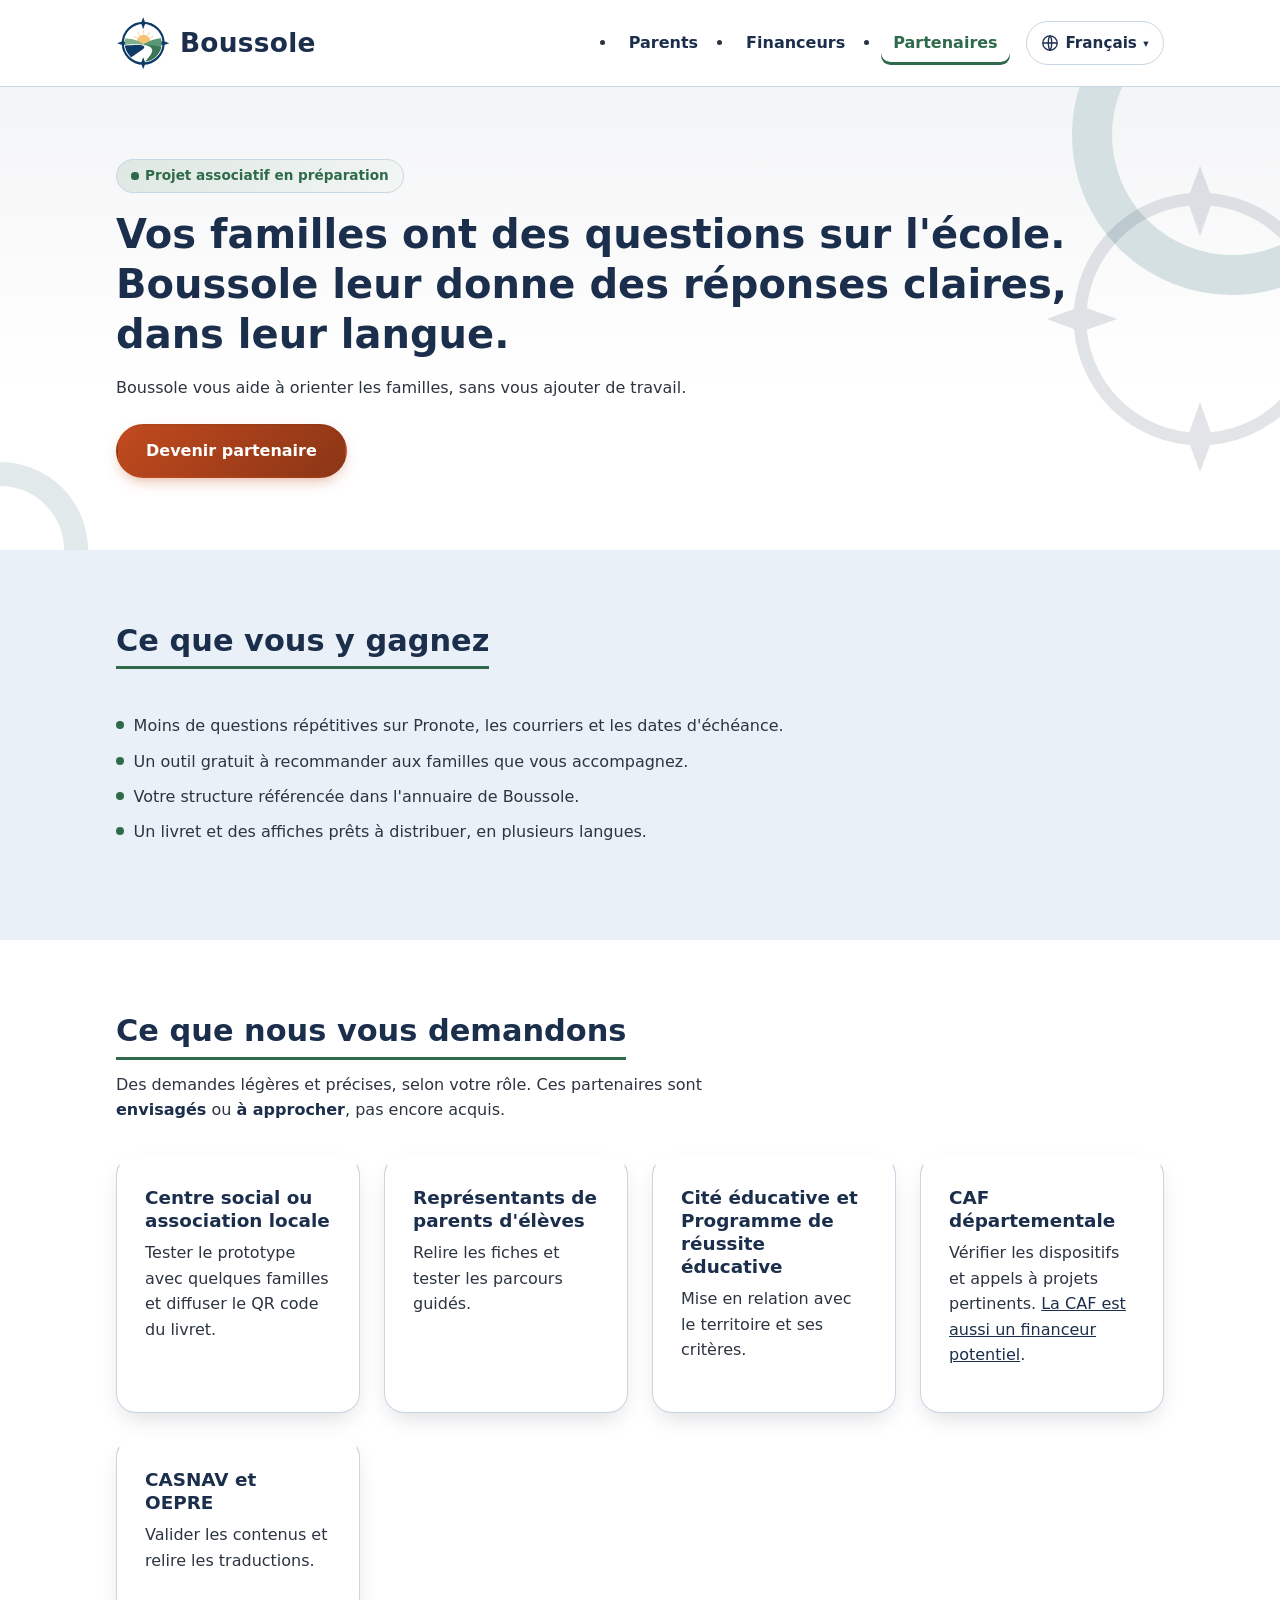
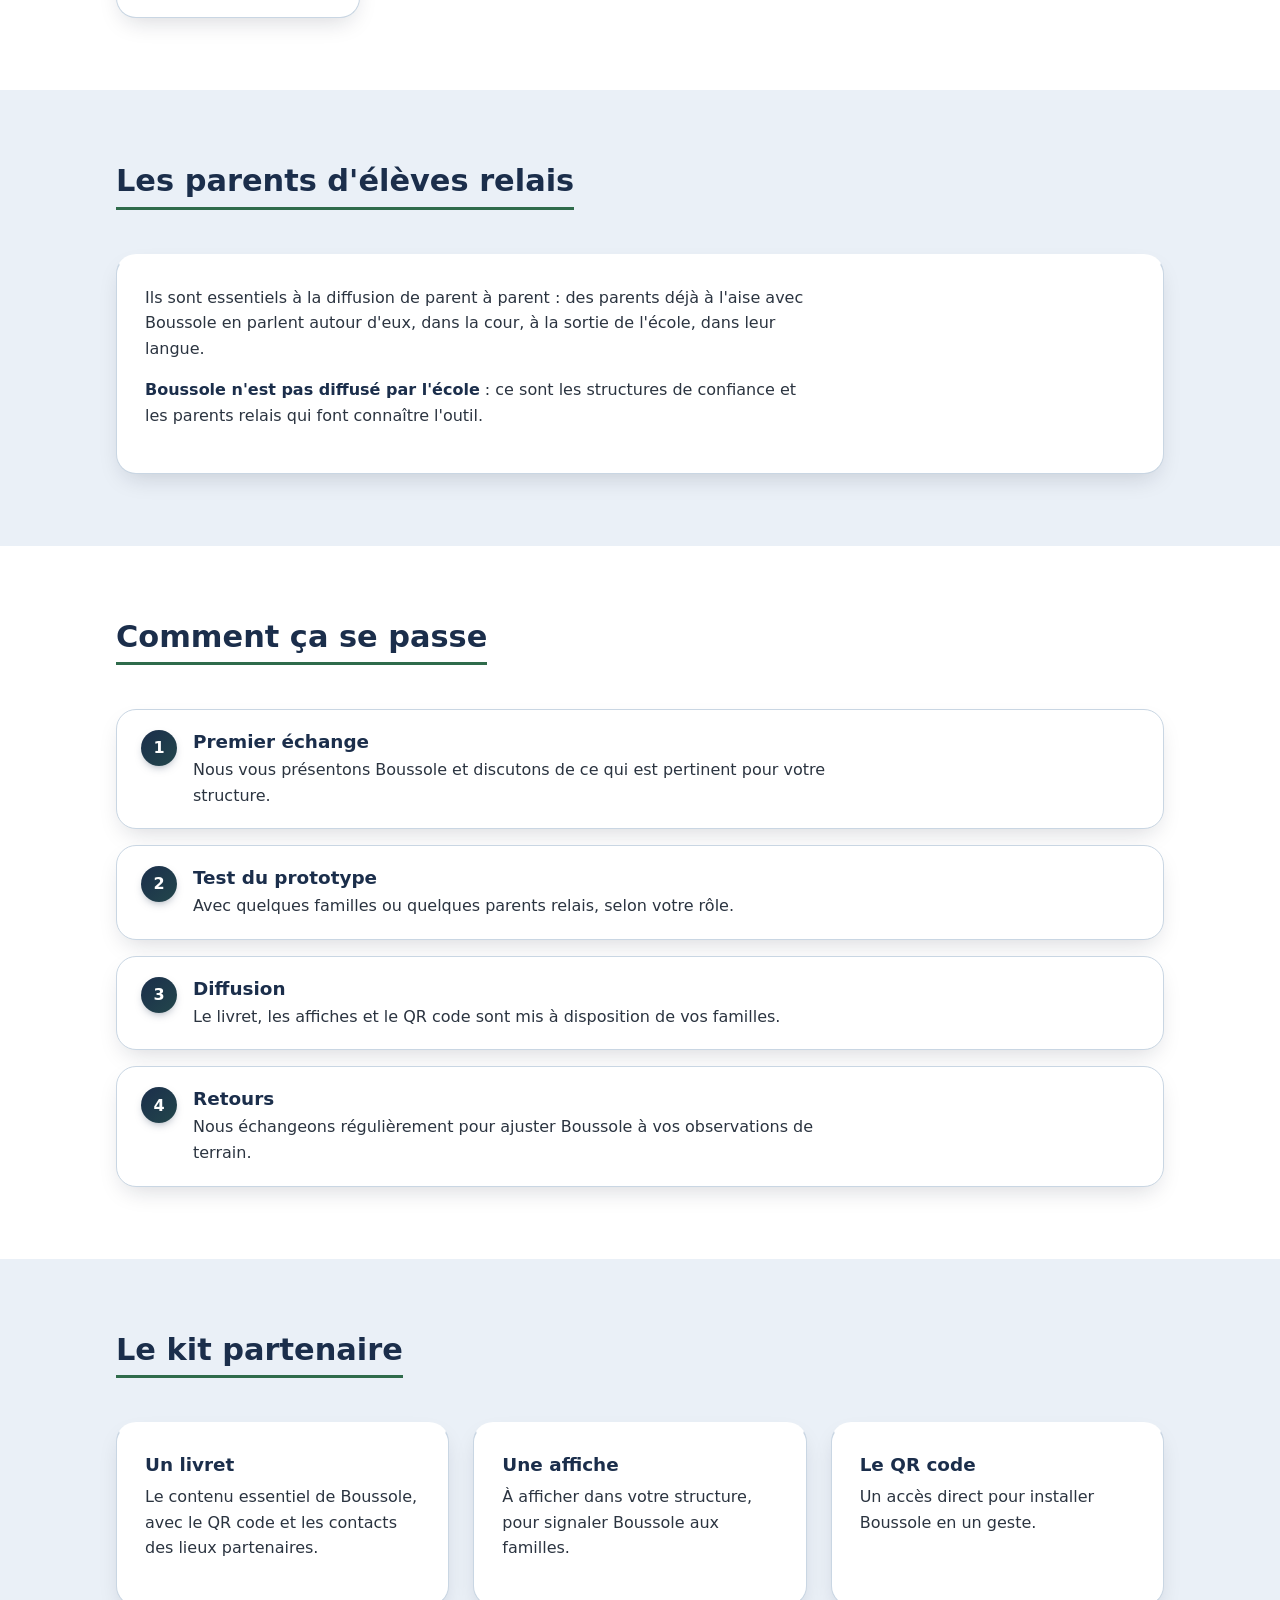
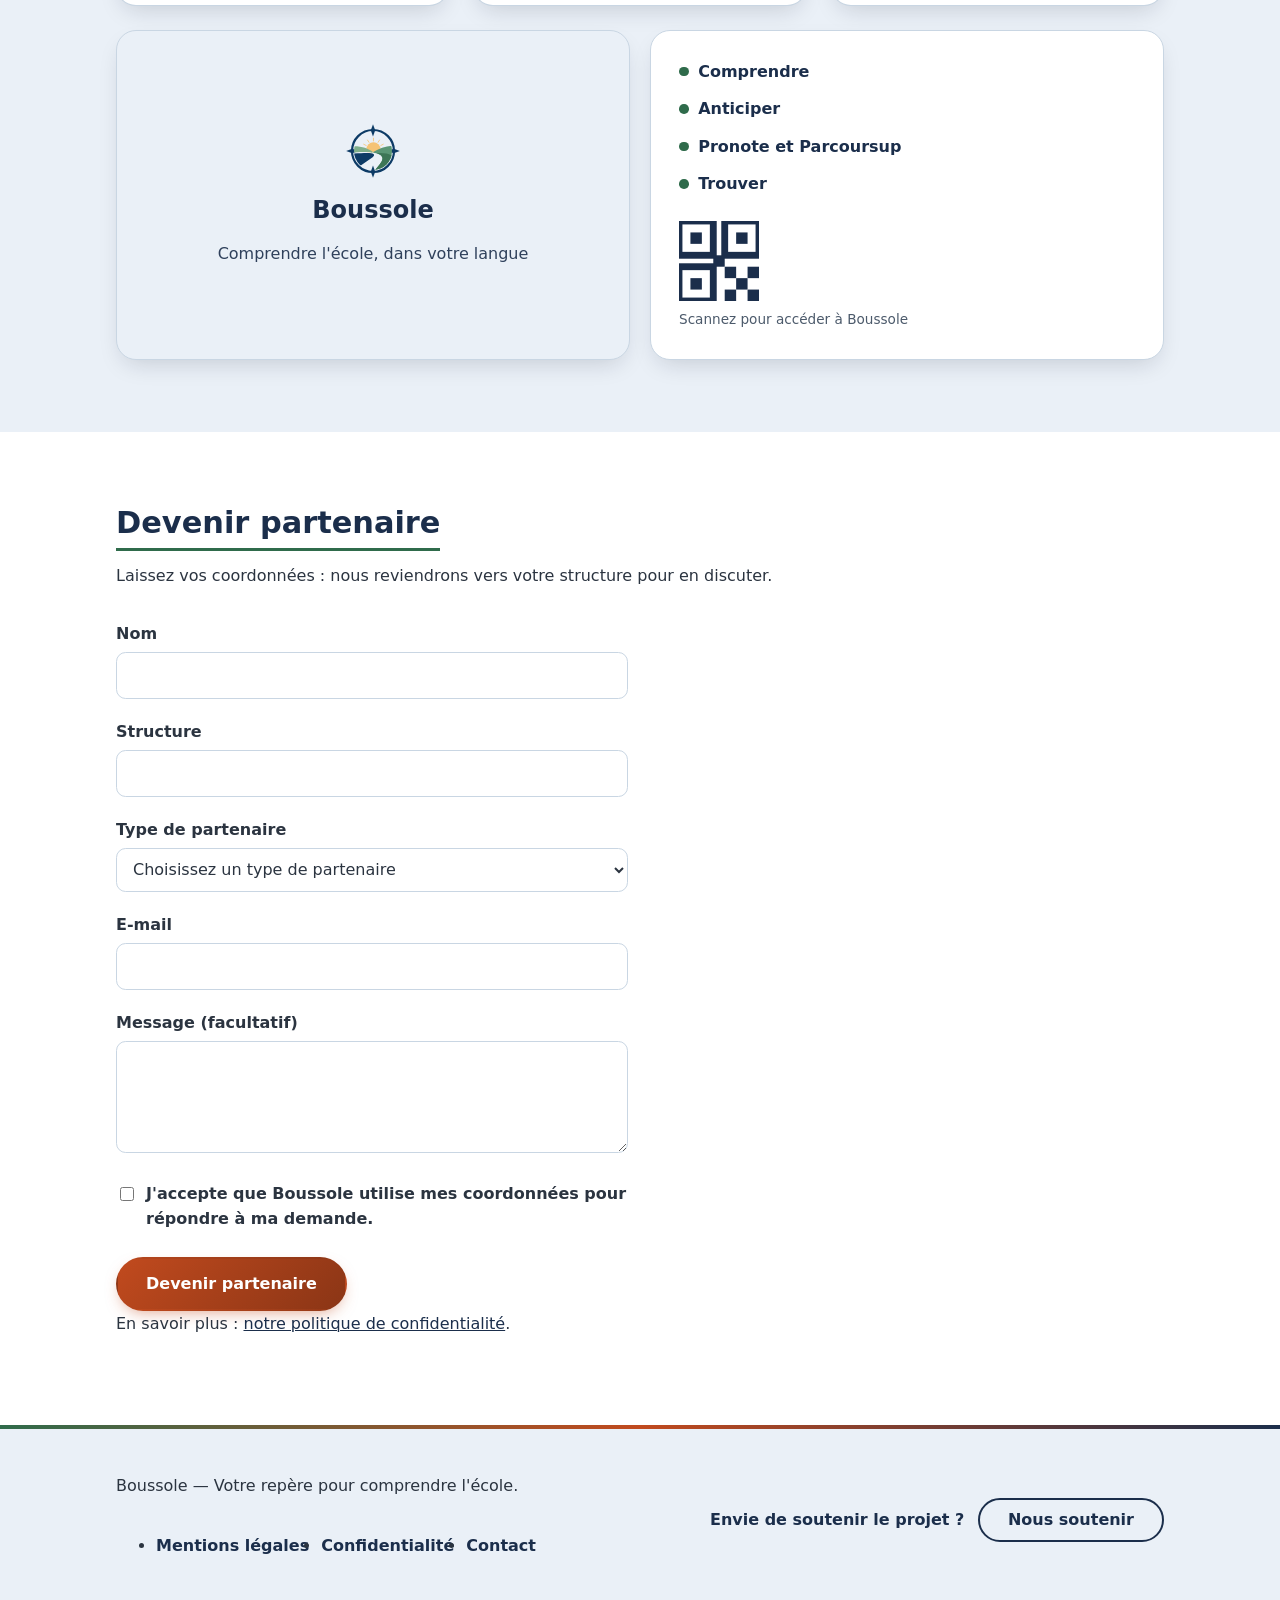
<file: partenaires.html>
<!doctype html>
<html lang="fr">
<head>
  <meta charset="utf-8">
  <meta name="viewport" content="width=device-width, initial-scale=1">
  <title>Partenaires — Boussole</title>
  <meta name="description" content="Boussole aide les familles à comprendre l'école et à utiliser Pronote et Parcoursup, sans ajouter de travail à votre structure. Devenez partenaire du pilote en Seine-Saint-Denis.">
  <link rel="icon" href="data:image/svg+xml,%3Csvg xmlns='http://www.w3.org/2000/svg' viewBox='0 0 48 48'%3E%3Cdefs%3E%3CclipPath id='d'%3E%3Ccircle cx='24' cy='24' r='16.3'/%3E%3C/clipPath%3E%3CclipPath id='s'%3E%3Crect x='0' y='0' width='48' height='25'/%3E%3C/clipPath%3E%3C/defs%3E%3Ccircle cx='24' cy='24' r='18' fill='none' stroke='%230D3B66' stroke-width='1.9'/%3E%3Cg fill='%230D3B66'%3E%3Cpolygon points='24,1 25.9,6.2 24,11.6 22.1,6.2'/%3E%3Cpolygon points='47,24 41.8,25.9 36.4,24 41.8,22.1'/%3E%3Cpolygon points='24,47 25.9,41.8 24,36.4 22.1,41.8'/%3E%3Cpolygon points='1,24 6.2,25.9 11.6,24 6.2,22.1'/%3E%3C/g%3E%3Cg clip-path='url(%23d)'%3E%3Cg clip-path='url(%23s)'%3E%3Ccircle cx='24.4' cy='22.5' r='6' fill='%23F5C374'/%3E%3C/g%3E%3Cg stroke='%23F5C374' stroke-width='0.7' stroke-linecap='round'%3E%3Cline x1='24.4' y1='15.4' x2='24.4' y2='13'/%3E%3Cline x1='28.3' y1='16.6' x2='29.6' y2='14.6'/%3E%3Cline x1='20.6' y1='16.6' x2='19.3' y2='14.6'/%3E%3Cline x1='30.7' y1='19.3' x2='32.8' y2='18.2'/%3E%3Cline x1='18.2' y1='19.3' x2='16' y2='18.2'/%3E%3C/g%3E%3Cpath fill='%237FAF8B' d='M5.1,19.9 C13.7,19.5 19.7,21.4 24,24.9 L23.1,25.4 C19.7,24.7 13.7,24.9 5.1,25.5 Z'/%3E%3Cpath fill='%230D3B66' d='M5.1,26.4 C13.7,25.7 19.7,25.5 22.5,25.9 C25.4,26.2 25.7,27.9 23.7,29.3 L12.9,36.9 L5.1,36.9 Z'/%3E%3Cpath fill='%235A9675' d='M24.2,24.9 C29.1,21.9 35.1,19.7 41.1,19.4 L41.1,44.6 L25.7,44.6 L25.7,40.5 C28.3,36.9 32.1,33.4 32.1,30.4 C32.1,27.4 27.4,25.7 24.3,25.5 Z'/%3E%3Cpath fill='%233D7656' d='M26.6,25.9 C33,25.5 38.6,26.4 41.1,28.5 L41.1,44.6 L25.7,44.6 L25.7,40.5 C28.3,36.9 32.1,33.4 32.1,30.4 C32.1,28.1 30,26.4 26.6,25.9 Z'/%3E%3C/g%3E%3C/svg%3E">
  <link rel="stylesheet" href="assets/css/style.css">
</head>
<body>
<a class="lien-evitement" href="#contenu">Aller au contenu</a>

<header class="entete">
  <div class="conteneur entete__interieur">
    <a class="logo" href="index.html">
      <svg viewBox="0 0 48 48" aria-hidden="true" focusable="false">
        <defs>
          <clipPath id="boussole-cadre"><circle cx="24" cy="24" r="16.3" /></clipPath>
          <clipPath id="boussole-cadre-ciel"><rect x="0" y="0" width="48" height="25" /></clipPath>
        </defs>
        <circle cx="24" cy="24" r="18" fill="none" stroke="#0D3B66" stroke-width="1.9" />
        <g fill="#0D3B66">
          <polygon points="24,1 25.9,6.2 24,11.6 22.1,6.2" />
          <polygon points="47,24 41.8,25.9 36.4,24 41.8,22.1" />
          <polygon points="24,47 25.9,41.8 24,36.4 22.1,41.8" />
          <polygon points="1,24 6.2,25.9 11.6,24 6.2,22.1" />
        </g>
        <g clip-path="url(#boussole-cadre)">
          <g clip-path="url(#boussole-cadre-ciel)">
            <circle cx="24.4" cy="22.5" r="6" fill="#F5C374" />
          </g>
          <g stroke="#F5C374" stroke-width="0.7" stroke-linecap="round">
            <line x1="24.4" y1="15.4" x2="24.4" y2="13" />
            <line x1="28.3" y1="16.6" x2="29.6" y2="14.6" />
            <line x1="20.6" y1="16.6" x2="19.3" y2="14.6" />
            <line x1="30.7" y1="19.3" x2="32.8" y2="18.2" />
            <line x1="18.2" y1="19.3" x2="16" y2="18.2" />
          </g>
          <path fill="#7FAF8B" d="M5.1,19.9 C13.7,19.5 19.7,21.4 24,24.9 L23.1,25.4 C19.7,24.7 13.7,24.9 5.1,25.5 Z" />
          <path fill="#0D3B66" d="M5.1,26.4 C13.7,25.7 19.7,25.5 22.5,25.9 C25.4,26.2 25.7,27.9 23.7,29.3 L12.9,36.9 L5.1,36.9 Z" />
          <path fill="#5A9675" d="M24.2,24.9 C29.1,21.9 35.1,19.7 41.1,19.4 L41.1,44.6 L25.7,44.6 L25.7,40.5 C28.3,36.9 32.1,33.4 32.1,30.4 C32.1,27.4 27.4,25.7 24.3,25.5 Z" />
          <path fill="#3D7656" d="M26.6,25.9 C33,25.5 38.6,26.4 41.1,28.5 L41.1,44.6 L25.7,44.6 L25.7,40.5 C28.3,36.9 32.1,33.4 32.1,30.4 C32.1,28.1 30,26.4 26.6,25.9 Z" />
        </g>
      </svg>
      <span>Boussole</span>
    </a>
    <div class="entete__droite">
      <nav class="nav-principale" aria-label="Navigation principale">
        <ul>
          <li><a href="parents.html">Parents</a></li>
          <li><a href="financeurs.html">Financeurs</a></li>
          <li><a href="partenaires.html" aria-current="page">Partenaires</a></li>
        </ul>
      </nav>
      <!-- Sélecteur de langue : démonstration uniquement. Il montre l'intention de
           traduire le site plus tard, mais ne traduit rien pour l'instant : seule
           l'application Boussole sera réellement multilingue dès son lancement. -->
      <details class="selecteur-langue">
        <summary class="selecteur-langue__bouton">
          <svg aria-hidden="true" focusable="false" viewBox="0 0 20 20" width="18" height="18">
            <circle cx="10" cy="10" r="8" fill="none" stroke="currentColor" stroke-width="1.5" />
            <path d="M2 10h16M10 2c2.5 2.5 2.5 13 0 16M10 2c-2.5 2.5-2.5 13 0 16" fill="none" stroke="currentColor" stroke-width="1.5" />
          </svg>
          <span>Français</span>
        </summary>
        <div class="selecteur-langue__panneau">
          <ul class="selecteur-langue__liste">
            <li><strong>Français</strong><span class="badge">Langue actuelle</span></li>
            <li>English — anglais<span class="badge">Bientôt</span></li>
            <li>العربية — arabe maghrébin<span class="badge">Bientôt</span></li>
            <li>Bamanankan — bambara<span class="badge">Bientôt</span></li>
            <li>Português — portugais<span class="badge">Bientôt</span></li>
            <li>Türkçe — turc<span class="badge">Bientôt</span></li>
          </ul>
          <p class="selecteur-langue__note">Démonstration : la traduction du site n'est pas encore activée. L'application Boussole, elle, sera disponible en plusieurs langues dès son lancement.</p>
        </div>
      </details>
    </div>
  </div>
</header>

<main id="contenu">
  <section class="section hero">
    <svg class="hero__boussole" viewBox="0 0 48 48" aria-hidden="true" focusable="false">
      <circle cx="24" cy="24" r="18" fill="none" stroke="currentColor" stroke-width="1.9" />
      <polygon points="24,1 25.9,6.2 24,11.6 22.1,6.2" fill="currentColor" />
      <polygon points="47,24 41.8,25.9 36.4,24 41.8,22.1" fill="currentColor" />
      <polygon points="24,47 25.9,41.8 24,36.4 22.1,41.8" fill="currentColor" />
      <polygon points="1,24 6.2,25.9 11.6,24 6.2,22.1" fill="currentColor" />
    </svg>
    <div class="conteneur">
      <p class="badge">Projet associatif en préparation</p>
      <h1>Vos familles ont des questions sur l'école. Boussole leur donne des réponses claires, dans leur langue.</h1>
      <p>Boussole vous aide à orienter les familles, sans vous ajouter de travail.</p>
      <div class="hero__actions">
        <a class="bouton bouton--principal" href="#formulaire">Devenir partenaire</a>
      </div>
    </div>
  </section>

  <section class="section section--douce">
    <div class="conteneur">
      <div class="section__entete">
        <h2>Ce que vous y gagnez</h2>
      </div>
      <ul class="liste-points">
        <li>Moins de questions répétitives sur Pronote, les courriers et les dates d'échéance.</li>
        <li>Un outil gratuit à recommander aux familles que vous accompagnez.</li>
        <li>Votre structure référencée dans l'annuaire de Boussole.</li>
        <li>Un livret et des affiches prêts à distribuer, en plusieurs langues.</li>
      </ul>
    </div>
  </section>

  <section class="section">
    <div class="conteneur">
      <div class="section__entete">
        <h2>Ce que nous vous demandons</h2>
        <p>Des demandes légères et précises, selon votre rôle. Ces partenaires sont <strong>envisagés</strong> ou <strong>à approcher</strong>, pas encore acquis.</p>
      </div>
      <ul class="grille">
        <li class="carte">
          <h3>Centre social ou association locale</h3>
          <p>Tester le prototype avec quelques familles et diffuser le QR code du livret.</p>
        </li>
        <li class="carte">
          <h3>Représentants de parents d'élèves</h3>
          <p>Relire les fiches et tester les parcours guidés.</p>
        </li>
        <li class="carte">
          <h3>Cité éducative et Programme de réussite éducative</h3>
          <p>Mise en relation avec le territoire et ses critères.</p>
        </li>
        <li class="carte">
          <h3>CAF départementale</h3>
          <p>Vérifier les dispositifs et appels à projets pertinents. <a href="financeurs.html">La CAF est aussi un financeur potentiel</a>.</p>
        </li>
        <li class="carte">
          <h3>CASNAV et OEPRE</h3>
          <p>Valider les contenus et relire les traductions.</p>
        </li>
      </ul>
    </div>
  </section>

  <section class="section section--douce">
    <div class="conteneur">
      <div class="section__entete">
        <h2>Les parents d'élèves relais</h2>
      </div>
      <div class="carte">
        <p>Ils sont essentiels à la diffusion de parent à parent : des parents déjà à l'aise avec Boussole en parlent autour d'eux, dans la cour, à la sortie de l'école, dans leur langue.</p>
        <p><strong>Boussole n'est pas diffusé par l'école</strong> : ce sont les structures de confiance et les parents relais qui font connaître l'outil.</p>
      </div>
    </div>
  </section>

  <section class="section">
    <div class="conteneur">
      <div class="section__entete">
        <h2>Comment ça se passe</h2>
      </div>
      <ol class="etapes">
        <li class="etapes__item">
          <span class="etapes__numero">1</span>
          <div>
            <h3>Premier échange</h3>
            <p>Nous vous présentons Boussole et discutons de ce qui est pertinent pour votre structure.</p>
          </div>
        </li>
        <li class="etapes__item">
          <span class="etapes__numero">2</span>
          <div>
            <h3>Test du prototype</h3>
            <p>Avec quelques familles ou quelques parents relais, selon votre rôle.</p>
          </div>
        </li>
        <li class="etapes__item">
          <span class="etapes__numero">3</span>
          <div>
            <h3>Diffusion</h3>
            <p>Le livret, les affiches et le QR code sont mis à disposition de vos familles.</p>
          </div>
        </li>
        <li class="etapes__item">
          <span class="etapes__numero">4</span>
          <div>
            <h3>Retours</h3>
            <p>Nous échangeons régulièrement pour ajuster Boussole à vos observations de terrain.</p>
          </div>
        </li>
      </ol>
    </div>
  </section>

  <section class="section section--douce">
    <div class="conteneur">
      <div class="section__entete">
        <h2>Le kit partenaire</h2>
      </div>
      <ul class="grille">
        <li class="carte">
          <h3>Un livret</h3>
          <p>Le contenu essentiel de Boussole, avec le QR code et les contacts des lieux partenaires.</p>
        </li>
        <li class="carte">
          <h3>Une affiche</h3>
          <p>À afficher dans votre structure, pour signaler Boussole aux familles.</p>
        </li>
        <li class="carte">
          <h3>Le QR code</h3>
          <p>Un accès direct pour installer Boussole en un geste.</p>
        </li>
      </ul>
      <div class="livret" aria-hidden="true">
        <div class="livret__page livret__page--couverture">
          <svg class="livret__logo" viewBox="0 0 48 48" focusable="false">
            <defs>
              <clipPath id="boussole-cadre-livret"><circle cx="24" cy="24" r="16.3" /></clipPath>
              <clipPath id="boussole-cadre-livret-ciel"><rect x="0" y="0" width="48" height="25" /></clipPath>
            </defs>
            <circle cx="24" cy="24" r="18" fill="none" stroke="#0D3B66" stroke-width="1.9" />
            <g fill="#0D3B66">
              <polygon points="24,1 25.9,6.2 24,11.6 22.1,6.2" />
              <polygon points="47,24 41.8,25.9 36.4,24 41.8,22.1" />
              <polygon points="24,47 25.9,41.8 24,36.4 22.1,41.8" />
              <polygon points="1,24 6.2,25.9 11.6,24 6.2,22.1" />
            </g>
            <g clip-path="url(#boussole-cadre-livret)">
              <g clip-path="url(#boussole-cadre-livret-ciel)">
                <circle cx="24.4" cy="22.5" r="6" fill="#F5C374" />
              </g>
              <g stroke="#F5C374" stroke-width="0.7" stroke-linecap="round">
                <line x1="24.4" y1="15.4" x2="24.4" y2="13" />
                <line x1="28.3" y1="16.6" x2="29.6" y2="14.6" />
                <line x1="20.6" y1="16.6" x2="19.3" y2="14.6" />
                <line x1="30.7" y1="19.3" x2="32.8" y2="18.2" />
                <line x1="18.2" y1="19.3" x2="16" y2="18.2" />
              </g>
              <path fill="#7FAF8B" d="M5.1,19.9 C13.7,19.5 19.7,21.4 24,24.9 L23.1,25.4 C19.7,24.7 13.7,24.9 5.1,25.5 Z" />
              <path fill="#0D3B66" d="M5.1,26.4 C13.7,25.7 19.7,25.5 22.5,25.9 C25.4,26.2 25.7,27.9 23.7,29.3 L12.9,36.9 L5.1,36.9 Z" />
              <path fill="#5A9675" d="M24.2,24.9 C29.1,21.9 35.1,19.7 41.1,19.4 L41.1,44.6 L25.7,44.6 L25.7,40.5 C28.3,36.9 32.1,33.4 32.1,30.4 C32.1,27.4 27.4,25.7 24.3,25.5 Z" />
              <path fill="#3D7656" d="M26.6,25.9 C33,25.5 38.6,26.4 41.1,28.5 L41.1,44.6 L25.7,44.6 L25.7,40.5 C28.3,36.9 32.1,33.4 32.1,30.4 C32.1,28.1 30,26.4 26.6,25.9 Z" />
            </g>
          </svg>
          <p class="livret__titre">Boussole</p>
          <p class="livret__accroche">Comprendre l'école, dans votre langue</p>
        </div>
        <div class="livret__page livret__page--interieur">
          <ul class="livret__piliers">
            <li><span class="livret__puce"></span>Comprendre</li>
            <li><span class="livret__puce"></span>Anticiper</li>
            <li><span class="livret__puce"></span>Pronote et Parcoursup</li>
            <li><span class="livret__puce"></span>Trouver</li>
          </ul>
          <svg class="livret__qr" viewBox="0 0 7 7" focusable="false">
            <rect x="0" y="0" width="3" height="3" fill="none" stroke="currentColor" stroke-width="0.6" />
            <rect x="1" y="1" width="1" height="1" fill="currentColor" />
            <rect x="4" y="0" width="3" height="3" fill="none" stroke="currentColor" stroke-width="0.6" />
            <rect x="5" y="1" width="1" height="1" fill="currentColor" />
            <rect x="0" y="4" width="3" height="3" fill="none" stroke="currentColor" stroke-width="0.6" />
            <rect x="1" y="5" width="1" height="1" fill="currentColor" />
            <rect x="4" y="4" width="1" height="1" fill="currentColor" />
            <rect x="6" y="4" width="1" height="1" fill="currentColor" />
            <rect x="5" y="5" width="1" height="1" fill="currentColor" />
            <rect x="4" y="6" width="1" height="1" fill="currentColor" />
            <rect x="6" y="6" width="1" height="1" fill="currentColor" />
            <rect x="3" y="3" width="1" height="1" fill="currentColor" />
          </svg>
          <p class="livret__qr-legende">Scannez pour accéder à Boussole</p>
        </div>
      </div>
      <p class="sr-only">Aperçu du livret partenaire : une couverture avec le logo Boussole et l'accroche « Comprendre l'école, dans votre langue », et une page intérieure présentant les quatre piliers (Comprendre, Anticiper, Pronote et Parcoursup, Trouver) avec un QR code d'accès.</p>
      <!-- À COMPLÉTER : remplacer ce QR code décoratif par le vrai, une fois l'adresse définitive du site connue -->
    </div>
  </section>

  <section class="section" id="formulaire">
    <div class="conteneur">
      <div class="section__entete">
        <h2>Devenir partenaire</h2>
        <p>Laissez vos coordonnées : nous reviendrons vers votre structure pour en discuter.</p>
      </div>

      <!-- Formulaire en mode démonstration : le site est un prototype, aucune donnée
           n'est envoyée ni stockée tant que l'analyse d'impact (AIPD) et les documents
           juridiques ne sont pas finalisés. Voir assets/js/main.js pour brancher un
           envoi réel plus tard. -->
      <form class="formulaire" data-formulaire-demo novalidate>
        <div class="champ">
          <label for="part-nom">Nom</label>
          <input type="text" id="part-nom" name="nom" autocomplete="name" required>
        </div>
        <div class="champ">
          <label for="part-structure">Structure</label>
          <input type="text" id="part-structure" name="structure" autocomplete="organization" required>
        </div>
        <div class="champ">
          <label for="part-type">Type de partenaire</label>
          <select id="part-type" name="type-partenaire" required>
            <option value="" selected disabled>Choisissez un type de partenaire</option>
            <option value="centre-social">Centre social ou association locale</option>
            <option value="parents-eleves">Représentants de parents d'élèves</option>
            <option value="cite-educative">Cité éducative ou PRE</option>
            <option value="caf">CAF</option>
            <option value="casnav-oepre">CASNAV ou OEPRE</option>
            <option value="mediatheque">Médiathèque</option>
            <option value="autre">Autre</option>
          </select>
        </div>
        <div class="champ">
          <label for="part-email">E-mail</label>
          <input type="email" id="part-email" name="email" autocomplete="email" required>
        </div>
        <div class="champ">
          <label for="part-message">Message (facultatif)</label>
          <textarea id="part-message" name="message"></textarea>
        </div>
        <div class="champ champ--case">
          <input type="checkbox" id="part-consentement" name="consentement" required>
          <label for="part-consentement">J'accepte que Boussole utilise mes coordonnées pour répondre à ma demande.</label>
        </div>
        <button type="submit" class="bouton bouton--principal">Devenir partenaire</button>
        <p>En savoir plus : <a href="confidentialite.html">notre politique de confidentialité</a>.</p>
      </form>
      <div class="formulaire__confirmation" data-formulaire-confirmation hidden tabindex="-1" role="status">
        <p>Merci ! Votre demande est bien enregistrée. Nous reviendrons vers votre structure pour en discuter.</p>
      </div>
    </div>
  </section>
</main>

<footer class="pied">
  <div class="conteneur pied__interieur">
    <div class="pied__bloc">
      <p>Boussole — Votre repère pour comprendre l'école.</p>
      <nav aria-label="Pied de page">
        <ul>
          <li><a href="mentions-legales.html">Mentions légales</a></li>
          <li><a href="confidentialite.html">Confidentialité</a></li>
          <li><a href="mailto:[À COMPLÉTER]">Contact</a></li> <!-- À COMPLÉTER : adresse e-mail officielle de l'association -->
        </ul>
      </nav>
    </div>
    <div class="pied__soutenir">
      <p>Envie de soutenir le projet ?</p>
      <a class="bouton bouton--secondaire" href="financeurs.html">Nous soutenir</a>
    </div>
  </div>
</footer>

<script src="assets/js/main.js" defer></script>
</body>
</html>
</file>
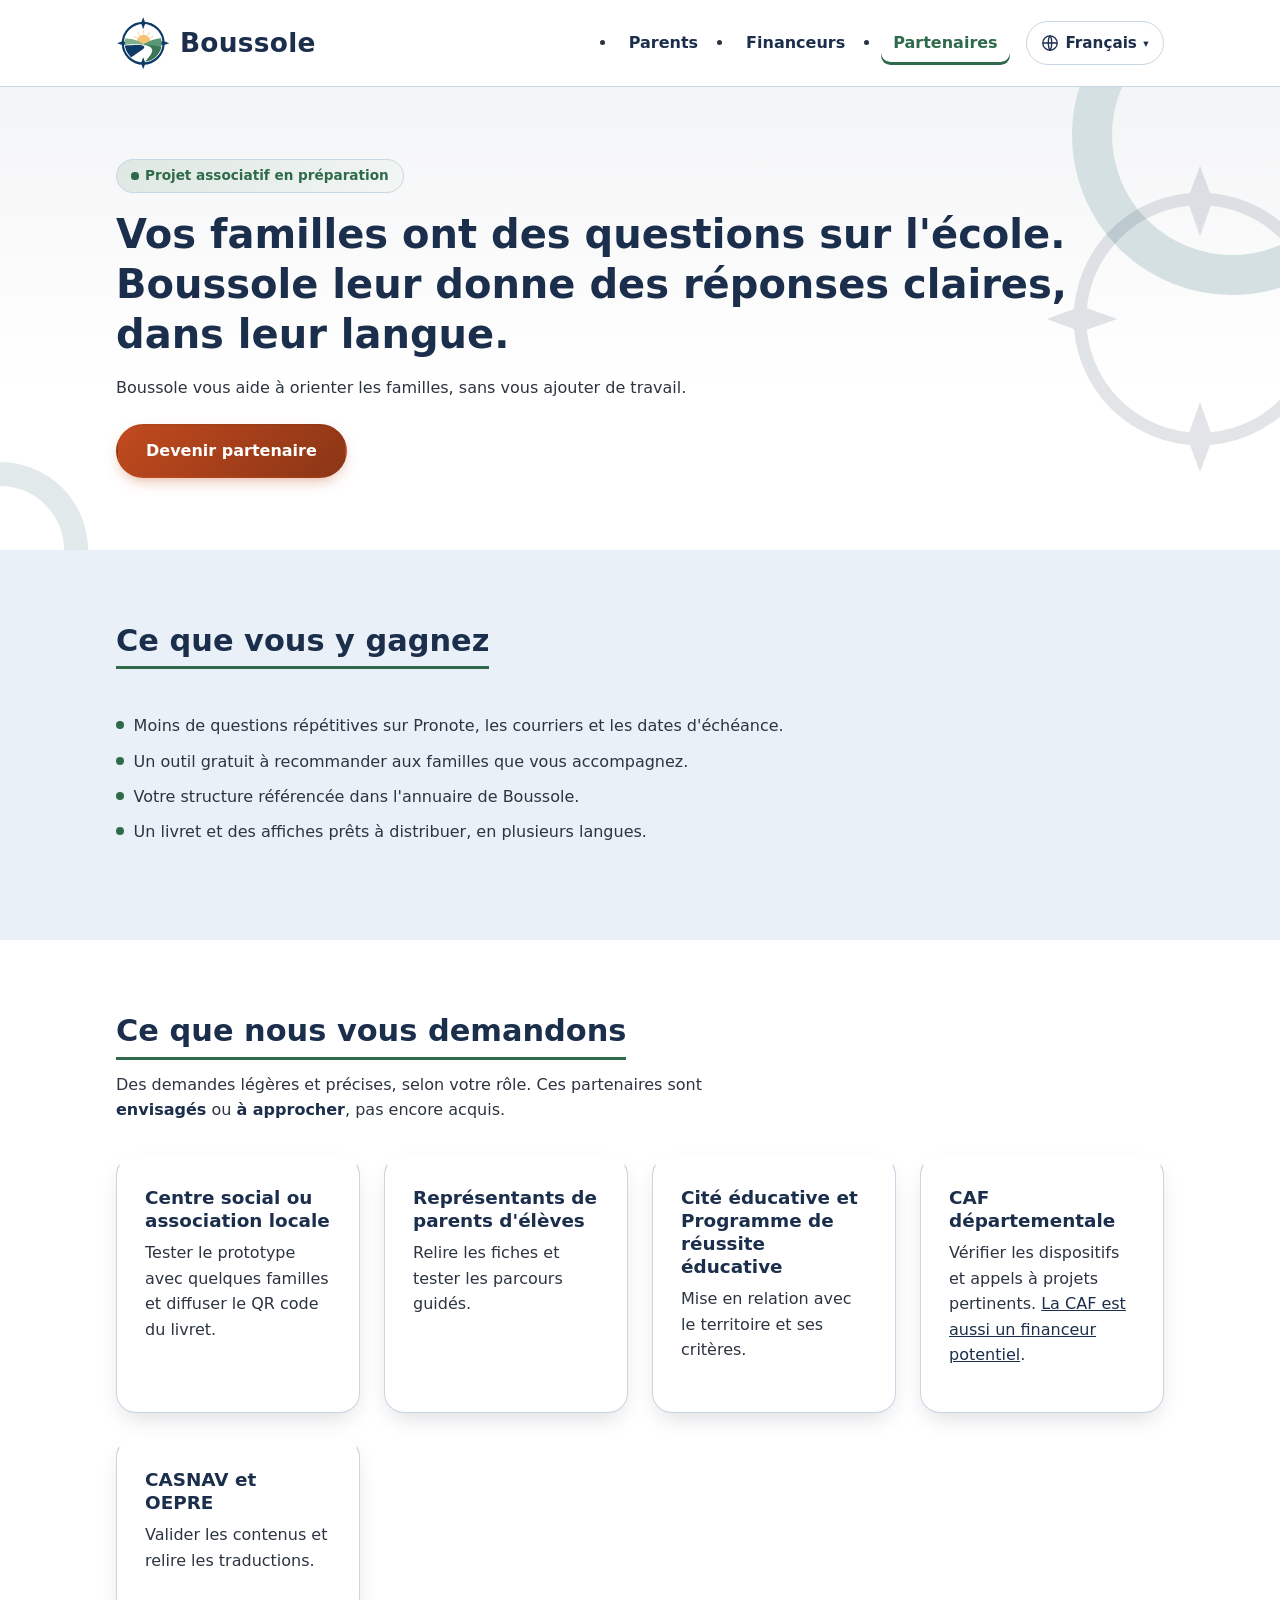
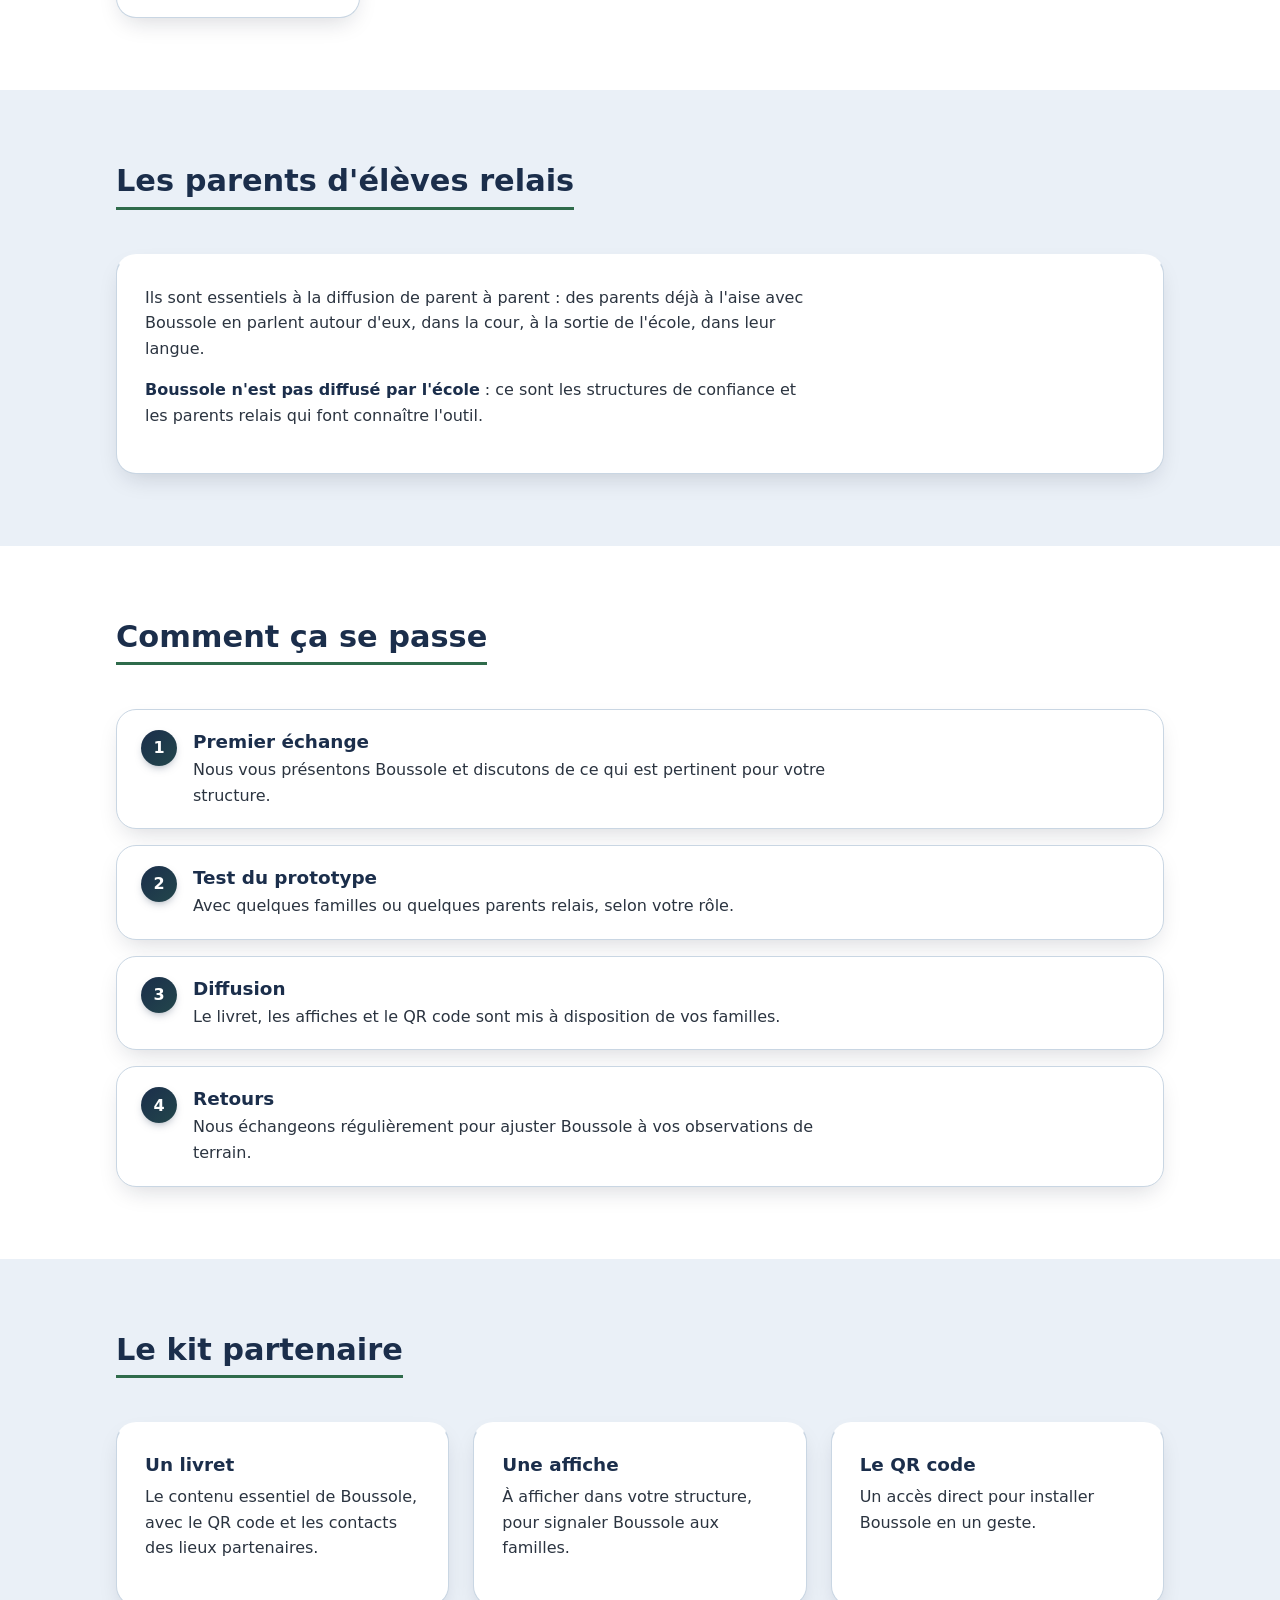
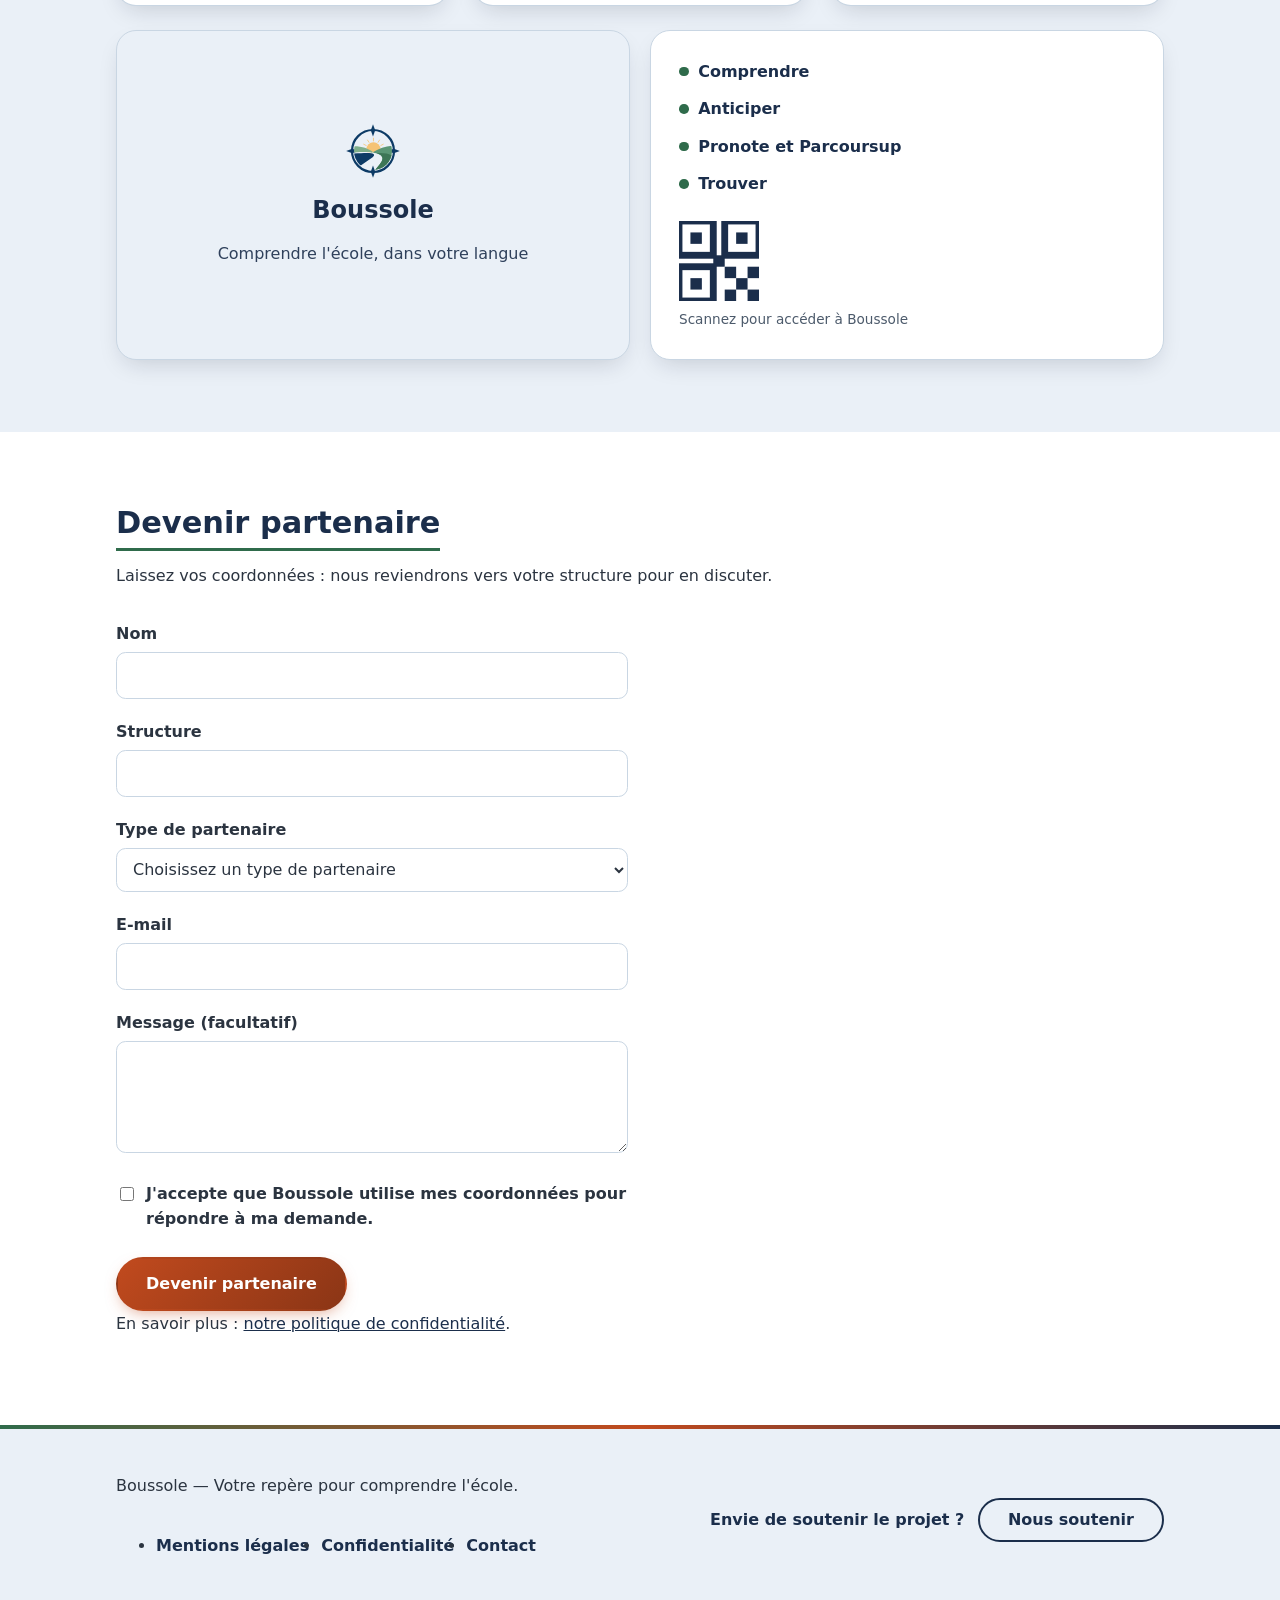
<file: professionnels.html>
<!doctype html>
<html lang="fr">
<head>
  <meta charset="utf-8">
  <meta name="viewport" content="width=device-width, initial-scale=1">
  <title>Redirection — Boussole</title>
  <meta name="description" content="Cette page s'appelle désormais « Partenaires ».">
  <meta http-equiv="refresh" content="0; url=partenaires.html">
  <link rel="canonical" href="partenaires.html">
  <link rel="stylesheet" href="assets/css/style.css">
</head>
<body>
<main id="contenu">
  <section class="section page-erreur">
    <div class="conteneur">
      <h1>Cette page s'appelle désormais « Partenaires ».</h1>
      <p>Vous allez être redirigé automatiquement. Si rien ne se passe, suivez ce lien :</p>
      <div class="hero__actions">
        <a class="bouton bouton--principal" href="partenaires.html">Aller à la page Partenaires</a>
      </div>
    </div>
  </section>
</main>
</body>
</html>
</file>
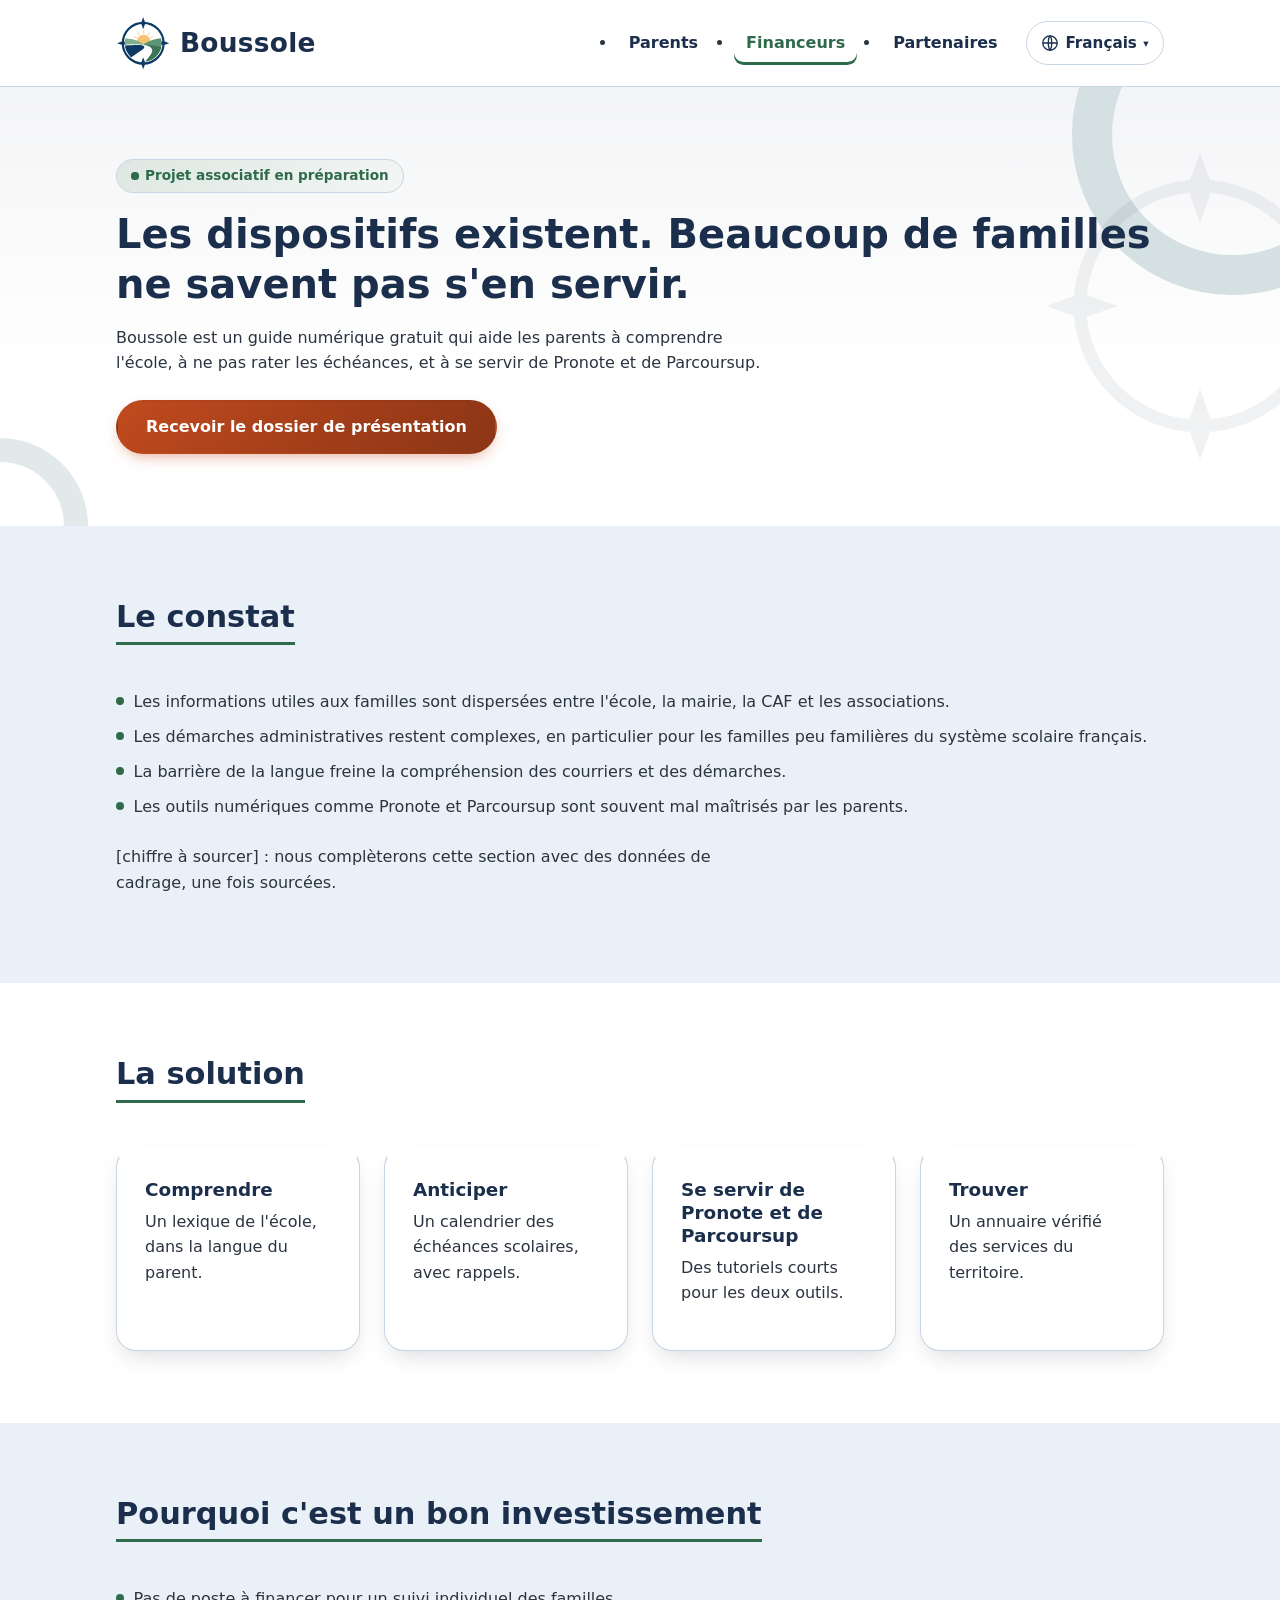
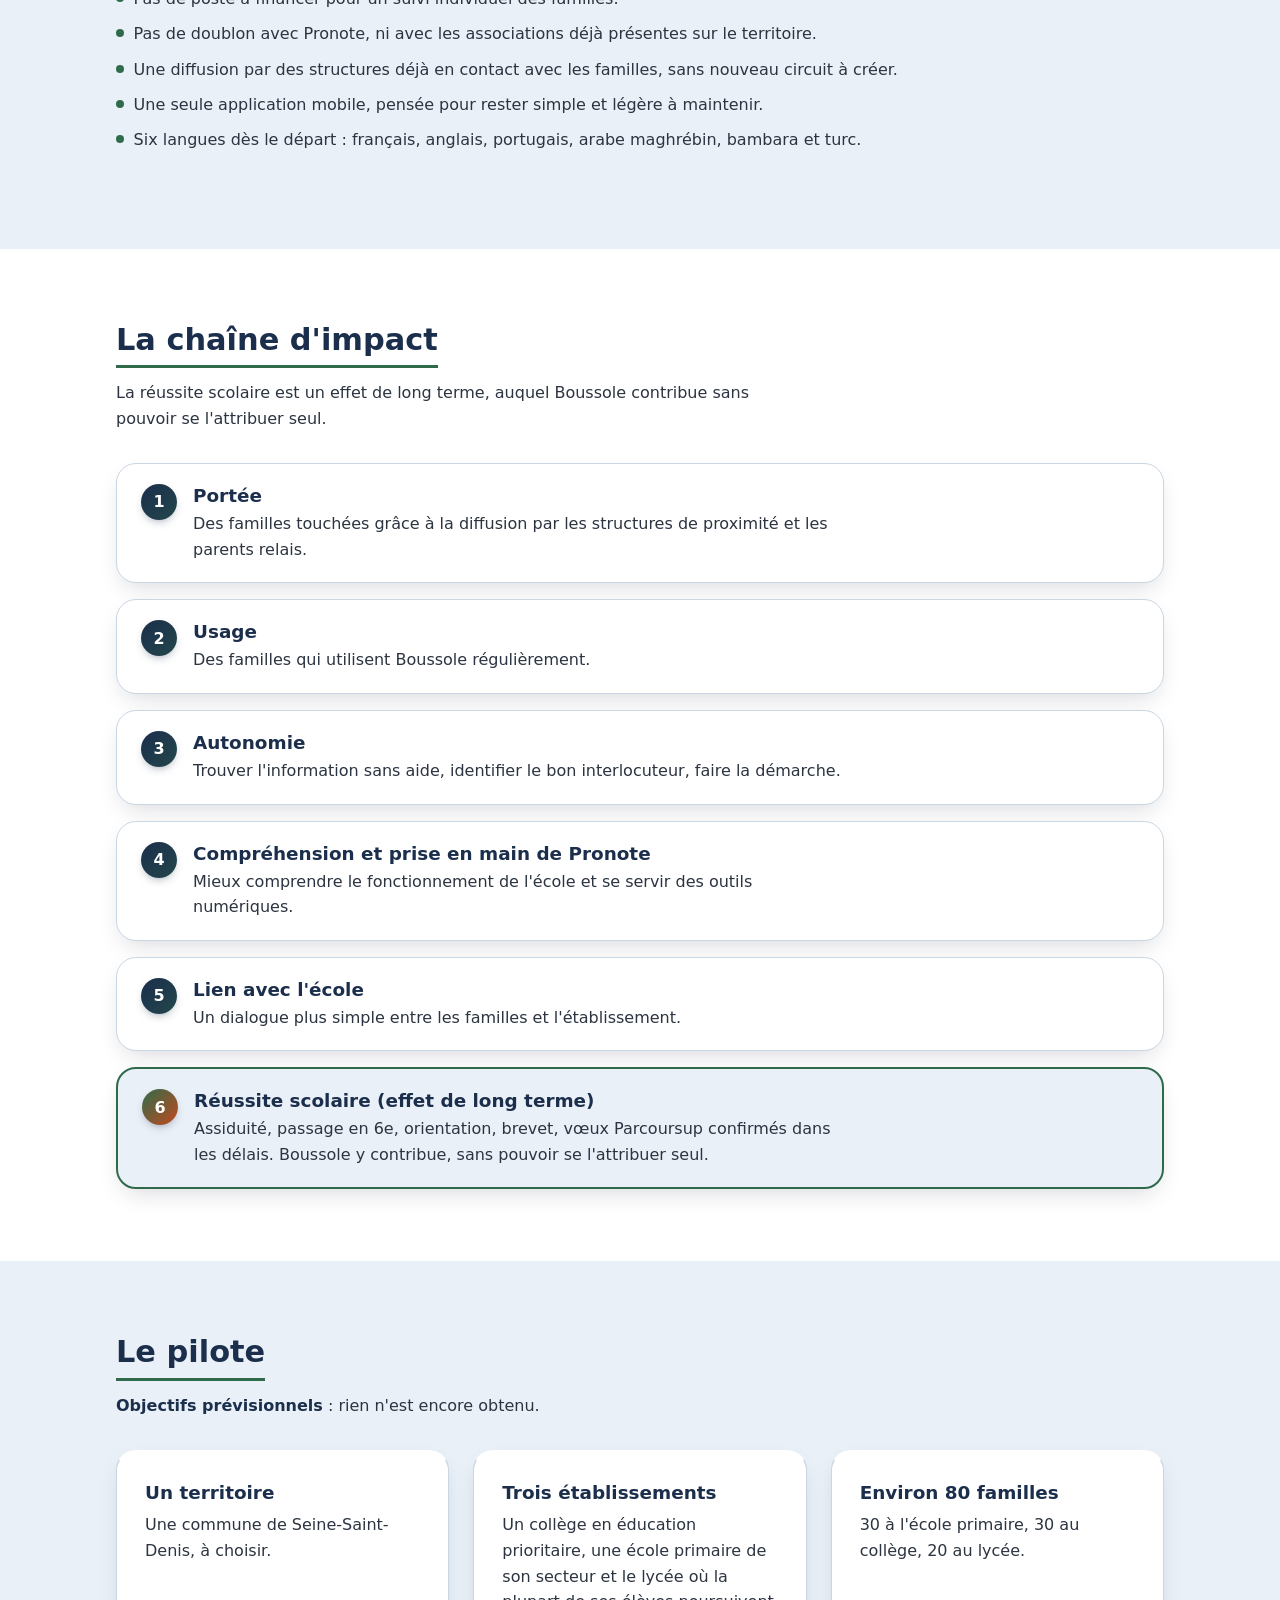
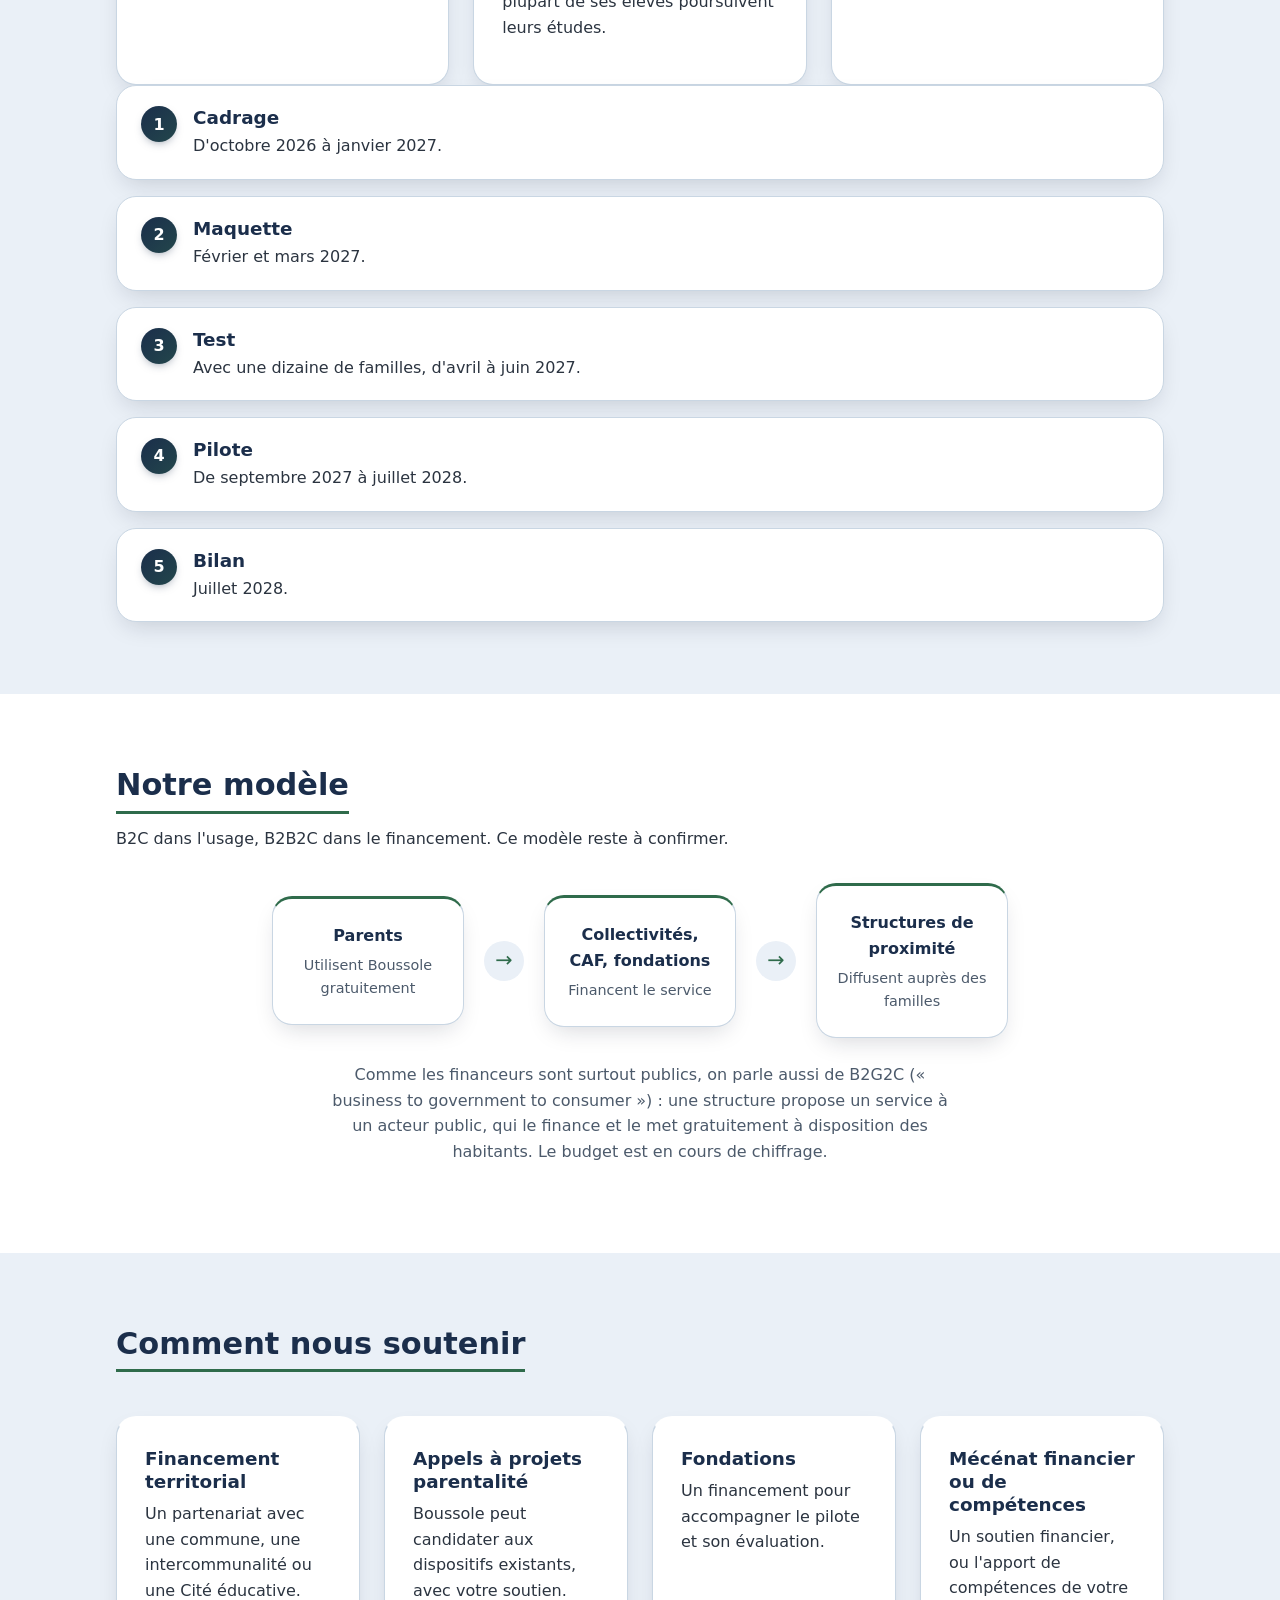
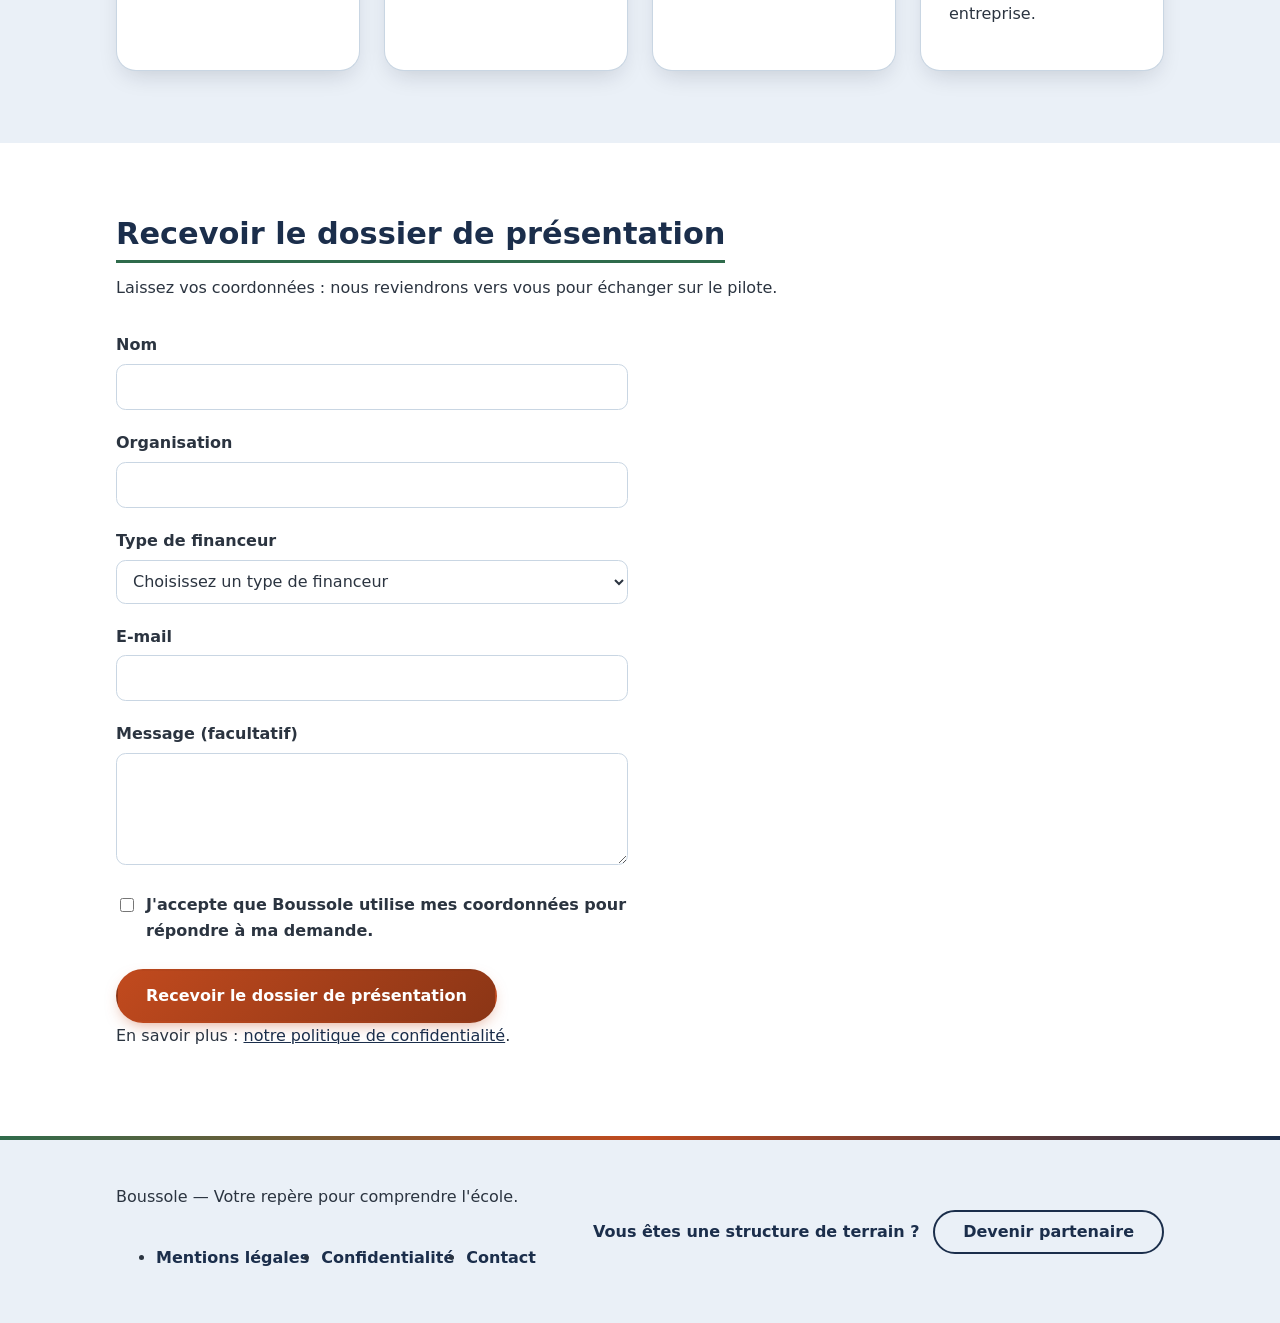
<file: soutenir.html>
<!doctype html>
<html lang="fr">
<head>
  <meta charset="utf-8">
  <meta name="viewport" content="width=device-width, initial-scale=1">
  <title>Redirection — Boussole</title>
  <meta name="description" content="Cette page s'appelle désormais « Financeurs ».">
  <meta http-equiv="refresh" content="0; url=financeurs.html">
  <link rel="canonical" href="financeurs.html">
  <link rel="stylesheet" href="assets/css/style.css">
</head>
<body>
<main id="contenu">
  <section class="section page-erreur">
    <div class="conteneur">
      <h1>Cette page s'appelle désormais « Financeurs ».</h1>
      <p>Vous allez être redirigé automatiquement. Si rien ne se passe, suivez ce lien :</p>
      <div class="hero__actions">
        <a class="bouton bouton--principal" href="financeurs.html">Aller à la page Financeurs</a>
      </div>
    </div>
  </section>
</main>
</body>
</html>
</file>
<file: assets/css/style.css>
/* =========================================================
   Boussole — feuille de style unique et partagée
   Police système uniquement, pas de framework.
   ========================================================= */

/* --- 1. Réinitialisation simple --- */
*, *::before, *::after {
  box-sizing: border-box;
}

html {
  -webkit-text-size-adjust: 100%;
}

body, h1, h2, h3, p, ul, ol, figure {
  margin: 0;
}

ul[class], ol[class] {
  list-style: none;
  padding: 0;
}

img {
  max-width: 100%;
  height: auto;
  display: block;
}

/* --- 2. Couleurs : mode clair par défaut, mode sombre automatique --- */
:root {
  --color-text: #2B3440;
  --color-text-doux: #4C5A6B;
  --color-bg: #FFFFFF;
  --color-bg-doux: #EAF0F7;
  --color-primaire: #1B2E4B;
  --color-accent: #2F6B4B;
  --color-cta: #C14A1E;
  --color-cta-texte: #FFFFFF;
  --color-bordure: #C9D6E3;
  --color-focus: #1B2E4B;
  --color-logo-soleil: #E8B45A;
  --color-accent-clair: #7DA88C;
  --rayon: 0.6rem;
  --rayon-grand: 1.25rem;
  --rayon-pilule: 999px;
  --ombre: 0 10px 25px -8px rgba(15, 23, 42, 0.18);
}

@media (prefers-color-scheme: dark) {
  :root {
    --color-text: #E8EDF3;
    --color-text-doux: #B7C4D4;
    --color-bg: #10151C;
    --color-bg-doux: #16212F;
    --color-primaire: #AFCBEC;
    --color-accent: #8FD1AC;
    --color-cta: #E07A48;
    --color-cta-texte: #10151C;
    --color-bordure: #2B3A4A;
    --color-focus: #AFCBEC;
    --color-logo-soleil: #F2C572;
    --color-accent-clair: #9BC2A8;
    --ombre: 0 10px 25px -8px rgba(0, 0, 0, 0.55);
  }
}

/* --- 3. Base --- */
body {
  font-family: system-ui, -apple-system, "Segoe UI", Roboto, sans-serif;
  font-size: 1rem;
  line-height: 1.6;
  color: var(--color-text);
  background-color: var(--color-bg);
  overflow-x: hidden;
}

h1, h2, h3 {
  color: var(--color-primaire);
  line-height: 1.25;
}

h1 {
  font-size: clamp(1.75rem, 4vw, 2.5rem);
  margin-bottom: 1rem;
}

h2 {
  font-size: clamp(1.4rem, 3vw, 1.9rem);
  margin-bottom: 0.75rem;
}

h3 {
  font-size: 1.15rem;
  margin-bottom: 0.5rem;
}

p {
  margin-bottom: 1rem;
  max-width: 65ch;
}

a {
  color: var(--color-primaire);
}

a:not([class]) {
  text-decoration-thickness: from-font;
}

strong {
  color: var(--color-primaire);
}

/* --- 4. Accessibilité : focus visible, lien d'évitement --- */
:focus-visible {
  outline: 3px solid var(--color-focus);
  outline-offset: 2px;
}

.sr-only {
  position: absolute;
  width: 1px;
  height: 1px;
  padding: 0;
  margin: -1px;
  overflow: hidden;
  clip: rect(0, 0, 0, 0);
  white-space: nowrap;
  border: 0;
}

.lien-evitement {
  position: absolute;
  left: 1rem;
  top: -4rem;
  background: var(--color-primaire);
  color: #fff;
  padding: 0.75rem 1.25rem;
  border-radius: var(--rayon);
  z-index: 100;
  transition: top 0.2s ease;
}

.lien-evitement:focus {
  top: 1rem;
}

/* --- 5. Mise en page générale --- */
.conteneur {
  width: 100%;
  max-width: 68rem;
  margin-inline: auto;
  padding-inline: 1.25rem;
}

.section {
  padding-block: clamp(2.5rem, 6vw, 4.5rem);
}

.section--douce {
  background-color: var(--color-bg-doux);
}

.section__entete {
  max-width: 42rem;
  margin-bottom: 2rem;
}

.section__entete h2 {
  display: inline-block;
  padding-bottom: 0.4rem;
  border-bottom: 3px solid var(--color-accent);
}

/* --- 6. En-tête et navigation --- */
.entete {
  border-bottom: 1px solid var(--color-bordure);
}

.entete__interieur {
  display: flex;
  align-items: center;
  justify-content: space-between;
  gap: 1rem;
  padding-block: 1rem;
}

.entete__droite {
  display: flex;
  align-items: center;
  gap: 1rem;
  flex-wrap: wrap;
}

.logo {
  display: inline-flex;
  align-items: center;
  gap: 0.6rem;
  color: var(--color-primaire);
  font-weight: 700;
  font-size: 1.65rem;
  letter-spacing: 0.01em;
  text-decoration: none;
}

.logo svg {
  width: 3.4rem;
  height: 3.4rem;
  flex-shrink: 0;
}

.nav-principale ul {
  display: flex;
  flex-wrap: wrap;
  gap: 0.5rem 1.5rem;
}

.nav-principale a {
  display: inline-flex;
  align-items: center;
  min-height: 44px;
  padding: 0.5rem 0.75rem;
  border-radius: var(--rayon);
  font-weight: 600;
  text-decoration: none;
  transition: color 0.15s ease, background-color 0.15s ease;
}

.nav-principale a:hover {
  color: var(--color-accent);
  background-color: var(--color-bg-doux);
}

.nav-principale a[aria-current="page"] {
  color: var(--color-accent);
  box-shadow: inset 0 -3px 0 var(--color-accent);
}

/* --- Sélecteur de langue (démonstration) --- */
.selecteur-langue {
  position: relative;
}

.selecteur-langue__bouton {
  display: inline-flex;
  align-items: center;
  gap: 0.4rem;
  min-height: 44px;
  padding: 0.5rem 0.9rem;
  border: 1px solid var(--color-bordure);
  border-radius: var(--rayon-pilule);
  font-weight: 600;
  font-size: 0.95rem;
  color: var(--color-primaire);
  cursor: pointer;
  list-style: none;
}

.selecteur-langue__bouton::-webkit-details-marker {
  display: none;
}

.selecteur-langue__bouton::after {
  content: "▾";
  font-size: 0.7em;
}

.selecteur-langue[open] .selecteur-langue__bouton::after {
  content: "▴";
}

.selecteur-langue__panneau {
  position: absolute;
  top: calc(100% + 0.5rem);
  right: 0;
  z-index: 70;
  min-width: 17rem;
  background-color: var(--color-bg);
  border: 1px solid var(--color-bordure);
  border-radius: var(--rayon-grand);
  box-shadow: var(--ombre);
  padding: 1rem 1.25rem;
}

.selecteur-langue__liste li {
  display: flex;
  align-items: center;
  justify-content: space-between;
  gap: 0.75rem;
  padding-block: 0.4rem;
  border-bottom: 1px solid var(--color-bordure);
}

.selecteur-langue__liste li:last-child {
  border-bottom: none;
}

.selecteur-langue__note {
  margin: 0.75rem 0 0;
  font-size: 0.85rem;
  color: var(--color-text-doux);
}

/* --- En-tête en mobile : logo, puis navigation, puis langue, chacun sur
     sa propre ligne, pour rester lisible et tactile sur petit écran --- */
@media (max-width: 36rem) {
  .entete__interieur {
    flex-direction: column;
    align-items: stretch;
    gap: 0.75rem;
    padding-block: 0.85rem;
  }

  .entete__droite {
    flex-direction: column;
    align-items: stretch;
    width: 100%;
  }

  .nav-principale ul {
    justify-content: center;
  }

  .selecteur-langue__bouton {
    width: 100%;
    justify-content: center;
  }

  .selecteur-langue__panneau {
    left: 0;
    right: 0;
    width: auto;
    min-width: 0;
  }
}

/* --- 7. Boutons --- */
.bouton {
  display: inline-flex;
  align-items: center;
  justify-content: center;
  gap: 0.5rem;
  min-height: 44px;
  padding: 0.75rem 1.75rem;
  border-radius: var(--rayon-pilule);
  border: 2px solid transparent;
  font: inherit;
  font-weight: 700;
  text-decoration: none;
  cursor: pointer;
  transition: transform 0.15s ease, background-color 0.15s ease, box-shadow 0.15s ease;
}

.bouton--principal {
  background: linear-gradient(135deg, var(--color-cta), color-mix(in srgb, var(--color-cta) 72%, black));
  color: var(--color-cta-texte);
  box-shadow: 0 6px 16px -6px color-mix(in srgb, var(--color-cta) 55%, transparent);
}

.bouton--principal:hover {
  transform: translateY(-2px);
  box-shadow: 0 12px 24px -8px color-mix(in srgb, var(--color-cta) 60%, transparent);
}

.bouton--secondaire {
  background-color: transparent;
  border-color: var(--color-primaire);
  color: var(--color-primaire);
}

.bouton--secondaire:hover {
  background-color: var(--color-bg-doux);
  transform: translateY(-2px);
}

.bouton--discret {
  background-color: var(--color-bg-doux);
  color: var(--color-primaire);
  border-color: var(--color-bordure);
}

/* --- 8. Cartes et grilles --- */
.grille {
  display: grid;
  gap: 1.5rem;
  grid-template-columns: repeat(auto-fit, minmax(15rem, 1fr));
}

.grille + p {
  margin-top: 2.5rem;
  margin-inline: auto;
  text-align: center;
}

.grille + .action-centree {
  display: flex;
  justify-content: center;
  margin-top: 2rem;
}

.carte {
  background-color: var(--color-bg);
  border: 1px solid var(--color-bordure);
  border-top: 3px solid transparent;
  border-radius: var(--rayon-grand);
  box-shadow: var(--ombre);
  padding: 1.75rem;
  transition: transform 0.2s ease, box-shadow 0.2s ease, border-top-color 0.2s ease;
}

.carte:hover {
  transform: translateY(-4px);
  box-shadow: 0 18px 34px -14px rgba(15, 23, 42, 0.3);
  border-top-color: var(--color-accent);
}

.section--douce .carte {
  background-color: var(--color-bg);
}

/* --- Carte "engagement" : icône dans un badge rond, texte centré --- */
.carte--engagement {
  text-align: center;
}

.icone-engagement {
  display: inline-flex;
  align-items: center;
  justify-content: center;
  width: 3.5rem;
  height: 3.5rem;
  margin-bottom: 1rem;
  border-radius: 50%;
  background: linear-gradient(135deg, color-mix(in srgb, var(--color-accent) 22%, var(--color-bg)), color-mix(in srgb, var(--color-accent) 8%, var(--color-bg)));
  color: var(--color-accent);
  box-shadow: 0 4px 10px -4px color-mix(in srgb, var(--color-accent) 40%, transparent);
}

.icone-engagement svg {
  width: 1.6rem;
  height: 1.6rem;
}

.badge {
  display: inline-flex;
  align-items: center;
  gap: 0.4rem;
  background: linear-gradient(135deg, color-mix(in srgb, var(--color-accent) 16%, var(--color-bg)), color-mix(in srgb, var(--color-accent) 6%, var(--color-bg)));
  color: var(--color-accent);
  border: 1px solid var(--color-bordure);
  border-radius: var(--rayon-pilule);
  padding: 0.3rem 0.9rem;
  font-size: 0.85rem;
  font-weight: 700;
}

.badge::before {
  content: "";
  width: 0.45rem;
  height: 0.45rem;
  border-radius: 50%;
  background-color: var(--color-accent);
}

.bandeau {
  background-color: var(--color-bg-doux);
  border-left: 4px solid var(--color-accent);
  padding-block: 1rem;
  text-align: center;
}

.bandeau p {
  margin: 0 auto;
}

.hero {
  position: relative;
  overflow: hidden;
  background: linear-gradient(180deg, color-mix(in srgb, var(--color-primaire) 5%, var(--color-bg)), var(--color-bg) 65%);
}

.hero::before,
.hero::after {
  content: "";
  position: absolute;
  border-radius: 50%;
  border: 2.5rem solid color-mix(in srgb, var(--color-accent) 12%, var(--color-bg-doux));
  z-index: 0;
}

.hero::before {
  top: -7rem;
  right: -7rem;
  width: 20rem;
  height: 20rem;
}

.hero::after {
  bottom: -5.5rem;
  left: -5.5rem;
  width: 11rem;
  height: 11rem;
  border-width: 1.5rem;
  opacity: 0.7;
}

.hero > .conteneur {
  position: relative;
  z-index: 1;
}

@media (max-width: 30rem) {
  .hero::before {
    width: 11rem;
    height: 11rem;
    top: -4rem;
    right: -4rem;
    border-width: 1.5rem;
  }

  .hero::after {
    display: none;
  }
}

.hero .badge {
  margin-bottom: 1rem;
}

.hero--centree {
  text-align: center;
  padding-block: clamp(3.5rem, 10vw, 7rem);
}

.hero--centree .conteneur {
  max-width: 46rem;
  margin-inline: auto;
}

.hero--centree h1 {
  font-size: clamp(2.1rem, 5.5vw, 3.25rem);
}

.hero--centree p {
  margin-inline: auto;
  font-size: 1.15rem;
}

.hero--centree .hero__actions {
  justify-content: center;
}

/* Anneaux concentriques, centrés derrière le texte pour plus d'impact */
.hero--centree::before,
.hero--centree::after {
  top: 50%;
  left: 50%;
  right: auto;
  bottom: auto;
  transform: translate(-50%, -50%);
  opacity: 1;
}

.hero--centree::before {
  width: 32rem;
  height: 32rem;
  border-width: 3rem;
}

.hero--centree::after {
  width: 19rem;
  height: 19rem;
  border-width: 1.75rem;
  border-color: var(--color-accent);
  opacity: 0.2;
}

/* Le logo en couleurs sert déjà de décor : pas d'anneaux en plus derrière. */
.hero--centree:has(.hero__boussole--logo)::before,
.hero--centree:has(.hero__boussole--logo)::after {
  display: none;
}

@media (max-width: 30rem) {
  .hero--centree::before {
    width: 18rem;
    height: 18rem;
    border-width: 2rem;
  }

  .hero--centree::after {
    display: block;
    width: 10rem;
    height: 10rem;
    border-width: 1.25rem;
  }
}

.hero__actions {
  display: flex;
  flex-wrap: wrap;
  gap: 1rem;
  margin-top: 1.5rem;
}

/* --- Motif boussole décoratif, dans les sections hero ---
   Reprend le vrai logo (anneau et flèches), en une seule couleur. */
.hero__boussole {
  position: absolute;
  top: 50%;
  left: 50%;
  transform: translate(-50%, -50%);
  z-index: 0;
  width: min(26rem, 90vw);
  height: min(26rem, 90vw);
  color: var(--color-primaire);
  opacity: 0.12;
  pointer-events: none;
}

/* Variante en couleurs réelles du logo, utilisée en grand sur le hero
   d'accueil : opacité plus marquée que le filigrane monochrome, mais
   encore assez discrète pour ne pas gêner la lecture du texte posé
   dessus (qui reste au-dessus grâce à .hero > .conteneur). */
.hero__boussole--logo {
  width: min(34rem, 100vw);
  height: min(34rem, 100vw);
  opacity: 0.22;
}

@media (prefers-color-scheme: dark) {
  .hero__boussole--logo {
    opacity: 0.3;
  }
}

/* Sur un hero non centré (texte aligné à gauche), le motif se place
   en filigrane sur le côté droit plutôt qu'au centre du texte. */
.hero:not(.hero--centree) .hero__boussole {
  top: 50%;
  left: auto;
  right: -5rem;
  transform: translateY(-50%);
  width: min(20rem, 70vw);
  height: min(20rem, 70vw);
}

/* LP financeurs : ton plus sobre, motif plus discret. */
.hero--sobre .hero__boussole {
  opacity: 0.06;
}

@media (max-width: 30rem) {
  .hero__boussole {
    display: none;
  }
}

/* --- Page d'erreur 404 --- */
.page-erreur {
  text-align: center;
}

.page-erreur .hero__actions,
.page-erreur p {
  justify-content: center;
  margin-inline: auto;
}

/* --- Schéma Parents / Référent / École --- */
.schema {
  display: flex;
  align-items: center;
  justify-content: center;
  gap: 1.25rem;
  margin-bottom: 1.5rem;
}

.schema__noeud {
  background-color: var(--color-bg);
  border: 1px solid var(--color-bordure);
  border-top: 3px solid var(--color-accent);
  border-radius: var(--rayon-grand);
  box-shadow: var(--ombre);
  padding: 1.5rem 1.25rem;
  text-align: center;
  width: 12rem;
}

.schema__noeud p {
  margin: 0;
}

.schema__noeud p:first-child {
  margin-bottom: 0.35rem;
}

.schema__noeud p:last-child {
  font-size: 0.9rem;
  color: var(--color-text-doux);
}

.schema__fleche {
  display: flex;
  align-items: center;
  justify-content: center;
  width: 2.5rem;
  height: 2.5rem;
  flex-shrink: 0;
  border-radius: 50%;
  background-color: var(--color-bg-doux);
  color: var(--color-accent);
  font-size: 1.3rem;
}

@media (max-width: 36rem) {
  .schema {
    flex-direction: column;
  }

  .schema__noeud {
    width: 100%;
    max-width: 18rem;
  }

  .schema__fleche {
    transform: rotate(90deg);
  }
}

.schema__legende {
  text-align: center;
  color: var(--color-text-doux);
  max-width: 40rem;
  margin-inline: auto;
}

/* --- Aperçu de l'application (cadre téléphone en HTML/CSS, aucune image) --- */
.apercu {
  display: flex;
  flex-direction: column;
  align-items: center;
  gap: 0.6rem;
}

.apercu__telephone {
  position: relative;
  width: clamp(13rem, 60vw, 17rem);
  border: 3px solid transparent;
  border-radius: 2.25rem;
  padding: 0.75rem;
  background-image: linear-gradient(var(--color-bg), var(--color-bg)),
    linear-gradient(145deg, color-mix(in srgb, var(--color-primaire) 35%, white), var(--color-primaire) 55%, color-mix(in srgb, var(--color-primaire) 55%, black));
  background-origin: border-box;
  background-clip: padding-box, border-box;
  box-shadow: 0 2rem 4rem -1.5rem rgba(15, 23, 42, 0.45), 0 0.75rem 1.5rem -0.5rem rgba(15, 23, 42, 0.25);
}

/* Îlot dynamique : toujours noir, comme sur un vrai téléphone, quel que soit le thème */
.apercu__telephone::before {
  content: "";
  display: block;
  width: 2.8rem;
  height: 0.5rem;
  margin: 0 auto 0.6rem;
  border-radius: var(--rayon-pilule);
  background-color: #000;
}

.apercu__ecran {
  position: relative;
  background: linear-gradient(175deg, color-mix(in srgb, var(--color-primaire) 5%, var(--color-bg-doux)), var(--color-bg-doux) 55%);
  border-radius: 1.6rem;
  padding: 0.85rem;
}

/* Logo complet en filigrane derrière le contenu de l'écran simulé */
.apercu__filigrane {
  position: absolute;
  inset: 12%;
  opacity: 0.12;
  pointer-events: none;
}

.apercu__ecran > *:not(.apercu__filigrane) {
  position: relative;
  z-index: 1;
}

.apercu--interactif .apercu__filigrane {
  grid-row: 1 / -1;
  grid-column: 1 / -1;
}

/* Barre d'état (purement décorative) */
.apercu__barre-etat {
  display: flex;
  align-items: center;
  justify-content: space-between;
  padding-bottom: 0.6rem;
  font-size: 0.72rem;
  font-weight: 800;
  letter-spacing: 0.01em;
  color: var(--color-text);
}

.apercu__signal {
  display: flex;
  align-items: flex-end;
  gap: 2px;
  height: 0.6rem;
}

.apercu__signal span {
  width: 3px;
  background-color: var(--color-text-doux);
  border-radius: 1px;
}

.apercu__signal span:nth-child(1) { height: 40%; }
.apercu__signal span:nth-child(2) { height: 60%; }
.apercu__signal span:nth-child(3) { height: 80%; }
.apercu__signal span:nth-child(4) { height: 100%; }

.apercu__batterie {
  width: 1.1rem;
  height: 0.6rem;
  border: 1px solid var(--color-text-doux);
  border-radius: 2px;
  padding: 1px;
}

.apercu__batterie span {
  display: block;
  width: 70%;
  height: 100%;
  background-color: var(--color-text-doux);
  border-radius: 1px;
}

/* En-tête : avatar et espace de l'enfant */
.apercu__profil {
  display: flex;
  align-items: center;
  gap: 0.6rem;
  margin-bottom: 0.5rem;
}

.apercu__avatar {
  display: flex;
  align-items: center;
  justify-content: center;
  width: 2.2rem;
  height: 2.2rem;
  flex-shrink: 0;
  border-radius: 50%;
  background: linear-gradient(135deg, var(--color-accent), color-mix(in srgb, var(--color-accent) 60%, black));
  color: var(--color-bg);
  font-weight: 700;
  box-shadow: 0 3px 8px -3px color-mix(in srgb, var(--color-accent) 50%, transparent);
}

.apercu__nom {
  margin: 0;
  font-weight: 800;
  font-size: 1.1rem;
  letter-spacing: -0.01em;
  color: var(--color-primaire);
}

.apercu__niveau {
  margin: 0;
  font-size: 0.75rem;
  font-weight: 600;
  color: var(--color-text-doux);
}

/* Cartes de contenu */
.apercu__carte {
  background-color: var(--color-bg);
  border: none;
  border-left: 3px solid var(--color-accent);
  border-radius: 0.9rem;
  padding: 0.65rem 0.75rem;
  margin-bottom: 0.5rem;
  font-size: 0.8rem;
  font-weight: 600;
  color: var(--color-text);
  box-shadow: 0 8px 18px -10px rgba(15, 23, 42, 0.4);
}

.apercu__tag {
  display: inline-block;
  background-color: color-mix(in srgb, var(--color-accent) 16%, var(--color-bg));
  color: var(--color-accent);
  border-radius: var(--rayon-pilule);
  padding: 0.15rem 0.55rem;
  margin-bottom: 0.35rem;
  font-size: 0.58rem;
  font-weight: 800;
  letter-spacing: 0.04em;
  text-transform: uppercase;
}

.apercu__tag--cta {
  background-color: color-mix(in srgb, var(--color-cta) 16%, var(--color-bg));
  color: var(--color-cta);
}

.apercu__tag--primaire {
  background-color: color-mix(in srgb, var(--color-primaire) 14%, var(--color-bg));
  color: var(--color-primaire);
}

.apercu__recherche {
  display: flex;
  align-items: center;
  justify-content: space-between;
  gap: 0.5rem;
  background-color: var(--color-bg);
  border: 1px solid var(--color-bordure);
  border-radius: var(--rayon);
  padding: 0.5rem 0.65rem;
  margin-bottom: 0.7rem;
  font-size: 0.8rem;
  color: var(--color-text-doux);
}

.apercu__recherche strong {
  color: var(--color-primaire);
}

.apercu__bouton {
  display: block;
  width: 100%;
  background: linear-gradient(135deg, var(--color-cta), color-mix(in srgb, var(--color-cta) 70%, black));
  color: var(--color-cta-texte);
  border: none;
  border-radius: var(--rayon-pilule);
  padding: 0.6rem;
  margin-bottom: 0.5rem;
  font: inherit;
  font-size: 0.85rem;
  font-weight: 700;
  box-shadow: 0 4px 10px -4px color-mix(in srgb, var(--color-cta) 60%, transparent);
}

/* Barre d'onglets */
.apercu__onglets {
  display: flex;
  justify-content: space-around;
  border-top: 1px solid var(--color-bordure);
  padding-top: 0.6rem;
}

.apercu__onglet {
  display: flex;
  flex-direction: column;
  align-items: center;
  gap: 0.2rem;
  padding: 0.3rem 0.5rem;
  border-radius: var(--rayon-pilule);
  font-size: 0.6rem;
  font-weight: 600;
  color: var(--color-text-doux);
  transition: background-color 0.15s ease, color 0.15s ease;
}

.apercu__onglet::before {
  content: "";
  width: 0.5rem;
  height: 0.5rem;
  border-radius: 50%;
  background-color: var(--color-bordure);
}

.apercu__onglet--actif {
  background-color: var(--color-accent);
  color: var(--color-bg);
  box-shadow: 0 4px 10px -4px color-mix(in srgb, var(--color-accent) 60%, transparent);
}

.apercu__onglet--actif svg {
  transform: scale(1.12);
}

.apercu__onglet--actif::before {
  background-color: var(--color-bg);
}

.apercu__onglet-texte {
  max-width: 100%;
  overflow: hidden;
  text-overflow: ellipsis;
  white-space: nowrap;
}

.apercu__legende {
  font-size: 0.8rem;
  color: var(--color-text-doux);
  margin: 0;
}

.apercu__entete-ecran {
  margin-bottom: 0.5rem;
}

/* Logo Boussole affiché en haut de l'écran simulé, au-dessus du contenu.
   Volontairement mis en valeur (grand, ombre portée douce) plutôt que
   réduit à une petite icône dans un bandeau coloré : plus proche d'une
   interface d'app moderne, où la marque signe l'écran sans l'encombrer. */
.apercu__app {
  display: flex;
  align-items: center;
  justify-content: center;
  gap: 0.5rem;
  margin-bottom: 0.9rem;
  font-weight: 800;
  font-size: 0.85rem;
  letter-spacing: 0.02em;
  color: var(--color-primaire);
}

/* Conteneur neutre pour la barre d'état et le logo : plus de fond
   coloré, juste un peu d'air au-dessus du contenu de l'écran. */
.apercu__bandeau {
  margin-bottom: 0.3rem;
}

.apercu__app svg {
  width: 1.9rem;
  height: 1.9rem;
  flex-shrink: 0;
  filter: drop-shadow(0 2px 5px color-mix(in srgb, var(--color-primaire) 35%, transparent));
}

/* --- Aperçu du livret partenaire : couverture + page intérieure, en HTML/CSS --- */
.livret {
  display: flex;
  flex-wrap: wrap;
  gap: 1.25rem;
  margin-top: 1.5rem;
}

.livret__page {
  flex: 1 1 14rem;
  min-height: 19rem;
  border: 1px solid var(--color-bordure);
  border-radius: var(--rayon-grand);
  box-shadow: var(--ombre);
  padding: 1.75rem;
}

.livret__page--couverture {
  background-color: var(--color-bg-doux);
  color: var(--color-primaire);
  display: flex;
  flex-direction: column;
  align-items: center;
  justify-content: center;
  text-align: center;
  gap: 0.75rem;
}

.livret__logo {
  width: 3.5rem;
  height: 3.5rem;
}

.livret__titre {
  margin: 0;
  font-size: 1.5rem;
  font-weight: 700;
  color: inherit;
}

.livret__accroche {
  margin: 0;
  color: inherit;
  opacity: 0.9;
}

.livret__page--interieur {
  background-color: var(--color-bg);
  display: flex;
  flex-direction: column;
}

.livret__piliers {
  display: flex;
  flex-direction: column;
  gap: 0.75rem;
  margin: 0 0 1.5rem;
  font-weight: 600;
  color: var(--color-primaire);
}

.livret__piliers li {
  display: flex;
  align-items: center;
  gap: 0.6rem;
}

.livret__puce {
  width: 0.6rem;
  height: 0.6rem;
  border-radius: 50%;
  background-color: var(--color-accent);
  flex-shrink: 0;
}

.livret__qr {
  width: 5rem;
  height: 5rem;
  margin-top: auto;
  color: var(--color-primaire);
}

.livret__qr-legende {
  margin: 0.5rem 0 0;
  font-size: 0.85rem;
  color: var(--color-text-doux);
}

/* --- Galerie de plusieurs maquettes de téléphone côte à côte --- */
.galerie-apercus > div {
  display: flex;
  flex-direction: column;
  align-items: center;
}

/* --- Démo interactive : rapproche le téléphone du texte d'introduction ---
   overflow:visible laisse les anneaux décoratifs de .hero--centree se prolonger
   sous le téléphone (recentrés plus bas et agrandis ci-dessous) au lieu de
   rester confinés au-dessus, avec un fond transparent pour qu'ils se
   prolongent visuellement derrière le téléphone sans bande blanche entre
   les deux. */
.hero--demo {
  padding-bottom: clamp(1rem, 3vw, 2rem);
  overflow: visible;
}

.hero--demo::before,
.hero--demo::after {
  top: 100%;
}

.hero--demo::before {
  width: clamp(14rem, 85vw, 40rem);
  height: clamp(14rem, 85vw, 40rem);
}

.hero--demo::after {
  width: clamp(8rem, 50vw, 24rem);
  height: clamp(8rem, 50vw, 24rem);
}

.section--demo-telephone {
  padding-top: clamp(0.75rem, 2.5vw, 1.5rem);
  background: none;
  position: relative;
  z-index: 1;
}

/* --- Démo interactive : mêmes onglets, changement d'écran en CSS pur (sans JavaScript) ---
   Format d'un iPhone 14 réel (ratio 390:844 points). Taille et hauteur fixées
   en dur (pas seulement aspect-ratio) : avec des enfants en grille/flex dont
   le contenu varie, aspect-ratio seul se laisse repousser par le contenu le
   plus grand des 4 écrans. Une hauteur explicite + overflow:hidden sur le
   cadre garantissent une taille qui ne bouge jamais d'un onglet à l'autre ;
   le contenu qui ne tient pas défile à l'intérieur de l'écran, comme sur un
   vrai téléphone. */
/* --- Format d'un iPhone 14 réel (ratio 390:844 points), réutilisable sur tout
   aperçu d'application (démo interactive ou aperçu statique) --- */
.apercu--iphone14 .apercu__telephone {
  width: clamp(13rem, 50vw, 16rem);
  height: clamp(28rem, 108vw, 34.5rem);
  overflow: hidden;
  display: flex;
  flex-direction: column;
}

.apercu--iphone14 .apercu__ecran {
  display: flex;
  flex-direction: column;
  flex: 1;
  min-height: 0;
}

.apercu--iphone14 .apercu__onglets {
  margin-top: auto;
}

.apercu--iphone14 .apercu__onglet::before {
  display: none;
}

.apercu--iphone14 .apercu__onglet svg {
  width: 1.4rem;
  height: 1.4rem;
}

.apercu--interactif .apercu__ecran {
  display: grid;
  grid-template-columns: repeat(4, 1fr);
  grid-template-rows: auto auto 1fr auto;
  row-gap: 0.6rem;
  flex: 1;
  min-height: 0;
}

.apercu--interactif .apercu__bandeau {
  grid-column: 1 / -1;
  grid-row: 1 / 3;
}

.apercu--interactif .apercu__barre-etat {
  min-width: 0;
}

.apercu__radio {
  position: absolute;
  width: 1px;
  height: 1px;
  padding: 0;
  margin: -1px;
  overflow: hidden;
  clip: rect(0, 0, 0, 0);
  white-space: nowrap;
  border: 0;
}

.apercu--interactif .apercu__onglet {
  grid-row: 4;
  width: 100%;
  min-width: 0;
  min-height: 44px;
  justify-content: center;
  text-align: center;
  cursor: pointer;
}

.apercu--interactif .apercu__onglet:nth-of-type(1) { grid-column: 1; }
.apercu--interactif .apercu__onglet:nth-of-type(2) { grid-column: 2; }
.apercu--interactif .apercu__onglet:nth-of-type(3) { grid-column: 3; }
.apercu--interactif .apercu__onglet:nth-of-type(4) { grid-column: 4; }

.apercu__radio:focus-visible + .apercu__onglet {
  outline: 2px solid var(--color-accent);
  outline-offset: 2px;
  border-radius: var(--rayon);
}

.apercu--interactif .apercu__contenu {
  display: none;
  grid-column: 1 / -1;
  grid-row: 3;
  min-height: 0;
  min-width: 0;
  overflow-y: auto;
  overflow-wrap: break-word;
  position: relative;
}

/* Indice statique (pas d'animation) qu'il reste du contenu à faire défiler,
   collé au bas de l'écran visible pendant le défilement. */
.apercu--interactif .apercu__contenu::after {
  content: "";
  display: block;
  position: sticky;
  bottom: 0;
  height: 1.25rem;
  margin-top: -1.25rem;
  background: linear-gradient(to bottom, transparent, var(--color-bg-doux));
  pointer-events: none;
}

#ecran-accueil:checked ~ #contenu-accueil,
#ecran-pronote:checked ~ #contenu-pronote,
#ecran-trouver:checked ~ #contenu-trouver,
#ecran-comprendre:checked ~ #contenu-comprendre {
  display: block;
}

#ecran-accueil:checked ~ .apercu__onglet[for="ecran-accueil"],
#ecran-pronote:checked ~ .apercu__onglet[for="ecran-pronote"],
#ecran-trouver:checked ~ .apercu__onglet[for="ecran-trouver"],
#ecran-comprendre:checked ~ .apercu__onglet[for="ecran-comprendre"] {
  background-color: var(--color-accent);
  color: var(--color-bg);
  box-shadow: 0 4px 10px -4px color-mix(in srgb, var(--color-accent) 60%, transparent);
}

#ecran-accueil:checked ~ .apercu__onglet[for="ecran-accueil"] svg,
#ecran-pronote:checked ~ .apercu__onglet[for="ecran-pronote"] svg,
#ecran-trouver:checked ~ .apercu__onglet[for="ecran-trouver"] svg,
#ecran-comprendre:checked ~ .apercu__onglet[for="ecran-comprendre"] svg {
  transform: scale(1.12);
}

/* --- Liste à puces colorées (avantages, engagements courts) --- */
.liste-points {
  display: flex;
  flex-direction: column;
  gap: 0.6rem;
  margin-bottom: 1.5rem;
}

.liste-points li {
  display: flex;
  align-items: flex-start;
  gap: 0.6rem;
}

.liste-points li::before {
  content: "";
  flex-shrink: 0;
  margin-top: 0.5rem;
  width: 0.5rem;
  height: 0.5rem;
  border-radius: 50%;
  background-color: var(--color-accent);
}

/* --- Frise 2 à 18 ans --- */
.frise {
  display: flex;
  flex-wrap: wrap;
  gap: 0.75rem;
  margin-bottom: 1rem;
}

.frise li {
  background-color: var(--color-bg-doux);
  border: 1px solid var(--color-bordure);
  border-radius: 999px;
  padding: 0.5rem 1rem;
  font-weight: 600;
}

/* --- Étapes numérotées --- */
.etapes {
  display: flex;
  flex-direction: column;
  gap: 1rem;
}

.etapes__item {
  display: flex;
  align-items: flex-start;
  gap: 1rem;
  background-color: var(--color-bg);
  border: 1px solid var(--color-bordure);
  border-radius: var(--rayon-grand);
  box-shadow: var(--ombre);
  padding: 1.25rem 1.5rem;
  transition: transform 0.2s ease, box-shadow 0.2s ease;
}

.etapes__item:hover {
  transform: translateX(4px);
  box-shadow: 0 14px 28px -14px rgba(15, 23, 42, 0.28);
}

.etapes__numero {
  flex-shrink: 0;
  display: flex;
  align-items: center;
  justify-content: center;
  width: 2.25rem;
  height: 2.25rem;
  border-radius: 50%;
  background: linear-gradient(135deg, var(--color-primaire), color-mix(in srgb, var(--color-primaire) 60%, var(--color-accent)));
  color: var(--color-bg);
  font-weight: 700;
  box-shadow: 0 4px 10px -4px color-mix(in srgb, var(--color-primaire) 50%, transparent);
}

.etapes__item h3 {
  margin-bottom: 0.25rem;
}

.etapes__item p {
  margin-bottom: 0;
}

.etapes__item--cle {
  border-color: var(--color-accent);
  border-width: 2px;
  background-color: var(--color-bg-doux);
}

.etapes__item--cle .etapes__numero {
  background: linear-gradient(135deg, var(--color-accent), var(--color-cta));
}

/* --- Barres de répartition (budget) --- */
.barres {
  display: flex;
  flex-direction: column;
  gap: 1.25rem;
  margin-bottom: 1.5rem;
}

.barre__legende {
  display: flex;
  justify-content: space-between;
  gap: 1rem;
  margin-bottom: 0.4rem;
  font-weight: 600;
}

.barre__piste {
  background-color: var(--color-bg-doux);
  border: 1px solid var(--color-bordure);
  border-radius: var(--rayon-pilule);
  height: 1rem;
  overflow: hidden;
}

.barre__valeur {
  display: block;
  height: 100%;
  background-color: var(--color-primaire);
  border-radius: inherit;
}

/* --- FAQ (accordéon natif details/summary, sans JavaScript) --- */
.faq {
  display: flex;
  flex-direction: column;
  gap: 0.75rem;
}

.faq details {
  border: 1px solid var(--color-bordure);
  border-radius: var(--rayon-grand);
  background-color: var(--color-bg);
  padding-inline: 1.25rem;
}

.faq summary {
  display: flex;
  align-items: center;
  gap: 1rem;
  min-height: 44px;
  padding-block: 0.85rem;
  cursor: pointer;
  font-weight: 700;
  color: var(--color-primaire);
  list-style: none;
}

.faq summary::-webkit-details-marker {
  display: none;
}

.faq summary::after {
  content: "+";
  margin-left: auto;
  font-weight: 400;
}

.faq details[open] summary::after {
  content: "−";
}

.faq p {
  margin: 0 0 1rem;
}

/* --- 9. Formulaires --- */
.formulaire {
  max-width: 32rem;
}

.champ {
  margin-bottom: 1.25rem;
}

.champ label {
  display: block;
  font-weight: 600;
  margin-bottom: 0.35rem;
}

.champ input,
.champ select,
.champ textarea {
  width: 100%;
  min-height: 44px;
  padding: 0.6rem 0.75rem;
  border: 1px solid var(--color-bordure);
  border-radius: var(--rayon);
  font: inherit;
  color: var(--color-text);
  background-color: var(--color-bg);
  transition: border-color 0.15s ease, box-shadow 0.15s ease;
}

.champ input:focus,
.champ select:focus,
.champ textarea:focus {
  border-color: var(--color-primaire);
  box-shadow: 0 0 0 4px color-mix(in srgb, var(--color-primaire) 15%, transparent);
}

.champ textarea {
  min-height: 7rem;
}

.champ--case {
  display: flex;
  align-items: flex-start;
  gap: 0.6rem;
}

.champ--case input {
  width: 1.25rem;
  height: 1.25rem;
  min-height: 0;
  margin-top: 0.2rem;
}

.champ__erreur {
  color: var(--color-cta);
  font-size: 0.9rem;
  margin-top: 0.35rem;
}

.formulaire__confirmation {
  border: 1px solid var(--color-accent);
  background-color: var(--color-bg-doux);
  border-radius: var(--rayon-grand);
  padding: 1.5rem;
}

/* --- 10. Pied de page --- */
.pied {
  border-top: 4px solid transparent;
  border-image: linear-gradient(90deg, var(--color-accent), var(--color-cta), var(--color-primaire)) 1;
  background-color: var(--color-bg-doux);
}

.pied__interieur {
  display: flex;
  flex-wrap: wrap;
  justify-content: space-between;
  align-items: center;
  gap: 1.5rem;
  padding-block: 2.75rem;
}

.pied__bloc {
  display: flex;
  flex-direction: column;
  gap: 0.6rem;
}

.pied nav ul {
  display: flex;
  flex-wrap: wrap;
  gap: 0.25rem 0.75rem;
}

.pied a {
  display: inline-flex;
  align-items: center;
  min-height: 44px;
  padding-block: 0.4rem;
  text-decoration: none;
  font-weight: 600;
}

.pied a:hover {
  color: var(--color-accent);
}

.pied__soutenir {
  display: flex;
  align-items: center;
  flex-wrap: wrap;
  gap: 0.85rem;
}

.pied__soutenir p {
  margin: 0;
  font-weight: 600;
  color: var(--color-primaire);
}

/* --- 11. Mouvement réduit --- */
@media (prefers-reduced-motion: reduce) {
  * {
    transition: none !important;
    animation: none !important;
  }
}

/* --- 12. Impression --- */
@media print {
  .entete, .pied, .nav-principale, .formulaire {
    display: none !important;
  }

  body {
    color: #000;
    background: #fff;
  }

  a[href]::after {
    content: " (" attr(href) ")";
    font-size: 0.85em;
  }
}
</file>
